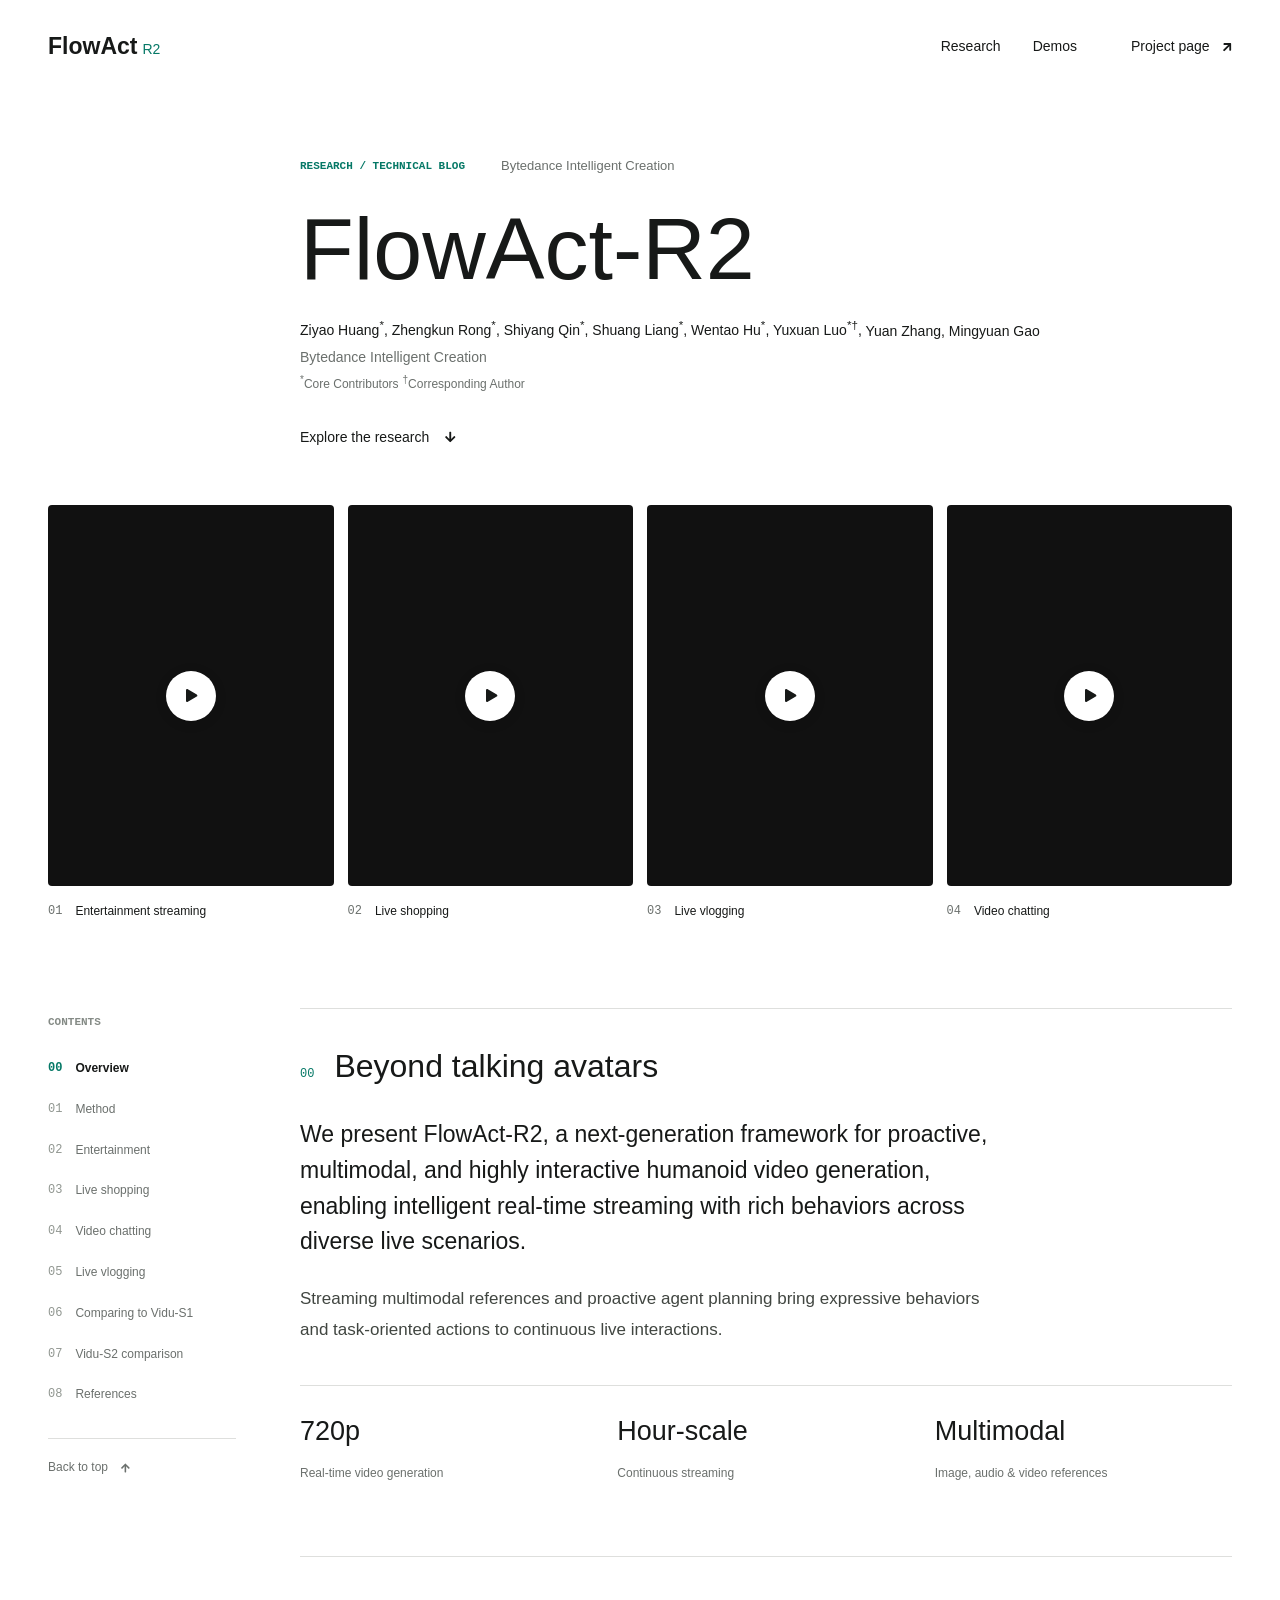
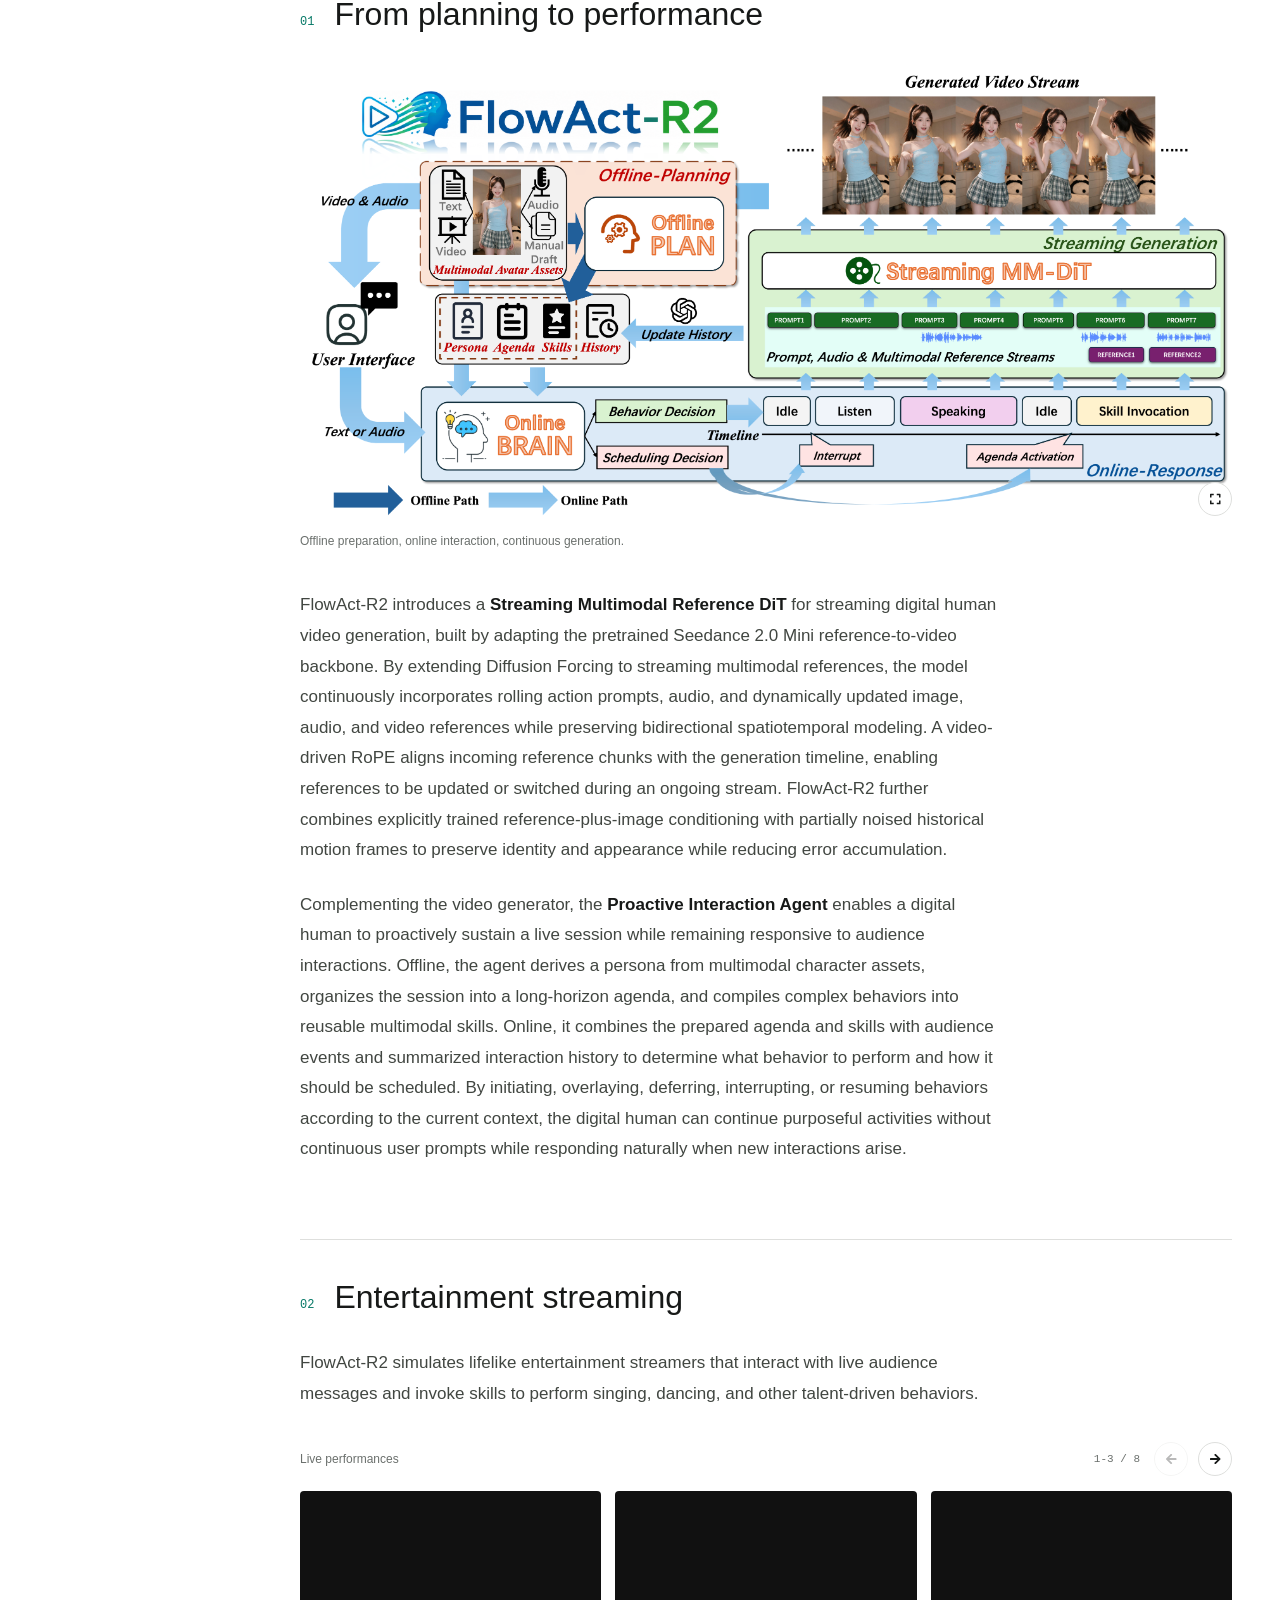
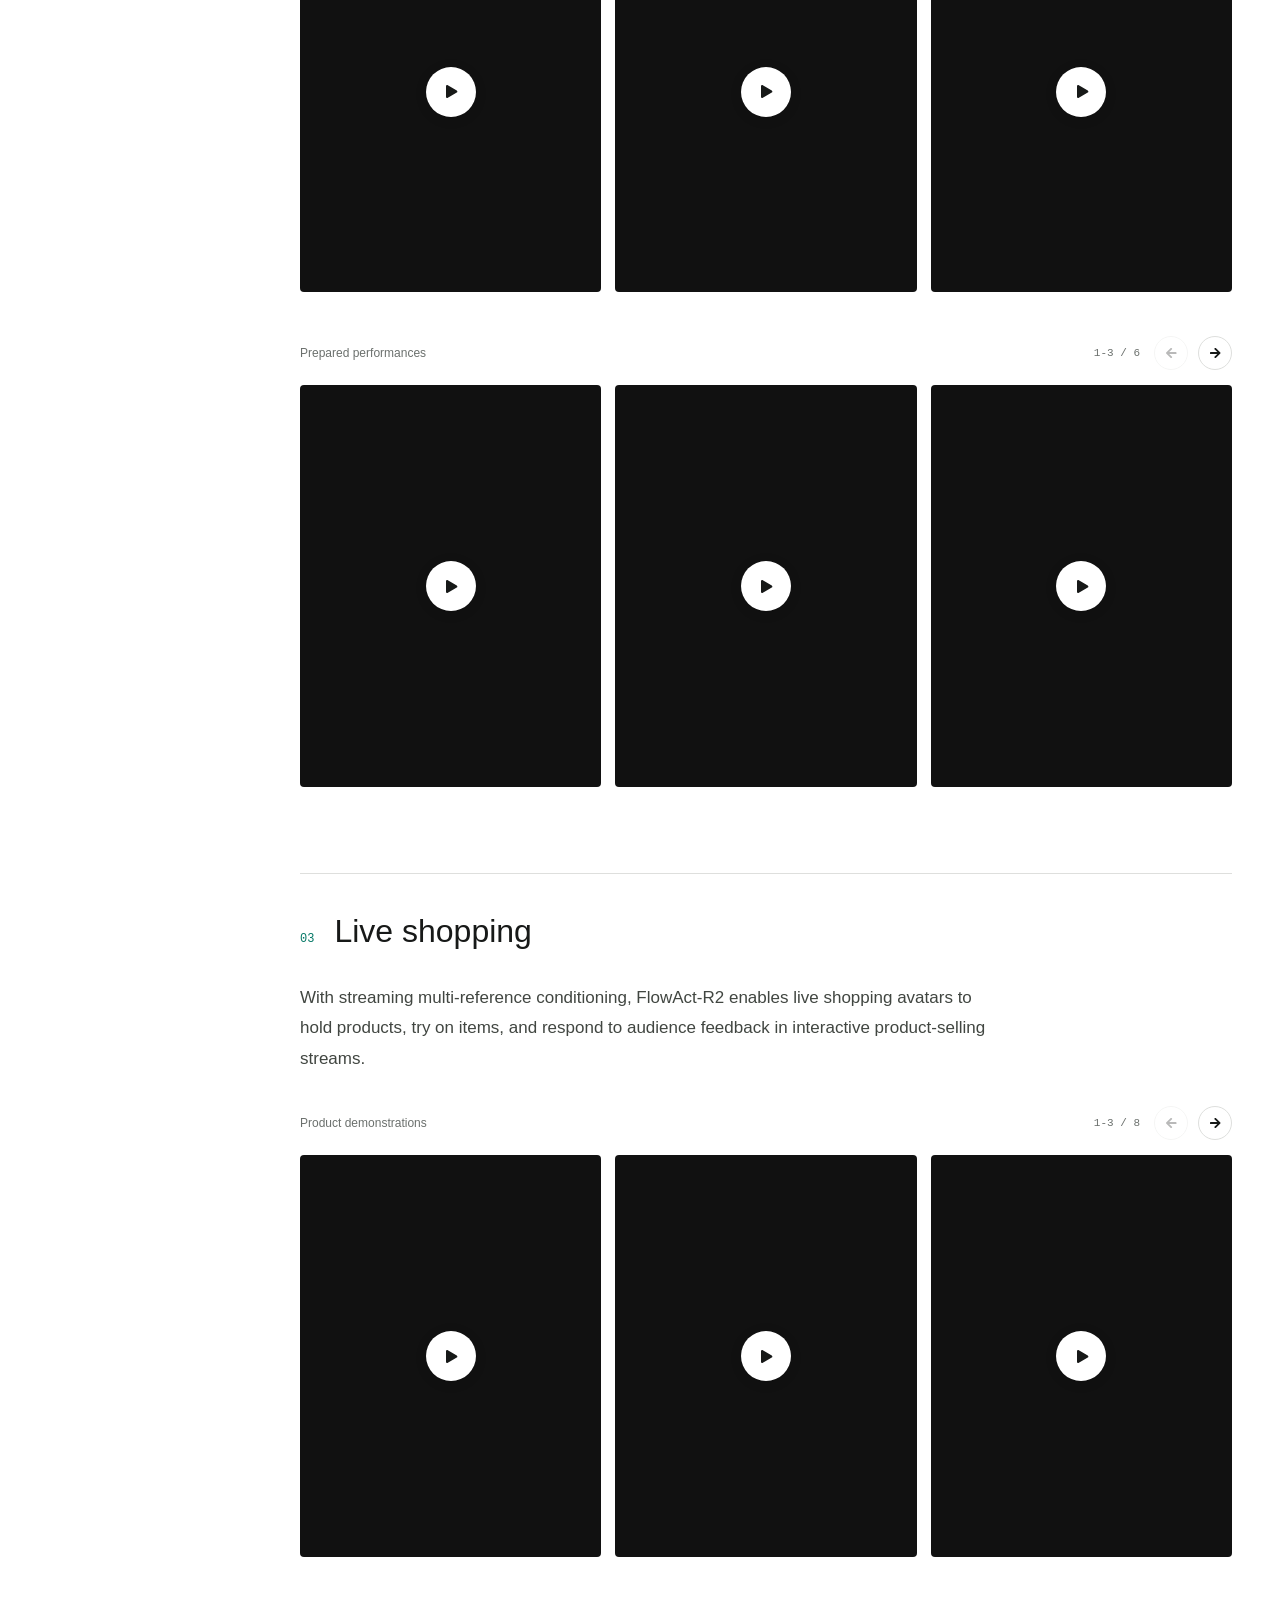
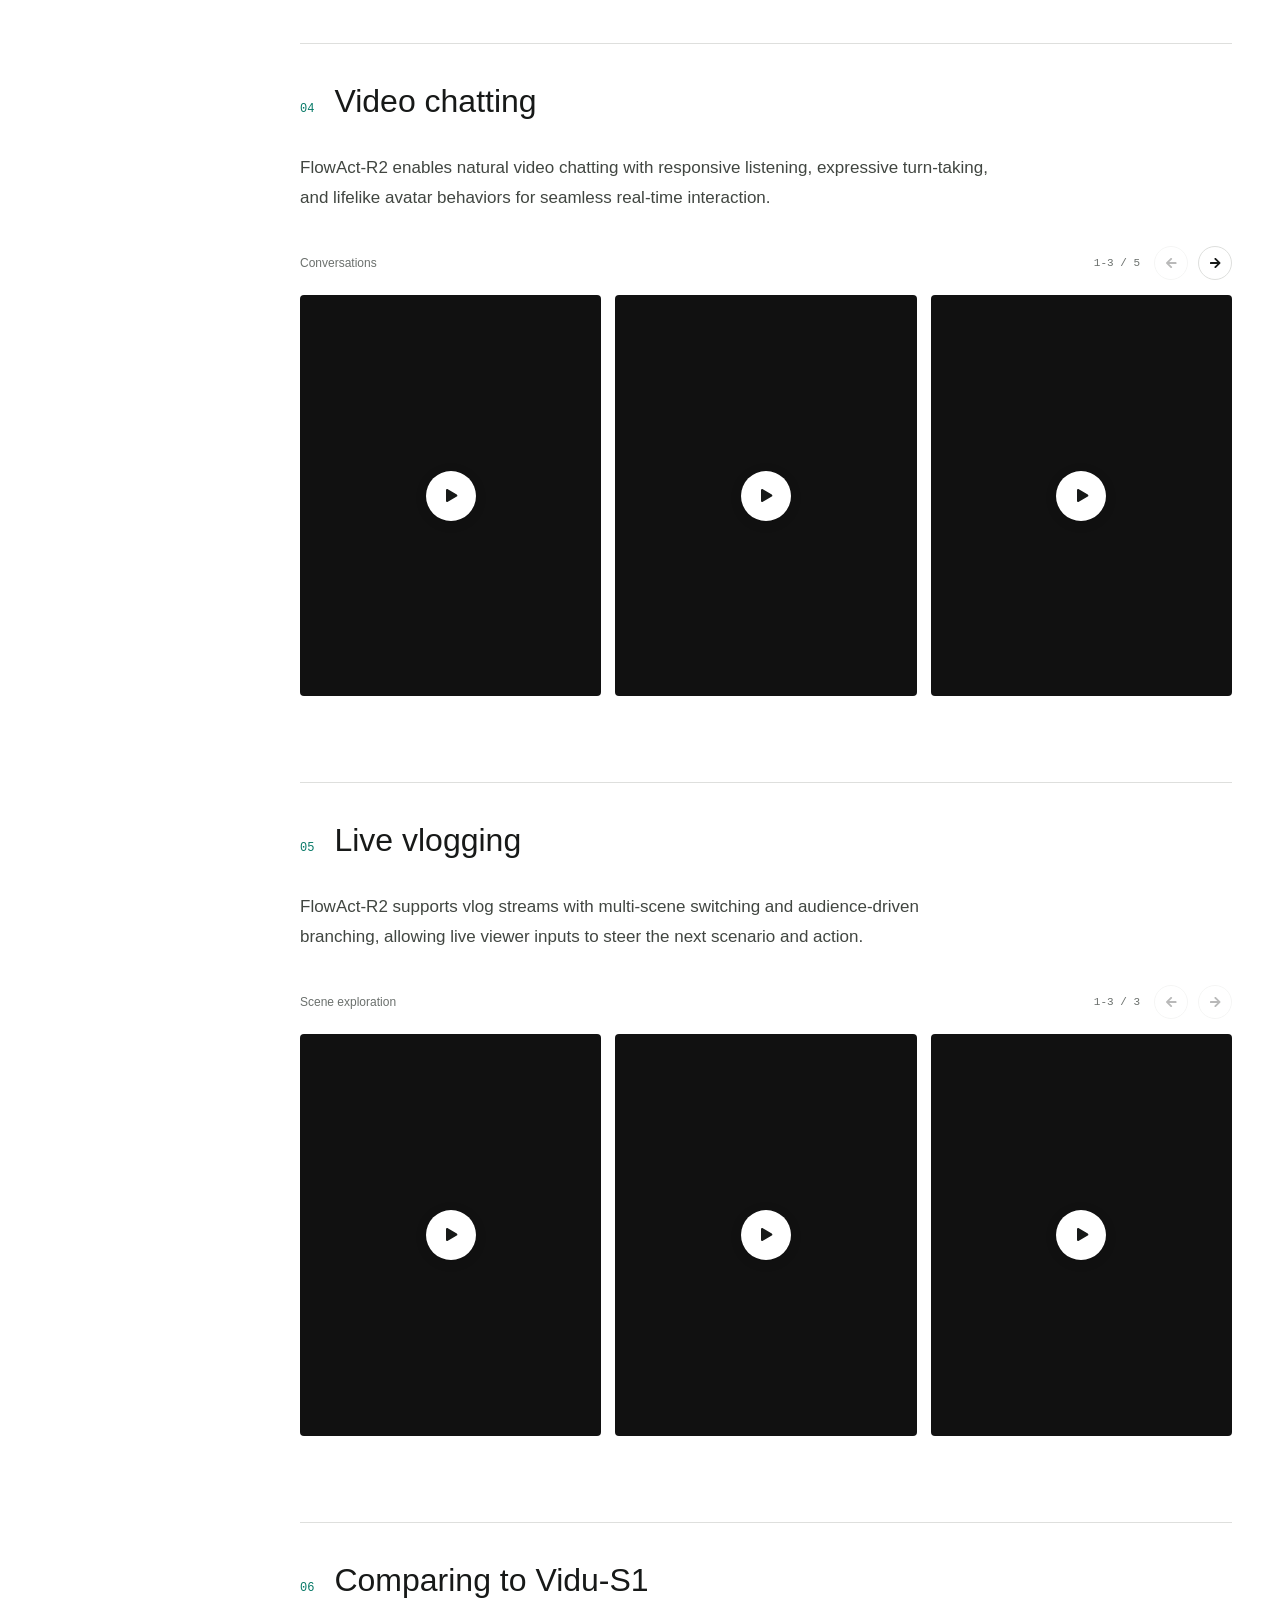
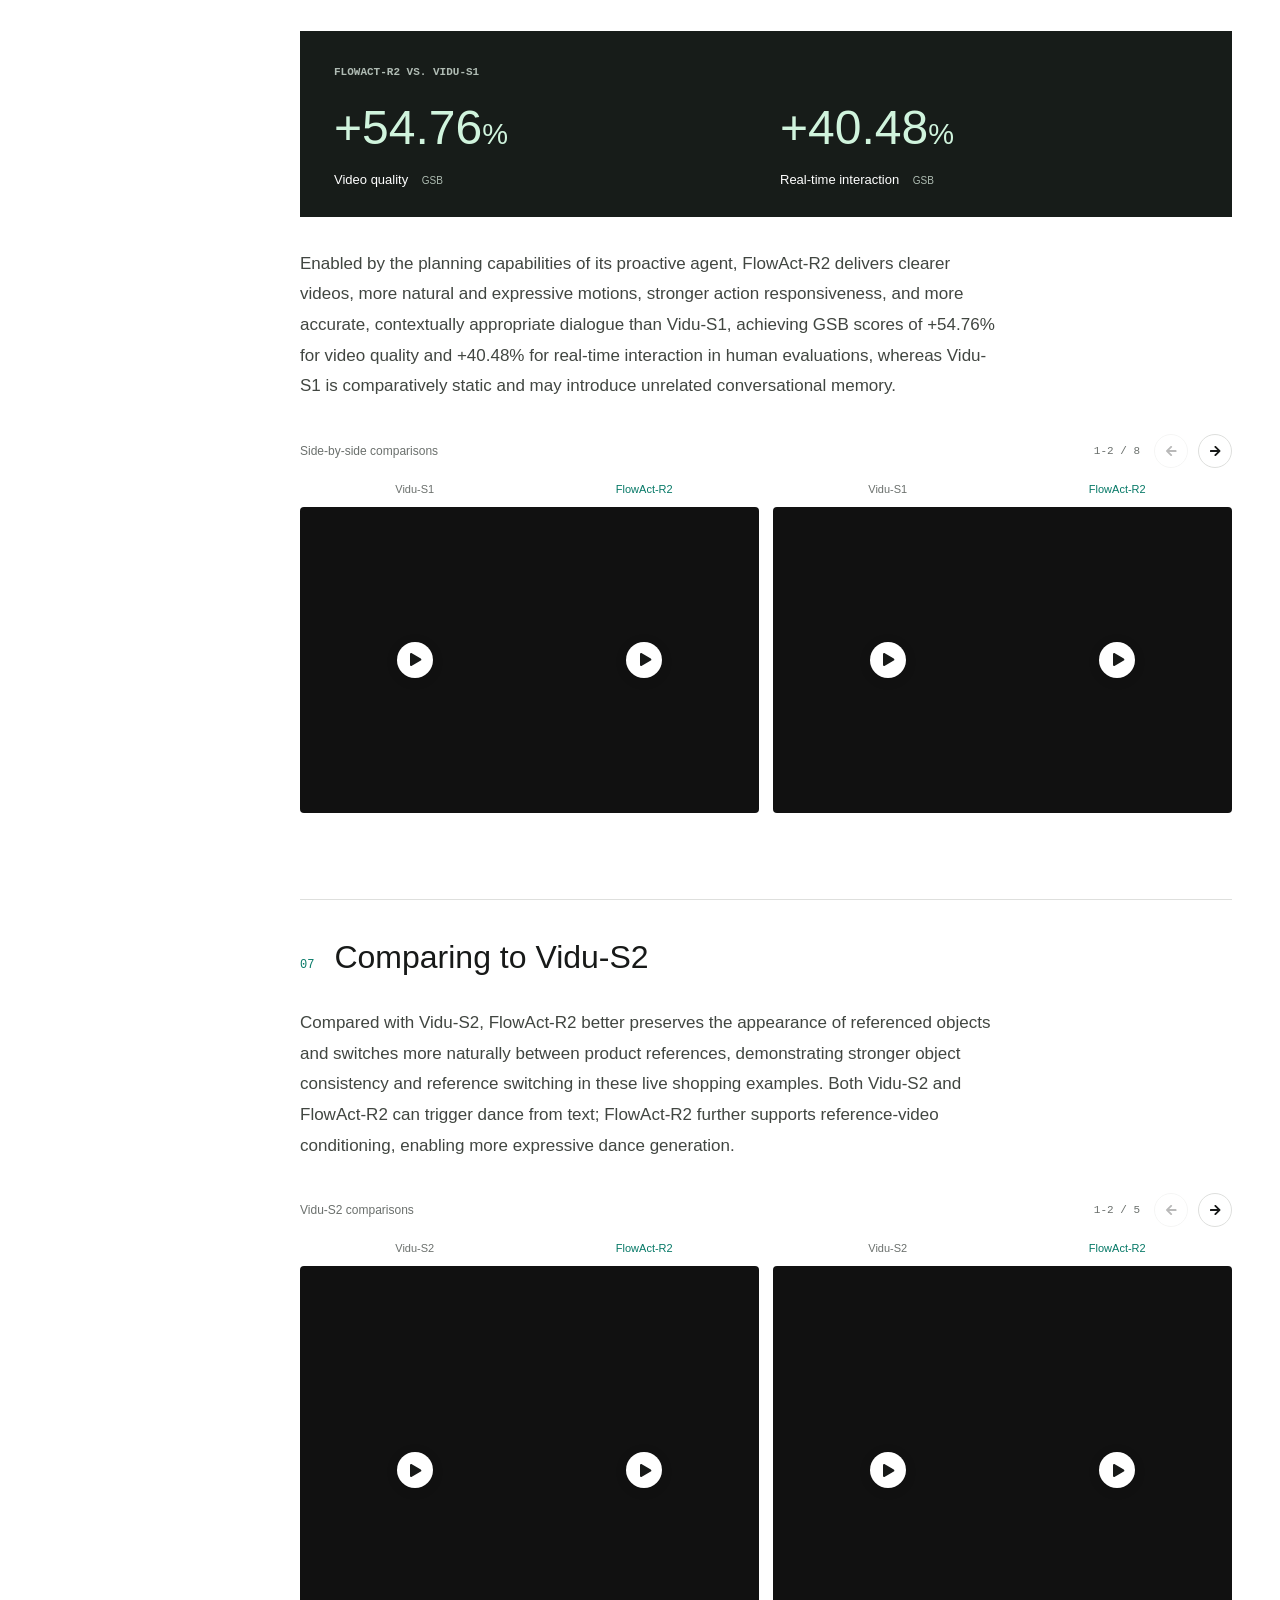
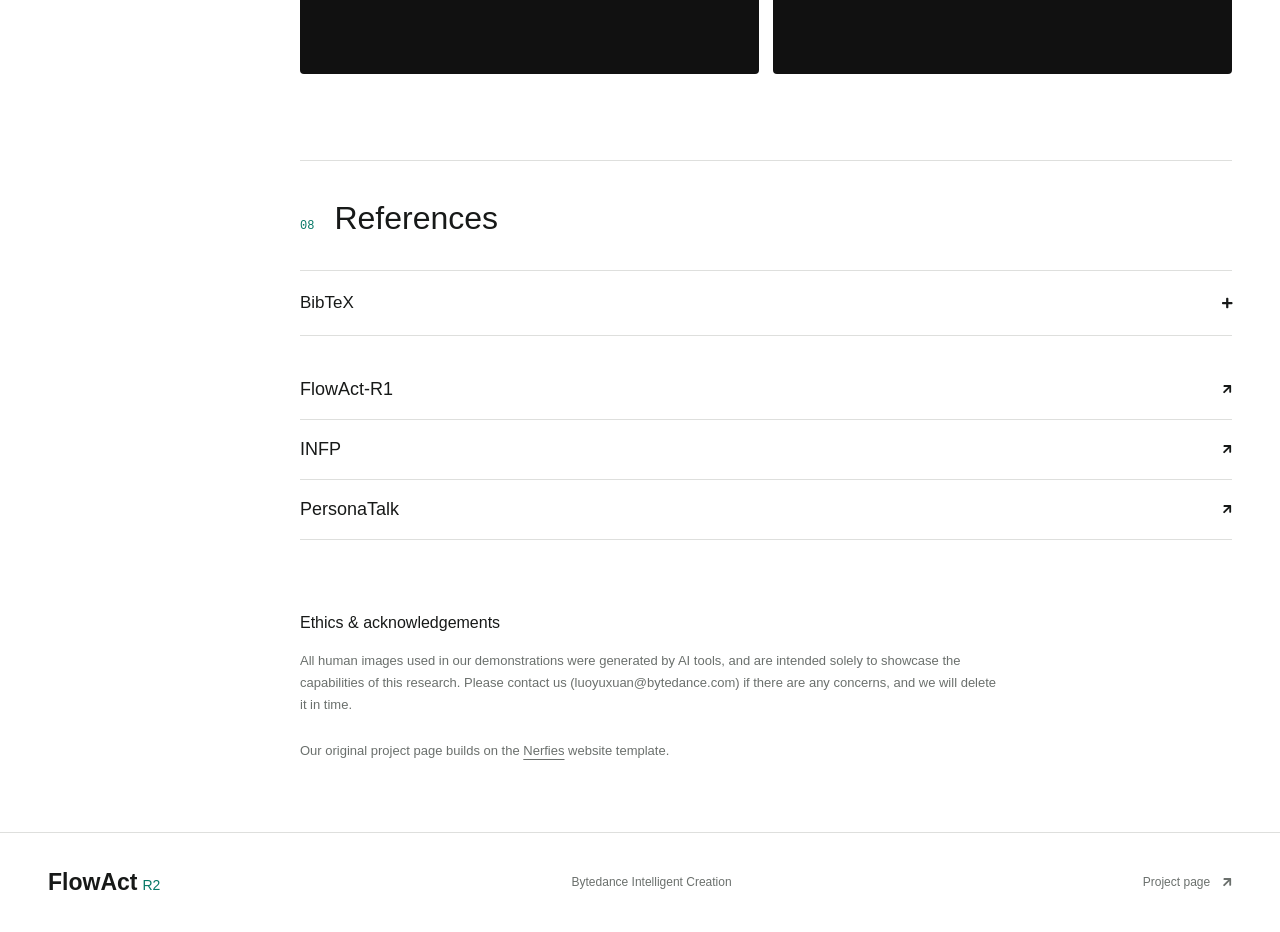
<file: index_blog.html>
<!DOCTYPE html>

<html lang="en"><head>
<meta charset="utf-8"/><meta content="width=device-width, initial-scale=1" name="viewport"/>
<meta content="FlowAct-R2: Beyond Talking Avatar via Streaming Multimodal References and Proactive Agent Planning." name="description"/>
<meta content="#ffffff" name="theme-color"/><title>FlowAct-R2 | Research</title>
<link href="./static/css/blog.css?v=20260916_vidu_s2" rel="stylesheet"/>
<script defer="" src="./static/js/fontawesome.all.min.js"></script>
<script defer="" src="./static/js/blog.js?v=20260916_vidu_s2"></script>
</head><body>
<a class="skip-link" href="#overview">Skip to article</a>
<header class="site-header" id="top">
<a class="wordmark" href="#top">FlowAct<span class="wordmark-version">R2</span></a>
<nav aria-label="Site navigation"><a href="#method">Research</a><a href="#entertainment">Demos</a>
<a class="project-link" href="./index.html">Project page <i aria-hidden="true" class="fas fa-arrow-up"></i></a></nav>
</header><main>
<header class="article-header">
<div class="article-meta"><span class="eyebrow">Research / Technical blog</span><span>Bytedance Intelligent Creation</span></div>
<h1>FlowAct-R2</h1>
<div class="article-author-byline"><div class="is-size-5 publication-authors">
<span class="author-block">
Ziyao Huang<sup>*</sup>,
            </span>
<span class="author-block">
Zhengkun Rong<sup>*</sup>,
            </span>
<span class="author-block">
Shiyang Qin<sup>*</sup>,
            </span>
<span class="author-block">
Shuang Liang<sup>*</sup>,
            </span>
<span class="author-block">
Wentao Hu<sup>*</sup>,
            </span>
<span class="author-block">
Yuxuan Luo<sup>*†</sup>,
            </span>
<span class="author-block">
Yuan Zhang,
            </span>
<span class="author-block">
Mingyuan Gao
</span>
</div><div class="is-size-5 publication-authors">
<span class="author-block">Bytedance Intelligent Creation</span>
</div><div class="is-size-5 publication-authors">
<span class="eql-cntrb"><small><sup>*</sup>Core Contributors</small></span>
<span class="eql-cntrb"><small><sup>†</sup>Corresponding Author</small></span>
</div></div>
<a class="text-link" href="#method">Explore the research <i aria-hidden="true" class="fas fa-arrow-down"></i></a>
</header>
<div aria-label="Featured demonstrations" class="featured-media"><figure><div class="video-shell">
<video aria-label="Entertainment streaming" controls="" loop="" playsinline="" poster="https://avatar-agent.tos-cn-beijing.volces.com/flowact-r2-project-clean-20260920/static/videos/entertainment_final_danmaku_only/nono_20260624_185701_647_withrefaudio_faststart.jpg?v=20260907" preload="none"><source data-src="https://avatar-agent.tos-cn-beijing.volces.com/flowact-r2-project-clean-20260920/static/videos/entertainment_final_danmaku_only/dance_copyright_clean_20260914/teaser/nono_with_aigc_refs.mp4" type="video/mp4"/></video>
<button aria-label="Play Entertainment streaming" class="video-play" title="Play Entertainment streaming" type="button"><i aria-hidden="true" class="fas fa-play"></i></button>
<span class="video-error" hidden="" role="status"></span>
</div><figcaption><span>01</span>Entertainment streaming</figcaption></figure><figure><div class="video-shell">
<video aria-label="Live shopping" controls="" loop="" playsinline="" poster="https://avatar-agent.tos-cn-beijing.volces.com/flowact-r2-project-clean-20260920/static/videos/shop/multigood_0902/case_004_005_006_crop1_comp_danmaku_first_frame.jpg?v=20260907_first" preload="none"><source data-src="https://avatar-agent.tos-cn-beijing.volces.com/flowact-r2-project-clean-20260920/static/videos/teaser/teaser_with_refs_20260907/case_004_005_006_crop1_comp_danmaku_withrefs.mp4" type="video/mp4"/></video>
<button aria-label="Play Live shopping" class="video-play" title="Play Live shopping" type="button"><i aria-hidden="true" class="fas fa-play"></i></button>
<span class="video-error" hidden="" role="status"></span>
</div><figcaption><span>02</span>Live shopping</figcaption></figure><figure><div class="video-shell">
<video aria-label="Live vlogging" controls="" loop="" playsinline="" poster="https://avatar-agent.tos-cn-beijing.volces.com/flowact-r2-project-clean-20260920/static/videos/IG/r2_audience_danmaku_compressed_crf28/vlog_shichahai_v5_online_20260812_011014.jpg?v=20260907" preload="none"><source data-src="https://avatar-agent.tos-cn-beijing.volces.com/flowact-r2-project-clean-20260920/static/videos/teaser/teaser_with_refs_20260907/vlog_shichahai_v5_online_20260812_011014_withrefs.mp4" type="video/mp4"/></video>
<button aria-label="Play Live vlogging" class="video-play" title="Play Live vlogging" type="button"><i aria-hidden="true" class="fas fa-play"></i></button>
<span class="video-error" hidden="" role="status"></span>
</div><figcaption><span>03</span>Live vlogging</figcaption></figure><figure><div class="video-shell">
<video aria-label="Video chatting" controls="" loop="" playsinline="" poster="https://avatar-agent.tos-cn-beijing.volces.com/flowact-r2-project-clean-20260920/static/videos/videochat/P0_talk_1_s2s_roleplay_20260820_v26_more_human_empathy_sophie_bgm010_20260826_cut13p5_22_bgm006_20260928_no_bgm_audience_v2_first_frame.jpg?v=20260929_audience_v2" preload="none"><source data-src="https://avatar-agent.tos-cn-beijing.volces.com/flowact-r2-project-clean-20260920/static/videos/videochat/P0_talk_1_s2s_roleplay_20260820_v26_more_human_empathy_sophie_bgm010_20260826_cut13p5_22_bgm006_20260928_no_bgm_audience_v2_faststart.mp4" type="video/mp4"/></video>
<button aria-label="Play Video chatting" class="video-play" title="Play Video chatting" type="button"><i aria-hidden="true" class="fas fa-play"></i></button>
<span class="video-error" hidden="" role="status"></span>
</div><figcaption><span>04</span>Video chatting</figcaption></figure></div>
<div class="article-layout">
<aside class="contents"><nav aria-label="Article contents"><span class="eyebrow">Contents</span><a href="#overview"><span>00</span>Overview</a><a href="#method"><span>01</span>Method</a><a href="#entertainment"><span>02</span>Entertainment</a><a href="#shopping"><span>03</span>Live shopping</a><a href="#chatting"><span>04</span>Video chatting</a><a href="#vlogging"><span>05</span>Live vlogging</a><a href="#evaluation"><span>06</span>Comparing to Vidu-S1</a><a href="#evaluation-s2"><span>07</span>Vidu-S2 comparison</a><a href="#references"><span>08</span>References</a>
<a class="back-top" href="#top">Back to top <i aria-hidden="true" class="fas fa-arrow-up"></i></a></nav></aside>
<article><section aria-labelledby="overview-heading" class="article-section" id="overview">
<div class="section-heading"><span class="section-number">00</span><h2 id="overview-heading">Beyond talking avatars</h2></div>
<div class="prose"><p class="lead">We present FlowAct-R2, a next-generation framework for proactive, multimodal, and highly interactive humanoid video generation, enabling intelligent real-time streaming with rich behaviors across diverse live scenarios.</p>
<p>Streaming multimodal references and proactive agent planning bring expressive behaviors and task-oriented actions to continuous live interactions.</p></div>
<div class="capabilities">
<div><span class="capability-value">720p</span><span>Real-time video generation</span></div>
<div><span class="capability-value">Hour-scale</span><span>Continuous streaming</span></div>
<div><span class="capability-value">Multimodal</span><span>Image, audio &amp; video references</span></div>
</div></section><section aria-labelledby="method-heading" class="article-section" id="method">
<div class="section-heading"><span class="section-number">01</span><h2 id="method-heading">From planning to performance</h2></div>
<figure class="method-figure">
<a href="./static/images/method_v10.png" rel="noopener" target="_blank" title="Open method diagram at full resolution">
<img alt="FlowAct-R2 architecture: offline planning, online agent scheduling, and streaming multimodal-reference video generation." height="2850" loading="lazy" src="./static/images/method_v10.png?v=20260916_vidu_s2" width="5885"/>
<span class="diagram-expand"><i aria-hidden="true" class="fas fa-expand"></i><span class="sr-only">Open full diagram</span></span>
</a><figcaption>Offline preparation, online interaction, continuous generation.</figcaption>
</figure><div class="prose"><p>
            FlowAct-R2 introduces a <strong>Streaming Multimodal Reference DiT</strong> for streaming digital human video generation, built by adapting the pretrained Seedance 2.0 Mini reference-to-video backbone. By extending Diffusion Forcing to streaming multimodal references, the model continuously incorporates rolling action prompts, audio, and dynamically updated image, audio, and video references while preserving bidirectional spatiotemporal modeling. A video-driven RoPE aligns incoming reference chunks with the generation timeline, enabling references to be updated or switched during an ongoing stream. FlowAct-R2 further combines explicitly trained reference-plus-image conditioning with partially noised historical motion frames to preserve identity and appearance while reducing error accumulation. 
          </p><p>
            Complementing the video generator, the <strong>Proactive Interaction Agent</strong> enables a digital human to proactively sustain a live session while remaining responsive to audience interactions. Offline, the agent derives a persona from multimodal character assets, organizes the session into a long-horizon agenda, and compiles complex behaviors into reusable multimodal skills. Online, it combines the prepared agenda and skills with audience events and summarized interaction history to determine what behavior to perform and how it should be scheduled. By initiating, overlaying, deferring, interrupting, or resuming behaviors according to the current context, the digital human can continue purposeful activities without continuous user prompts while responding naturally when new interactions arise.
          </p></div></section><section aria-labelledby="entertainment-heading" class="article-section" id="entertainment">
<div class="section-heading"><span class="section-number">02</span><h2 id="entertainment-heading">Entertainment streaming</h2></div>
<div class="prose"><p>
        FlowAct-R2 simulates lifelike entertainment streamers that interact with live audience messages and invoke skills to perform singing, dancing, and other talent-driven behaviors.
      </p></div><div class="gallery" data-gallery="">
<div class="gallery-toolbar"><span>Live performances</span>
<div class="gallery-actions"><span aria-live="polite" class="gallery-counter"></span>
<button aria-label="Previous Live performances" class="icon-button" data-direction="-1" title="Previous videos" type="button"><i aria-hidden="true" class="fas fa-arrow-left"></i></button>
<button aria-label="Next Live performances" class="icon-button" data-direction="1" title="Next videos" type="button"><i aria-hidden="true" class="fas fa-arrow-right"></i></button>
</div>
</div>
<div aria-label="Live performances videos" class="gallery-track" id="blog-entertainment-carousel" tabindex="0"><div class="gallery-item"><div class="video-shell">
<video aria-label="Live performances 1" controls="" data-poster="https://avatar-agent.tos-cn-beijing.volces.com/flowact-r2-project-clean-20260920/static/videos/entertainment_final_danmaku_only/sing1_faststart.jpg?v=20260916_vidu_s2" loop="" playsinline="" preload="none"><source data-src="https://avatar-agent.tos-cn-beijing.volces.com/flowact-r2-project-clean-20260920/static/videos/entertainment_final_danmaku_only/sing1_faststart.mp4" type="video/mp4"/></video>
<button aria-label="Play Live performances 1" class="video-play" title="Play Live performances 1" type="button"><i aria-hidden="true" class="fas fa-play"></i></button>
<span class="video-error" hidden="" role="status"></span>
</div></div><div class="gallery-item"><div class="video-shell">
<video aria-label="Live performances 2" controls="" data-poster="https://avatar-agent.tos-cn-beijing.volces.com/flowact-r2-project-clean-20260920/static/videos/entertainment_final_danmaku_only/dance2_faststart.jpg?v=20260914" loop="" playsinline="" preload="none"><source data-src="https://avatar-agent.tos-cn-beijing.volces.com/flowact-r2-project-clean-20260920/static/videos/entertainment_final_danmaku_only/dance_copyright_clean_20260914/videos/01_dance2.mp4" type="video/mp4"/></video>
<button aria-label="Play Live performances 2" class="video-play" title="Play Live performances 2" type="button"><i aria-hidden="true" class="fas fa-play"></i></button>
<span class="video-error" hidden="" role="status"></span>
</div></div><div class="gallery-item"><div class="video-shell">
<video aria-label="Live performances 3" controls="" data-poster="https://avatar-agent.tos-cn-beijing.volces.com/flowact-r2-project-clean-20260920/static/videos/entertainment_final_danmaku_only/qiaopixiaoyima_faststart.jpg?v=20260914" loop="" playsinline="" preload="none"><source data-src="https://avatar-agent.tos-cn-beijing.volces.com/flowact-r2-project-clean-20260920/static/videos/entertainment_final_danmaku_only/dance_copyright_clean_20260914/videos/03_qiaopixiaoyima.mp4" type="video/mp4"/></video>
<button aria-label="Play Live performances 3" class="video-play" title="Play Live performances 3" type="button"><i aria-hidden="true" class="fas fa-play"></i></button>
<span class="video-error" hidden="" role="status"></span>
</div></div><div class="gallery-item"><div class="video-shell">
<video aria-label="Live performances 4" controls="" data-poster="https://avatar-agent.tos-cn-beijing.volces.com/flowact-r2-project-clean-20260920/static/videos/entertainment_final_danmaku_only/zhangheyi_faststart.jpg?v=20260914" loop="" playsinline="" preload="none"><source data-src="https://avatar-agent.tos-cn-beijing.volces.com/flowact-r2-project-clean-20260920/static/videos/entertainment_final_danmaku_only/dance_copyright_clean_20260914/videos/05_zhangheyi.mp4" type="video/mp4"/></video>
<button aria-label="Play Live performances 4" class="video-play" title="Play Live performances 4" type="button"><i aria-hidden="true" class="fas fa-play"></i></button>
<span class="video-error" hidden="" role="status"></span>
</div></div><div class="gallery-item"><div class="video-shell">
<video aria-label="Live performances 5" controls="" data-poster="https://avatar-agent.tos-cn-beijing.volces.com/flowact-r2-project-clean-20260920/static/videos/entertainment_final_danmaku_only/yizhiyu_faststart.jpg?v=20260914" loop="" playsinline="" preload="none"><source data-src="https://avatar-agent.tos-cn-beijing.volces.com/flowact-r2-project-clean-20260920/static/videos/entertainment_final_danmaku_only/dance_copyright_clean_20260914/videos/04_yizhiyu.mp4" type="video/mp4"/></video>
<button aria-label="Play Live performances 5" class="video-play" title="Play Live performances 5" type="button"><i aria-hidden="true" class="fas fa-play"></i></button>
<span class="video-error" hidden="" role="status"></span>
</div></div><div class="gallery-item"><div class="video-shell">
<video aria-label="Live performances 6" controls="" data-poster="https://avatar-agent.tos-cn-beijing.volces.com/flowact-r2-project-clean-20260920/static/videos/entertainment_final_danmaku_only/chat2_sing1_faststart.jpg?v=20260916_vidu_s2" loop="" playsinline="" preload="none"><source data-src="https://avatar-agent.tos-cn-beijing.volces.com/flowact-r2-project-clean-20260920/static/videos/entertainment_final_danmaku_only/chat2_sing1_faststart.mp4" type="video/mp4"/></video>
<button aria-label="Play Live performances 6" class="video-play" title="Play Live performances 6" type="button"><i aria-hidden="true" class="fas fa-play"></i></button>
<span class="video-error" hidden="" role="status"></span>
</div></div><div class="gallery-item"><div class="video-shell">
<video aria-label="Live performances 7" controls="" data-poster="https://avatar-agent.tos-cn-beijing.volces.com/flowact-r2-project-clean-20260920/static/videos/entertainment_final_danmaku_only/instrument1_faststart.jpg?v=20260916_vidu_s2" loop="" playsinline="" preload="none"><source data-src="https://avatar-agent.tos-cn-beijing.volces.com/flowact-r2-project-clean-20260920/static/videos/entertainment_final_danmaku_only/instrument1_faststart.mp4" type="video/mp4"/></video>
<button aria-label="Play Live performances 7" class="video-play" title="Play Live performances 7" type="button"><i aria-hidden="true" class="fas fa-play"></i></button>
<span class="video-error" hidden="" role="status"></span>
</div></div><div class="gallery-item"><div class="video-shell">
<video aria-label="Live performances 8" controls="" data-poster="https://avatar-agent.tos-cn-beijing.volces.com/flowact-r2-project-clean-20260920/static/videos/entertainment_final_danmaku_only/chat4_faststart.jpg?v=20260916_vidu_s2" loop="" playsinline="" preload="none"><source data-src="https://avatar-agent.tos-cn-beijing.volces.com/flowact-r2-project-clean-20260920/static/videos/entertainment_final_danmaku_only/chat4_faststart.mp4" type="video/mp4"/></video>
<button aria-label="Play Live performances 8" class="video-play" title="Play Live performances 8" type="button"><i aria-hidden="true" class="fas fa-play"></i></button>
<span class="video-error" hidden="" role="status"></span>
</div></div></div>
</div><div class="gallery" data-gallery="">
<div class="gallery-toolbar"><span>Prepared performances</span>
<div class="gallery-actions"><span aria-live="polite" class="gallery-counter"></span>
<button aria-label="Previous Prepared performances" class="icon-button" data-direction="-1" title="Previous videos" type="button"><i aria-hidden="true" class="fas fa-arrow-left"></i></button>
<button aria-label="Next Prepared performances" class="icon-button" data-direction="1" title="Next videos" type="button"><i aria-hidden="true" class="fas fa-arrow-right"></i></button>
</div>
</div>
<div aria-label="Prepared performances videos" class="gallery-track" id="blog-offline-carousel" tabindex="0"><div class="gallery-item"><div class="video-shell">
<video aria-label="Prepared performances 1" controls="" data-poster="https://avatar-agent.tos-cn-beijing.volces.com/flowact-r2-project-clean-20260920/static/videos/offline_videos_comressed/1.jpg?v=20260916_vidu_s2" loop="" playsinline="" preload="none"><source data-src="https://avatar-agent.tos-cn-beijing.volces.com/flowact-r2-project-clean-20260920/static/videos/offline_videos_comressed/1.mp4" type="video/mp4"/></video>
<button aria-label="Play Prepared performances 1" class="video-play" title="Play Prepared performances 1" type="button"><i aria-hidden="true" class="fas fa-play"></i></button>
<span class="video-error" hidden="" role="status"></span>
</div></div><div class="gallery-item"><div class="video-shell">
<video aria-label="Prepared performances 2" controls="" data-poster="https://avatar-agent.tos-cn-beijing.volces.com/flowact-r2-project-clean-20260920/static/videos/offline_videos_comressed/4.jpg?v=20260916_vidu_s2" loop="" playsinline="" preload="none"><source data-src="https://avatar-agent.tos-cn-beijing.volces.com/flowact-r2-project-clean-20260920/static/videos/offline_videos_comressed/4.mp4" type="video/mp4"/></video>
<button aria-label="Play Prepared performances 2" class="video-play" title="Play Prepared performances 2" type="button"><i aria-hidden="true" class="fas fa-play"></i></button>
<span class="video-error" hidden="" role="status"></span>
</div></div><div class="gallery-item"><div class="video-shell">
<video aria-label="Prepared performances 3" controls="" data-poster="https://avatar-agent.tos-cn-beijing.volces.com/flowact-r2-project-clean-20260920/static/videos/offline_videos_comressed/5.jpg?v=20260916_vidu_s2" loop="" playsinline="" preload="none"><source data-src="https://avatar-agent.tos-cn-beijing.volces.com/flowact-r2-project-clean-20260920/static/videos/offline_videos_comressed/5.mp4" type="video/mp4"/></video>
<button aria-label="Play Prepared performances 3" class="video-play" title="Play Prepared performances 3" type="button"><i aria-hidden="true" class="fas fa-play"></i></button>
<span class="video-error" hidden="" role="status"></span>
</div></div><div class="gallery-item"><div class="video-shell">
<video aria-label="Prepared performances 4" controls="" data-poster="https://avatar-agent.tos-cn-beijing.volces.com/flowact-r2-project-clean-20260920/static/videos/offline_videos_comressed/9.jpg?v=20260916_vidu_s2" loop="" playsinline="" preload="none"><source data-src="https://avatar-agent.tos-cn-beijing.volces.com/flowact-r2-project-clean-20260920/static/videos/offline_videos_comressed/9.mp4" type="video/mp4"/></video>
<button aria-label="Play Prepared performances 4" class="video-play" title="Play Prepared performances 4" type="button"><i aria-hidden="true" class="fas fa-play"></i></button>
<span class="video-error" hidden="" role="status"></span>
</div></div><div class="gallery-item"><div class="video-shell">
<video aria-label="Prepared performances 5" controls="" data-poster="https://avatar-agent.tos-cn-beijing.volces.com/flowact-r2-project-clean-20260920/static/videos/offline_videos_comressed/15.jpg?v=20260906" loop="" playsinline="" preload="none"><source data-src="https://avatar-agent.tos-cn-beijing.volces.com/flowact-r2-project-clean-20260920/static/videos/offline_videos_comressed/15.mp4" type="video/mp4"/></video>
<button aria-label="Play Prepared performances 5" class="video-play" title="Play Prepared performances 5" type="button"><i aria-hidden="true" class="fas fa-play"></i></button>
<span class="video-error" hidden="" role="status"></span>
</div></div><div class="gallery-item"><div class="video-shell">
<video aria-label="Prepared performances 6" controls="" data-poster="https://avatar-agent.tos-cn-beijing.volces.com/flowact-r2-project-clean-20260920/static/videos/offline_videos_comressed/24.jpg?v=20260906" loop="" playsinline="" preload="none"><source data-src="https://avatar-agent.tos-cn-beijing.volces.com/flowact-r2-project-clean-20260920/static/videos/offline_videos_comressed/24.mp4" type="video/mp4"/></video>
<button aria-label="Play Prepared performances 6" class="video-play" title="Play Prepared performances 6" type="button"><i aria-hidden="true" class="fas fa-play"></i></button>
<span class="video-error" hidden="" role="status"></span>
</div></div></div>
</div></section><section aria-labelledby="shopping-heading" class="article-section" id="shopping">
<div class="section-heading"><span class="section-number">03</span><h2 id="shopping-heading">Live shopping</h2></div>
<div class="prose"><p>
        With streaming multi-reference conditioning, FlowAct-R2 enables live shopping avatars to hold products, try on items, and respond to audience feedback in interactive product-selling streams.
      </p></div><div class="gallery" data-gallery="">
<div class="gallery-toolbar"><span>Product demonstrations</span>
<div class="gallery-actions"><span aria-live="polite" class="gallery-counter"></span>
<button aria-label="Previous Product demonstrations" class="icon-button" data-direction="-1" title="Previous videos" type="button"><i aria-hidden="true" class="fas fa-arrow-left"></i></button>
<button aria-label="Next Product demonstrations" class="icon-button" data-direction="1" title="Next videos" type="button"><i aria-hidden="true" class="fas fa-arrow-right"></i></button>
</div>
</div>
<div aria-label="Product demonstrations videos" class="gallery-track" id="blog-shopping-carousel" tabindex="0"><div class="gallery-item"><div class="video-shell">
<video aria-label="Product demonstrations 1" controls="" data-poster="https://avatar-agent.tos-cn-beijing.volces.com/flowact-r2-project-clean-20260920/static/videos/shop/multigood_0902/case_001_002_003.jpg?v=20260916_vidu_s2" loop="" playsinline="" preload="none"><source data-src="https://avatar-agent.tos-cn-beijing.volces.com/flowact-r2-project-clean-20260920/static/videos/shop/multigood_0902/case_001_002_003.mp4" type="video/mp4"/></video>
<button aria-label="Play Product demonstrations 1" class="video-play" title="Play Product demonstrations 1" type="button"><i aria-hidden="true" class="fas fa-play"></i></button>
<span class="video-error" hidden="" role="status"></span>
</div></div><div class="gallery-item"><div class="video-shell">
<video aria-label="Product demonstrations 2" controls="" data-poster="https://avatar-agent.tos-cn-beijing.volces.com/flowact-r2-project-clean-20260920/static/videos/shop/generation_maihuo_0902_danmaku_compressed/case_085.jpg?v=20260916_vidu_s2" loop="" playsinline="" preload="none"><source data-src="https://avatar-agent.tos-cn-beijing.volces.com/flowact-r2-project-clean-20260920/static/videos/shop/generation_maihuo_0902_danmaku_compressed/case_085.mp4" type="video/mp4"/></video>
<button aria-label="Play Product demonstrations 2" class="video-play" title="Play Product demonstrations 2" type="button"><i aria-hidden="true" class="fas fa-play"></i></button>
<span class="video-error" hidden="" role="status"></span>
</div></div><div class="gallery-item"><div class="video-shell">
<video aria-label="Product demonstrations 3" controls="" data-poster="https://avatar-agent.tos-cn-beijing.volces.com/flowact-r2-project-clean-20260920/static/videos/shop/case_061.jpg?v=20260916_vidu_s2" loop="" playsinline="" preload="none"><source data-src="https://avatar-agent.tos-cn-beijing.volces.com/flowact-r2-project-clean-20260920/static/videos/shop/case_061.mp4" type="video/mp4"/></video>
<button aria-label="Play Product demonstrations 3" class="video-play" title="Play Product demonstrations 3" type="button"><i aria-hidden="true" class="fas fa-play"></i></button>
<span class="video-error" hidden="" role="status"></span>
</div></div><div class="gallery-item"><div class="video-shell">
<video aria-label="Product demonstrations 4" controls="" data-poster="https://avatar-agent.tos-cn-beijing.volces.com/flowact-r2-project-clean-20260920/static/videos/shop/case_104.jpg?v=20260916_vidu_s2" loop="" playsinline="" preload="none"><source data-src="https://avatar-agent.tos-cn-beijing.volces.com/flowact-r2-project-clean-20260920/static/videos/shop/case_104.mp4" type="video/mp4"/></video>
<button aria-label="Play Product demonstrations 4" class="video-play" title="Play Product demonstrations 4" type="button"><i aria-hidden="true" class="fas fa-play"></i></button>
<span class="video-error" hidden="" role="status"></span>
</div></div><div class="gallery-item"><div class="video-shell">
<video aria-label="Product demonstrations 5" controls="" data-poster="https://avatar-agent.tos-cn-beijing.volces.com/flowact-r2-project-clean-20260920/static/videos/shop/generation_maihuo_0902_danmaku_compressed/case_004.jpg?v=20260916_vidu_s2" loop="" playsinline="" preload="none"><source data-src="https://avatar-agent.tos-cn-beijing.volces.com/flowact-r2-project-clean-20260920/static/videos/shop/generation_maihuo_0902_danmaku_compressed/case_004.mp4" type="video/mp4"/></video>
<button aria-label="Play Product demonstrations 5" class="video-play" title="Play Product demonstrations 5" type="button"><i aria-hidden="true" class="fas fa-play"></i></button>
<span class="video-error" hidden="" role="status"></span>
</div></div><div class="gallery-item"><div class="video-shell">
<video aria-label="Product demonstrations 6" controls="" data-poster="https://avatar-agent.tos-cn-beijing.volces.com/flowact-r2-project-clean-20260920/static/videos/shop/case_108.jpg?v=20260916_vidu_s2" loop="" playsinline="" preload="none"><source data-src="https://avatar-agent.tos-cn-beijing.volces.com/flowact-r2-project-clean-20260920/static/videos/shop/case_108.mp4" type="video/mp4"/></video>
<button aria-label="Play Product demonstrations 6" class="video-play" title="Play Product demonstrations 6" type="button"><i aria-hidden="true" class="fas fa-play"></i></button>
<span class="video-error" hidden="" role="status"></span>
</div></div><div class="gallery-item"><div class="video-shell">
<video aria-label="Product demonstrations 7" controls="" data-poster="https://avatar-agent.tos-cn-beijing.volces.com/flowact-r2-project-clean-20260920/static/videos/shop/generation_maihuo_0902_danmaku_compressed/case_024_first_frame.jpg?v=20260921_first" loop="" playsinline="" preload="none"><source data-src="https://avatar-agent.tos-cn-beijing.volces.com/flowact-r2-project-clean-20260920/static/videos/shop/generation_maihuo_0902_danmaku_compressed/case_024.mp4" type="video/mp4"/></video>
<button aria-label="Play Product demonstrations 7" class="video-play" title="Play Product demonstrations 7" type="button"><i aria-hidden="true" class="fas fa-play"></i></button>
<span class="video-error" hidden="" role="status"></span>
</div></div><div class="gallery-item"><div class="video-shell">
<video aria-label="Product demonstrations 8" controls="" data-poster="https://avatar-agent.tos-cn-beijing.volces.com/flowact-r2-project-clean-20260920/static/videos/shop/case_034.jpg?v=20260916_vidu_s2" loop="" playsinline="" preload="none"><source data-src="https://avatar-agent.tos-cn-beijing.volces.com/flowact-r2-project-clean-20260920/static/videos/shop/case_034.mp4" type="video/mp4"/></video>
<button aria-label="Play Product demonstrations 8" class="video-play" title="Play Product demonstrations 8" type="button"><i aria-hidden="true" class="fas fa-play"></i></button>
<span class="video-error" hidden="" role="status"></span>
</div></div></div>
</div></section><section aria-labelledby="chatting-heading" class="article-section" id="chatting">
<div class="section-heading"><span class="section-number">04</span><h2 id="chatting-heading">Video chatting</h2></div>
<div class="prose"><p>
          FlowAct-R2 enables natural video chatting with responsive listening, expressive turn-taking, and lifelike avatar behaviors for seamless real-time interaction.
        </p></div><div class="gallery" data-gallery="">
<div class="gallery-toolbar"><span>Conversations</span>
<div class="gallery-actions"><span aria-live="polite" class="gallery-counter"></span>
<button aria-label="Previous Conversations" class="icon-button" data-direction="-1" title="Previous videos" type="button"><i aria-hidden="true" class="fas fa-arrow-left"></i></button>
<button aria-label="Next Conversations" class="icon-button" data-direction="1" title="Next videos" type="button"><i aria-hidden="true" class="fas fa-arrow-right"></i></button>
</div>
</div>
<div aria-label="Conversations videos" class="gallery-track" id="blog-video-chatting-carousel" tabindex="0"><div class="gallery-item"><div class="video-shell">
<video aria-label="Conversations 1" controls="" data-poster="https://avatar-agent.tos-cn-beijing.volces.com/flowact-r2-project-clean-20260920/static/videos/videochat/0903_compressed_crf28/GIR-02_crop.jpg?v=20260916_vidu_s2" loop="" playsinline="" preload="none"><source data-src="https://avatar-agent.tos-cn-beijing.volces.com/flowact-r2-project-clean-20260920/static/videos/videochat/0903_compressed_crf28/GIR-02_crop.mp4" type="video/mp4"/></video>
<button aria-label="Play Conversations 1" class="video-play" title="Play Conversations 1" type="button"><i aria-hidden="true" class="fas fa-play"></i></button>
<span class="video-error" hidden="" role="status"></span>
</div></div><div class="gallery-item"><div class="video-shell">
<video aria-label="Conversations 2" controls="" data-poster="https://avatar-agent.tos-cn-beijing.volces.com/flowact-r2-project-clean-20260920/static/videos/videochat/0903_compressed_crf28/chat50_PET-03_20260901_personavoice_v2.jpg?v=20260916_vidu_s2" loop="" playsinline="" preload="none"><source data-src="https://avatar-agent.tos-cn-beijing.volces.com/flowact-r2-project-clean-20260920/static/videos/videochat/0903_compressed_crf28/chat50_PET-03_20260901_personavoice_v2.mp4" type="video/mp4"/></video>
<button aria-label="Play Conversations 2" class="video-play" title="Play Conversations 2" type="button"><i aria-hidden="true" class="fas fa-play"></i></button>
<span class="video-error" hidden="" role="status"></span>
</div></div><div class="gallery-item"><div class="video-shell">
<video aria-label="Conversations 3" controls="" data-poster="https://avatar-agent.tos-cn-beijing.volces.com/flowact-r2-project-clean-20260920/static/videos/videochat/20260831/chat50_EMP-03_20260814_chat50fix_audience_faststart.jpg?v=20260916_vidu_s2" loop="" playsinline="" preload="none"><source data-src="https://avatar-agent.tos-cn-beijing.volces.com/flowact-r2-project-clean-20260920/static/videos/videochat/20260831/chat50_EMP-03_20260814_chat50fix_audience_faststart.mp4" type="video/mp4"/></video>
<button aria-label="Play Conversations 3" class="video-play" title="Play Conversations 3" type="button"><i aria-hidden="true" class="fas fa-play"></i></button>
<span class="video-error" hidden="" role="status"></span>
</div></div><div class="gallery-item"><div class="video-shell">
<video aria-label="Conversations 4" controls="" data-poster="https://avatar-agent.tos-cn-beijing.volces.com/flowact-r2-project-clean-20260920/static/videos/videochat/0903_compressed_crf28/chat50_TRN-04_20260901_personavoice_v2.jpg?v=20260916_vidu_s2" loop="" playsinline="" preload="none"><source data-src="https://avatar-agent.tos-cn-beijing.volces.com/flowact-r2-project-clean-20260920/static/videos/videochat/0903_compressed_crf28/chat50_TRN-04_20260901_personavoice_v2.mp4" type="video/mp4"/></video>
<button aria-label="Play Conversations 4" class="video-play" title="Play Conversations 4" type="button"><i aria-hidden="true" class="fas fa-play"></i></button>
<span class="video-error" hidden="" role="status"></span>
</div></div><div class="gallery-item"><div class="video-shell">
<video aria-label="Conversations 5" controls="" data-poster="https://avatar-agent.tos-cn-beijing.volces.com/flowact-r2-project-clean-20260920/static/videos/videochat/0903/EMP-02_crop_compressed_faststart.jpg?v=20260916_vidu_s2" loop="" playsinline="" preload="none"><source data-src="https://avatar-agent.tos-cn-beijing.volces.com/flowact-r2-project-clean-20260920/static/videos/videochat/0903/EMP-02_crop_compressed_faststart.mp4" type="video/mp4"/></video>
<button aria-label="Play Conversations 5" class="video-play" title="Play Conversations 5" type="button"><i aria-hidden="true" class="fas fa-play"></i></button>
<span class="video-error" hidden="" role="status"></span>
</div></div></div>
</div></section><section aria-labelledby="vlogging-heading" class="article-section" id="vlogging">
<div class="section-heading"><span class="section-number">05</span><h2 id="vlogging-heading">Live vlogging</h2></div>
<div class="prose"><p>
          FlowAct-R2 supports vlog streams with multi-scene switching and audience-driven branching, allowing live viewer inputs to steer the next scenario and action.
        </p></div><div class="gallery" data-gallery="">
<div class="gallery-toolbar"><span>Scene exploration</span>
<div class="gallery-actions"><span aria-live="polite" class="gallery-counter"></span>
<button aria-label="Previous Scene exploration" class="icon-button" data-direction="-1" title="Previous videos" type="button"><i aria-hidden="true" class="fas fa-arrow-left"></i></button>
<button aria-label="Next Scene exploration" class="icon-button" data-direction="1" title="Next videos" type="button"><i aria-hidden="true" class="fas fa-arrow-right"></i></button>
</div>
</div>
<div aria-label="Scene exploration videos" class="gallery-track" id="blog-gaming-carousel" tabindex="0"><div class="gallery-item"><div class="video-shell">
<video aria-label="Scene exploration 1" controls="" data-poster="https://avatar-agent.tos-cn-beijing.volces.com/flowact-r2-project-clean-20260920/static/videos/IG/20260911_danmaku/GAME-GAL-XIANSHI-scenehold-v3b_20260904_manualfix_v1_bgm018_speechfit_scene3gpt2v3_useredit1_danmaku.jpg?v=20260916_vidu_s2" loop="" playsinline="" preload="none"><source data-src="https://avatar-agent.tos-cn-beijing.volces.com/flowact-r2-project-clean-20260920/static/videos/IG/20260911_danmaku/GAME-GAL-XIANSHI-scenehold-v3b_20260904_manualfix_v1_bgm018_speechfit_scene3gpt2v3_useredit1_danmaku.mp4" type="video/mp4"/></video>
<button aria-label="Play Scene exploration 1" class="video-play" title="Play Scene exploration 1" type="button"><i aria-hidden="true" class="fas fa-play"></i></button>
<span class="video-error" hidden="" role="status"></span>
</div></div><div class="gallery-item"><div class="video-shell">
<video aria-label="Scene exploration 2" controls="" data-poster="https://avatar-agent.tos-cn-beijing.volces.com/flowact-r2-project-clean-20260920/static/videos/videochat/0903_compressed_crf28/TRV-03_crop.jpg?v=20260916_vidu_s2" loop="" playsinline="" preload="none"><source data-src="https://avatar-agent.tos-cn-beijing.volces.com/flowact-r2-project-clean-20260920/static/videos/videochat/0903_compressed_crf28/TRV-03_crop.mp4" type="video/mp4"/></video>
<button aria-label="Play Scene exploration 2" class="video-play" title="Play Scene exploration 2" type="button"><i aria-hidden="true" class="fas fa-play"></i></button>
<span class="video-error" hidden="" role="status"></span>
</div></div><div class="gallery-item"><div class="video-shell">
<video aria-label="Scene exploration 3" controls="" data-poster="https://avatar-agent.tos-cn-beijing.volces.com/flowact-r2-project-clean-20260920/static/videos/IG/20260911_danmaku/EDU-HIS-v1-fxwalk-interactive-v4b-scenehold_20260904_manualfix_v1_bgm018_speechfit_useredit1_danmaku.jpg?v=20260916_vidu_s2" loop="" playsinline="" preload="none"><source data-src="https://avatar-agent.tos-cn-beijing.volces.com/flowact-r2-project-clean-20260920/static/videos/IG/20260911_danmaku/EDU-HIS-v1-fxwalk-interactive-v4b-scenehold_20260904_manualfix_v1_bgm018_speechfit_useredit1_danmaku.mp4" type="video/mp4"/></video>
<button aria-label="Play Scene exploration 3" class="video-play" title="Play Scene exploration 3" type="button"><i aria-hidden="true" class="fas fa-play"></i></button>
<span class="video-error" hidden="" role="status"></span>
</div></div></div>
</div></section><section aria-labelledby="evaluation-heading" class="article-section" id="evaluation">
<div class="section-heading"><span class="section-number">06</span><h2 id="evaluation-heading">Comparing to Vidu-S1</h2></div>
<div class="evaluation-summary"><span class="eyebrow">FlowAct-R2 vs. Vidu-S1</span>
<div class="evaluation-scores">
<div><span class="score">+54.76<span>%</span></span><span>Video quality <span class="score-unit">GSB</span></span></div>
<div><span class="score">+40.48<span>%</span></span><span>Real-time interaction <span class="score-unit">GSB</span></span></div>
</div></div><div class="prose"><p>
        Enabled by the planning capabilities of its proactive agent, FlowAct-R2 delivers clearer videos, more natural and expressive motions, stronger action responsiveness, and more accurate, contextually appropriate dialogue than Vidu-S1, achieving GSB scores of +54.76% for video quality and +40.48% for real-time interaction in human evaluations, whereas Vidu-S1 is comparatively static and may introduce unrelated conversational memory.
      </p></div>
<div class="gallery comparison-gallery" data-gallery="">
<div class="gallery-toolbar"><span>Side-by-side comparisons</span>
<div class="gallery-actions"><span aria-live="polite" class="gallery-counter"></span>
<button aria-label="Previous Side-by-side comparisons" class="icon-button" data-direction="-1" title="Previous videos" type="button"><i aria-hidden="true" class="fas fa-arrow-left"></i></button>
<button aria-label="Next Side-by-side comparisons" class="icon-button" data-direction="1" title="Next videos" type="button"><i aria-hidden="true" class="fas fa-arrow-right"></i></button>
</div>
</div>
<div aria-label="Side-by-side comparisons videos" class="gallery-track" id="blog-sota-video-carousel" tabindex="0"><div class="gallery-item comparison-pair"><div class="comparison-method"><span class="method-label">Vidu-S1</span><div class="video-shell">
<video aria-label="Vidu-S1" controls="" data-poster="https://avatar-agent.tos-cn-beijing.volces.com/flowact-r2-project-clean-20260920/static/videos/videochat/comp/marked_showcase_20260904/vidu/01_TRN-04_Q6_vidu.jpg?v=20260916_vidu_s2" loop="" playsinline="" preload="none"><source data-src="https://avatar-agent.tos-cn-beijing.volces.com/flowact-r2-project-clean-20260920/static/videos/videochat/comp/marked_showcase_20260904/vidu/01_TRN-04_Q6_vidu.mp4" type="video/mp4"/></video>
<button aria-label="Play Vidu-S1" class="video-play" title="Play Vidu-S1" type="button"><i aria-hidden="true" class="fas fa-play"></i></button>
<span class="video-error" hidden="" role="status"></span>
</div></div><div class="comparison-method"><span class="method-label">FlowAct-R2</span><div class="video-shell">
<video aria-label="FlowAct-R2" controls="" data-poster="https://avatar-agent.tos-cn-beijing.volces.com/flowact-r2-project-clean-20260920/static/videos/videochat/comp/marked_showcase_20260904/ours/01_TRN-04_Q6_ours.jpg?v=20260916_vidu_s2" loop="" playsinline="" preload="none"><source data-src="https://avatar-agent.tos-cn-beijing.volces.com/flowact-r2-project-clean-20260920/static/videos/videochat/comp/marked_showcase_20260904/ours/01_TRN-04_Q6_ours.mp4" type="video/mp4"/></video>
<button aria-label="Play FlowAct-R2" class="video-play" title="Play FlowAct-R2" type="button"><i aria-hidden="true" class="fas fa-play"></i></button>
<span class="video-error" hidden="" role="status"></span>
</div></div></div><div class="gallery-item comparison-pair"><div class="comparison-method"><span class="method-label">Vidu-S1</span><div class="video-shell">
<video aria-label="Vidu-S1" controls="" data-poster="https://avatar-agent.tos-cn-beijing.volces.com/flowact-r2-project-clean-20260920/static/videos/videochat/comp/marked_showcase_20260904/vidu/02_TRV-03_Q1-Q3_vidu.jpg?v=20260916_vidu_s2" loop="" playsinline="" preload="none"><source data-src="https://avatar-agent.tos-cn-beijing.volces.com/flowact-r2-project-clean-20260920/static/videos/videochat/comp/marked_showcase_20260904/vidu/02_TRV-03_Q1-Q3_vidu.mp4" type="video/mp4"/></video>
<button aria-label="Play Vidu-S1" class="video-play" title="Play Vidu-S1" type="button"><i aria-hidden="true" class="fas fa-play"></i></button>
<span class="video-error" hidden="" role="status"></span>
</div></div><div class="comparison-method"><span class="method-label">FlowAct-R2</span><div class="video-shell">
<video aria-label="FlowAct-R2" controls="" data-poster="https://avatar-agent.tos-cn-beijing.volces.com/flowact-r2-project-clean-20260920/static/videos/videochat/comp/marked_showcase_20260904/ours/02_TRV-03_Q1-Q3_ours.jpg?v=20260916_vidu_s2" loop="" playsinline="" preload="none"><source data-src="https://avatar-agent.tos-cn-beijing.volces.com/flowact-r2-project-clean-20260920/static/videos/videochat/comp/marked_showcase_20260904/ours/02_TRV-03_Q1-Q3_ours.mp4" type="video/mp4"/></video>
<button aria-label="Play FlowAct-R2" class="video-play" title="Play FlowAct-R2" type="button"><i aria-hidden="true" class="fas fa-play"></i></button>
<span class="video-error" hidden="" role="status"></span>
</div></div></div><div class="gallery-item comparison-pair"><div class="comparison-method"><span class="method-label">Vidu-S1</span><div class="video-shell">
<video aria-label="Vidu-S1" controls="" data-poster="https://avatar-agent.tos-cn-beijing.volces.com/flowact-r2-project-clean-20260920/static/videos/videochat/comp/marked_showcase_20260904/vidu/03_PET-03_Q3-Q4_vidu.jpg?v=20260916_vidu_s2" loop="" playsinline="" preload="none"><source data-src="https://avatar-agent.tos-cn-beijing.volces.com/flowact-r2-project-clean-20260920/static/videos/videochat/comp/marked_showcase_20260904/vidu/03_PET-03_Q3-Q4_vidu.mp4" type="video/mp4"/></video>
<button aria-label="Play Vidu-S1" class="video-play" title="Play Vidu-S1" type="button"><i aria-hidden="true" class="fas fa-play"></i></button>
<span class="video-error" hidden="" role="status"></span>
</div></div><div class="comparison-method"><span class="method-label">FlowAct-R2</span><div class="video-shell">
<video aria-label="FlowAct-R2" controls="" data-poster="https://avatar-agent.tos-cn-beijing.volces.com/flowact-r2-project-clean-20260920/static/videos/videochat/comp/marked_showcase_20260904/ours/03_PET-03_Q3-Q4_ours.jpg?v=20260916_vidu_s2" loop="" playsinline="" preload="none"><source data-src="https://avatar-agent.tos-cn-beijing.volces.com/flowact-r2-project-clean-20260920/static/videos/videochat/comp/marked_showcase_20260904/ours/03_PET-03_Q3-Q4_ours.mp4" type="video/mp4"/></video>
<button aria-label="Play FlowAct-R2" class="video-play" title="Play FlowAct-R2" type="button"><i aria-hidden="true" class="fas fa-play"></i></button>
<span class="video-error" hidden="" role="status"></span>
</div></div></div><div class="gallery-item comparison-pair"><div class="comparison-method"><span class="method-label">Vidu-S1</span><div class="video-shell">
<video aria-label="Vidu-S1" controls="" data-poster="https://avatar-agent.tos-cn-beijing.volces.com/flowact-r2-project-clean-20260920/static/videos/videochat/comp/marked_showcase_20260904/vidu/04_MKT-04_Q5_vidu.jpg?v=20260916_vidu_s2" loop="" playsinline="" preload="none"><source data-src="https://avatar-agent.tos-cn-beijing.volces.com/flowact-r2-project-clean-20260920/static/videos/videochat/comp/marked_showcase_20260904/vidu/04_MKT-04_Q5_vidu.mp4" type="video/mp4"/></video>
<button aria-label="Play Vidu-S1" class="video-play" title="Play Vidu-S1" type="button"><i aria-hidden="true" class="fas fa-play"></i></button>
<span class="video-error" hidden="" role="status"></span>
</div></div><div class="comparison-method"><span class="method-label">FlowAct-R2</span><div class="video-shell">
<video aria-label="FlowAct-R2" controls="" data-poster="https://avatar-agent.tos-cn-beijing.volces.com/flowact-r2-project-clean-20260920/static/videos/videochat/comp/marked_showcase_20260904/ours/04_MKT-04_Q5_ours.jpg?v=20260916_vidu_s2" loop="" playsinline="" preload="none"><source data-src="https://avatar-agent.tos-cn-beijing.volces.com/flowact-r2-project-clean-20260920/static/videos/videochat/comp/marked_showcase_20260904/ours/04_MKT-04_Q5_ours.mp4" type="video/mp4"/></video>
<button aria-label="Play FlowAct-R2" class="video-play" title="Play FlowAct-R2" type="button"><i aria-hidden="true" class="fas fa-play"></i></button>
<span class="video-error" hidden="" role="status"></span>
</div></div></div><div class="gallery-item comparison-pair"><div class="comparison-method"><span class="method-label">Vidu-S1</span><div class="video-shell">
<video aria-label="Vidu-S1" controls="" data-poster="https://avatar-agent.tos-cn-beijing.volces.com/flowact-r2-project-clean-20260920/static/videos/videochat/comp/marked_showcase_20260904/vidu/05_MKT-04_Q7_vidu.jpg?v=20260916_vidu_s2" loop="" playsinline="" preload="none"><source data-src="https://avatar-agent.tos-cn-beijing.volces.com/flowact-r2-project-clean-20260920/static/videos/videochat/comp/marked_showcase_20260904/vidu/05_MKT-04_Q7_vidu.mp4" type="video/mp4"/></video>
<button aria-label="Play Vidu-S1" class="video-play" title="Play Vidu-S1" type="button"><i aria-hidden="true" class="fas fa-play"></i></button>
<span class="video-error" hidden="" role="status"></span>
</div></div><div class="comparison-method"><span class="method-label">FlowAct-R2</span><div class="video-shell">
<video aria-label="FlowAct-R2" controls="" data-poster="https://avatar-agent.tos-cn-beijing.volces.com/flowact-r2-project-clean-20260920/static/videos/videochat/comp/marked_showcase_20260904/ours/05_MKT-04_Q7_ours.jpg?v=20260916_vidu_s2" loop="" playsinline="" preload="none"><source data-src="https://avatar-agent.tos-cn-beijing.volces.com/flowact-r2-project-clean-20260920/static/videos/videochat/comp/marked_showcase_20260904/ours/05_MKT-04_Q7_ours.mp4" type="video/mp4"/></video>
<button aria-label="Play FlowAct-R2" class="video-play" title="Play FlowAct-R2" type="button"><i aria-hidden="true" class="fas fa-play"></i></button>
<span class="video-error" hidden="" role="status"></span>
</div></div></div><div class="gallery-item comparison-pair"><div class="comparison-method"><span class="method-label">Vidu-S1</span><div class="video-shell">
<video aria-label="Vidu-S1" controls="" data-poster="https://avatar-agent.tos-cn-beijing.volces.com/flowact-r2-project-clean-20260920/static/videos/videochat/comp/marked_showcase_20260904/vidu/06_MKT-05_Q1_vidu.jpg?v=20260916_vidu_s2" loop="" playsinline="" preload="none"><source data-src="https://avatar-agent.tos-cn-beijing.volces.com/flowact-r2-project-clean-20260920/static/videos/videochat/comp/marked_showcase_20260904/vidu/06_MKT-05_Q1_vidu.mp4" type="video/mp4"/></video>
<button aria-label="Play Vidu-S1" class="video-play" title="Play Vidu-S1" type="button"><i aria-hidden="true" class="fas fa-play"></i></button>
<span class="video-error" hidden="" role="status"></span>
</div></div><div class="comparison-method"><span class="method-label">FlowAct-R2</span><div class="video-shell">
<video aria-label="FlowAct-R2" controls="" data-poster="https://avatar-agent.tos-cn-beijing.volces.com/flowact-r2-project-clean-20260920/static/videos/videochat/comp/marked_showcase_20260904/ours/06_MKT-05_Q1_ours.jpg?v=20260916_vidu_s2" loop="" playsinline="" preload="none"><source data-src="https://avatar-agent.tos-cn-beijing.volces.com/flowact-r2-project-clean-20260920/static/videos/videochat/comp/marked_showcase_20260904/ours/06_MKT-05_Q1_ours.mp4" type="video/mp4"/></video>
<button aria-label="Play FlowAct-R2" class="video-play" title="Play FlowAct-R2" type="button"><i aria-hidden="true" class="fas fa-play"></i></button>
<span class="video-error" hidden="" role="status"></span>
</div></div></div><div class="gallery-item comparison-pair"><div class="comparison-method"><span class="method-label">Vidu-S1</span><div class="video-shell">
<video aria-label="Vidu-S1" controls="" data-poster="https://avatar-agent.tos-cn-beijing.volces.com/flowact-r2-project-clean-20260920/static/videos/videochat/comp/marked_showcase_20260904/vidu/07_CSV-01_Q4_vidu.jpg?v=20260916_vidu_s2" loop="" playsinline="" preload="none"><source data-src="https://avatar-agent.tos-cn-beijing.volces.com/flowact-r2-project-clean-20260920/static/videos/videochat/comp/marked_showcase_20260904/vidu/07_CSV-01_Q4_vidu.mp4" type="video/mp4"/></video>
<button aria-label="Play Vidu-S1" class="video-play" title="Play Vidu-S1" type="button"><i aria-hidden="true" class="fas fa-play"></i></button>
<span class="video-error" hidden="" role="status"></span>
</div></div><div class="comparison-method"><span class="method-label">FlowAct-R2</span><div class="video-shell">
<video aria-label="FlowAct-R2" controls="" data-poster="https://avatar-agent.tos-cn-beijing.volces.com/flowact-r2-project-clean-20260920/static/videos/videochat/comp/marked_showcase_20260904/ours/07_CSV-01_Q4_ours.jpg?v=20260916_vidu_s2" loop="" playsinline="" preload="none"><source data-src="https://avatar-agent.tos-cn-beijing.volces.com/flowact-r2-project-clean-20260920/static/videos/videochat/comp/marked_showcase_20260904/ours/07_CSV-01_Q4_ours.mp4" type="video/mp4"/></video>
<button aria-label="Play FlowAct-R2" class="video-play" title="Play FlowAct-R2" type="button"><i aria-hidden="true" class="fas fa-play"></i></button>
<span class="video-error" hidden="" role="status"></span>
</div></div></div><div class="gallery-item comparison-pair"><div class="comparison-method"><span class="method-label">Vidu-S1</span><div class="video-shell">
<video aria-label="Vidu-S1" controls="" data-poster="https://avatar-agent.tos-cn-beijing.volces.com/flowact-r2-project-clean-20260920/static/videos/videochat/comp/marked_showcase_20260904/vidu/08_CSV-04_Q4-Q5_vidu.jpg?v=20260916_vidu_s2" loop="" playsinline="" preload="none"><source data-src="https://avatar-agent.tos-cn-beijing.volces.com/flowact-r2-project-clean-20260920/static/videos/videochat/comp/marked_showcase_20260904/vidu/08_CSV-04_Q4-Q5_vidu.mp4" type="video/mp4"/></video>
<button aria-label="Play Vidu-S1" class="video-play" title="Play Vidu-S1" type="button"><i aria-hidden="true" class="fas fa-play"></i></button>
<span class="video-error" hidden="" role="status"></span>
</div></div><div class="comparison-method"><span class="method-label">FlowAct-R2</span><div class="video-shell">
<video aria-label="FlowAct-R2" controls="" data-poster="https://avatar-agent.tos-cn-beijing.volces.com/flowact-r2-project-clean-20260920/static/videos/videochat/comp/marked_showcase_20260904/ours/08_CSV-04_Q4-Q5_ours.jpg?v=20260916_vidu_s2" loop="" playsinline="" preload="none"><source data-src="https://avatar-agent.tos-cn-beijing.volces.com/flowact-r2-project-clean-20260920/static/videos/videochat/comp/marked_showcase_20260904/ours/08_CSV-04_Q4-Q5_ours.mp4" type="video/mp4"/></video>
<button aria-label="Play FlowAct-R2" class="video-play" title="Play FlowAct-R2" type="button"><i aria-hidden="true" class="fas fa-play"></i></button>
<span class="video-error" hidden="" role="status"></span>
</div></div></div></div>
</div></section><section aria-labelledby="evaluation-s2-heading" class="article-section" id="evaluation-s2">
<div class="section-heading"><span class="section-number">07</span><h2 id="evaluation-s2-heading">Comparing to Vidu-S2</h2></div>
<div class="prose"><p>
        Compared with Vidu-S2, FlowAct-R2 better preserves the appearance of referenced objects and switches more naturally between product references, demonstrating stronger object consistency and reference switching in these live shopping examples. Both Vidu-S2 and FlowAct-R2 can trigger dance from text; FlowAct-R2 further supports reference-video conditioning, enabling more expressive dance generation.
      </p></div><div class="gallery comparison-gallery comparison-portrait" data-gallery="">
<div class="gallery-toolbar"><span>Vidu-S2 comparisons</span>
<div class="gallery-actions"><span aria-live="polite" class="gallery-counter"></span>
<button aria-label="Previous Vidu-S2 comparisons" class="icon-button" data-direction="-1" title="Previous videos" type="button"><i aria-hidden="true" class="fas fa-arrow-left"></i></button>
<button aria-label="Next Vidu-S2 comparisons" class="icon-button" data-direction="1" title="Next videos" type="button"><i aria-hidden="true" class="fas fa-arrow-right"></i></button>
</div>
</div>
<div aria-label="Vidu-S2 comparisons videos" class="gallery-track" id="blog-vidu-s2-video-carousel" tabindex="0"><div class="gallery-item comparison-pair"><div class="comparison-method"><span class="method-label">Vidu-S2</span><div class="video-shell">
<video aria-label="Vidu-S2" controls="" data-poster="https://avatar-agent.tos-cn-beijing.volces.com/flowact-r2-project-clean-20260920/static/videos/vidu-s2-comp/image_reference_eval_cases_20260915_with_product_refs/01_case_004_005_006_crop1_comp_danmaku_withrefs/rtc-997660459551166464-1789532435952_with_product_refs.jpg?v=20260916_vidu_s2" loop="" playsinline="" preload="none"><source data-src="https://avatar-agent.tos-cn-beijing.volces.com/flowact-r2-project-clean-20260920/static/videos/vidu-s2-comp/image_reference_eval_cases_20260915_with_product_refs/01_case_004_005_006_crop1_comp_danmaku_withrefs/rtc-997660459551166464-1789532435952_with_product_refs.mp4" type="video/mp4"/></video>
<button aria-label="Play Vidu-S2" class="video-play" title="Play Vidu-S2" type="button"><i aria-hidden="true" class="fas fa-play"></i></button>
<span class="video-error" hidden="" role="status"></span>
</div></div><div class="comparison-method"><span class="method-label">FlowAct-R2</span><div class="video-shell">
<video aria-label="FlowAct-R2" controls="" data-poster="https://avatar-agent.tos-cn-beijing.volces.com/flowact-r2-project-clean-20260920/static/videos/shop/multigood_0902/case_004_005_006_crop1_comp_danmaku_first_frame.jpg?v=20260907_first" loop="" playsinline="" preload="none"><source data-src="https://avatar-agent.tos-cn-beijing.volces.com/flowact-r2-project-clean-20260920/static/videos/teaser/teaser_with_refs_20260907/case_004_005_006_crop1_comp_danmaku_withrefs.mp4" type="video/mp4"/></video>
<button aria-label="Play FlowAct-R2" class="video-play" title="Play FlowAct-R2" type="button"><i aria-hidden="true" class="fas fa-play"></i></button>
<span class="video-error" hidden="" role="status"></span>
</div></div></div><div class="gallery-item comparison-pair"><div class="comparison-method"><span class="method-label">Vidu-S2</span><div class="video-shell">
<video aria-label="Vidu-S2" controls="" data-poster="https://avatar-agent.tos-cn-beijing.volces.com/flowact-r2-project-clean-20260920/static/videos/vidu-s2-comp/image_reference_eval_cases_20260915_with_product_refs/07_case_024/07_case_024_first_image_with_product_ref_first_frame.jpg?v=20260921_first" loop="" playsinline="" preload="none"><source data-src="https://avatar-agent.tos-cn-beijing.volces.com/flowact-r2-project-clean-20260920/static/videos/vidu-s2-comp/image_reference_eval_cases_20260915_with_product_refs/07_case_024/07_case_024_first_image_with_product_ref.mp4" type="video/mp4"/></video>
<button aria-label="Play Vidu-S2" class="video-play" title="Play Vidu-S2" type="button"><i aria-hidden="true" class="fas fa-play"></i></button>
<span class="video-error" hidden="" role="status"></span>
</div></div><div class="comparison-method"><span class="method-label">FlowAct-R2</span><div class="video-shell">
<video aria-label="FlowAct-R2" controls="" data-poster="https://avatar-agent.tos-cn-beijing.volces.com/flowact-r2-project-clean-20260920/static/videos/shop/generation_maihuo_0902_danmaku_compressed/case_024_first_frame.jpg?v=20260921_first" loop="" playsinline="" preload="none"><source data-src="https://avatar-agent.tos-cn-beijing.volces.com/flowact-r2-project-clean-20260920/static/videos/shop/generation_maihuo_0902_danmaku_compressed/case_024.mp4" type="video/mp4"/></video>
<button aria-label="Play FlowAct-R2" class="video-play" title="Play FlowAct-R2" type="button"><i aria-hidden="true" class="fas fa-play"></i></button>
<span class="video-error" hidden="" role="status"></span>
</div></div></div><div class="gallery-item comparison-pair"><div class="comparison-method"><span class="method-label">Vidu-S2</span><div class="video-shell">
<video aria-label="Vidu-S2" controls="" data-poster="https://avatar-agent.tos-cn-beijing.volces.com/flowact-r2-project-clean-20260920/static/videos/vidu-s2-comp/vidu_hd_ack3s_corrected_02_09_first_image_20260916_with_product_refs/02_case_085_first_image_with_product_ref.jpg?v=20260916_vidu_s2" loop="" playsinline="" preload="none"><source data-src="https://avatar-agent.tos-cn-beijing.volces.com/flowact-r2-project-clean-20260920/static/videos/vidu-s2-comp/vidu_hd_ack3s_corrected_02_09_first_image_20260916_with_product_refs/02_case_085_first_image_with_product_ref.mp4" type="video/mp4"/></video>
<button aria-label="Play Vidu-S2" class="video-play" title="Play Vidu-S2" type="button"><i aria-hidden="true" class="fas fa-play"></i></button>
<span class="video-error" hidden="" role="status"></span>
</div></div><div class="comparison-method"><span class="method-label">FlowAct-R2</span><div class="video-shell">
<video aria-label="FlowAct-R2" controls="" data-poster="https://avatar-agent.tos-cn-beijing.volces.com/flowact-r2-project-clean-20260920/static/videos/shop/generation_maihuo_0902_danmaku_compressed/case_085.jpg?v=20260916_vidu_s2" loop="" playsinline="" preload="none"><source data-src="https://avatar-agent.tos-cn-beijing.volces.com/flowact-r2-project-clean-20260920/static/videos/shop/generation_maihuo_0902_danmaku_compressed/case_085.mp4" type="video/mp4"/></video>
<button aria-label="Play FlowAct-R2" class="video-play" title="Play FlowAct-R2" type="button"><i aria-hidden="true" class="fas fa-play"></i></button>
<span class="video-error" hidden="" role="status"></span>
</div></div></div><div class="gallery-item comparison-pair"><div class="comparison-method"><span class="method-label">Vidu-S2</span><div class="video-shell">
<video aria-label="Vidu-S2" controls="" data-poster="https://avatar-agent.tos-cn-beijing.volces.com/flowact-r2-project-clean-20260920/static/videos/vidu-s2-comp/image_reference_eval_cases_20260915_with_product_refs/04_case_108/rtc-997707938619473920-1789543699407_with_product_refs.jpg?v=20260916_vidu_s2" loop="" playsinline="" preload="none"><source data-src="https://avatar-agent.tos-cn-beijing.volces.com/flowact-r2-project-clean-20260920/static/videos/vidu-s2-comp/image_reference_eval_cases_20260915_with_product_refs/04_case_108/rtc-997707938619473920-1789543699407_with_product_refs.mp4" type="video/mp4"/></video>
<button aria-label="Play Vidu-S2" class="video-play" title="Play Vidu-S2" type="button"><i aria-hidden="true" class="fas fa-play"></i></button>
<span class="video-error" hidden="" role="status"></span>
</div></div><div class="comparison-method"><span class="method-label">FlowAct-R2</span><div class="video-shell">
<video aria-label="FlowAct-R2" controls="" data-poster="https://avatar-agent.tos-cn-beijing.volces.com/flowact-r2-project-clean-20260920/static/videos/shop/case_108.jpg?v=20260916_vidu_s2" loop="" playsinline="" preload="none"><source data-src="https://avatar-agent.tos-cn-beijing.volces.com/flowact-r2-project-clean-20260920/static/videos/shop/case_108.mp4" type="video/mp4"/></video>
<button aria-label="Play FlowAct-R2" class="video-play" title="Play FlowAct-R2" type="button"><i aria-hidden="true" class="fas fa-play"></i></button>
<span class="video-error" hidden="" role="status"></span>
</div></div></div><div class="gallery-item comparison-pair"><div class="comparison-method"><span class="method-label">Vidu-S2</span><div class="video-shell">
<video aria-label="Vidu-S2" controls="" data-poster="https://avatar-agent.tos-cn-beijing.volces.com/flowact-r2-project-clean-20260920/static/videos/vidu-s2-comp/dance_action_library_all_cases_no_nono_20260916/P0_dance_2_custom_action_clone_voice_no_bgm_hd.jpg?v=20260916_vidu_s2" loop="" playsinline="" preload="none"><source data-src="https://avatar-agent.tos-cn-beijing.volces.com/flowact-r2-project-clean-20260920/static/videos/vidu-s2-comp/dance_action_library_all_cases_no_nono_20260916/P0_dance_2_custom_action_clone_voice_no_bgm_hd.mp4" type="video/mp4"/></video>
<button aria-label="Play Vidu-S2" class="video-play" title="Play Vidu-S2" type="button"><i aria-hidden="true" class="fas fa-play"></i></button>
<span class="video-error" hidden="" role="status"></span>
</div></div><div class="comparison-method"><span class="method-label">FlowAct-R2</span><div class="video-shell">
<video aria-label="FlowAct-R2" controls="" data-poster="https://avatar-agent.tos-cn-beijing.volces.com/flowact-r2-project-clean-20260920/static/videos/entertainment_final_danmaku_only/dance2_faststart.jpg?v=20260914" loop="" playsinline="" preload="none"><source data-src="https://avatar-agent.tos-cn-beijing.volces.com/flowact-r2-project-clean-20260920/static/videos/entertainment_final_danmaku_only/dance_copyright_clean_20260914/videos/01_dance2.mp4" type="video/mp4"/></video>
<button aria-label="Play FlowAct-R2" class="video-play" title="Play FlowAct-R2" type="button"><i aria-hidden="true" class="fas fa-play"></i></button>
<span class="video-error" hidden="" role="status"></span>
</div></div></div></div>
</div></section><section aria-labelledby="references-heading" class="article-section" id="references">
<div class="section-heading"><span class="section-number">08</span><h2 id="references-heading">References</h2></div>
<details class="citation"><summary>BibTeX <i aria-hidden="true" class="fas fa-plus"></i></summary>
<div class="citation-content"><button aria-label="Copy BibTeX" class="icon-button copy-citation" title="Copy BibTeX" type="button"><i aria-hidden="true" class="fas fa-copy"></i></button>
<pre><code id="citation-code">@online{2026flowact-R2,
  title={FlowAct-R2: Beyond Talking Avatar via Streaming Multimodal References and Proactive Agent Planning},
  author={Ziyao Huang, Zhengkun Rong, Shiyang Qin, Shuang Liang, Wentao Hu, Yuxuan Luo, Yuan Zhang, Mingyuan Gao},
  year={2026},
  url={https://bone-11.github.io/Flowact-R2/},
}      
      
@article{wang2026flowact,
  title={FlowAct-R1: Towards Interactive Humanoid Video Generation},
  author={Wang, Lizhen and Zhu, Yongming and Ge, Zhipeng and Zheng, Youwei and Zhang, Longhao and Hu, Tianshu and Qin, Shiyang and Luo, Mingshuang and Zhang, Jiaxu and Chen, Xin and others},
  journal={arXiv preprint arXiv:2601.10103},
  year={2026}
}

@article{zhu2024infp,
  title={INFP: Audio-driven interactive head generation in dyadic conversations},
  author={Zhu, Yongming and Zhang, Longhao and Rong, Zhengkun and Hu, Tianshu and Liang, Shuang and Ge, Zhipeng},
  journal={arXiv preprint arXiv:2412.04037},
  year={2024}
}</code></pre><span class="copy-status" role="status"></span></div>
</details><div class="related-research">
<a href="https://grisoon.github.io/FlowAct-R1/"><span>FlowAct-R1</span><i aria-hidden="true" class="fas fa-arrow-up"></i></a>
<a href="https://grisoon.github.io/INFP/"><span>INFP</span><i aria-hidden="true" class="fas fa-arrow-up"></i></a>
<a href="https://grisoon.github.io/PersonaTalk/"><span>PersonaTalk</span><i aria-hidden="true" class="fas fa-arrow-up"></i></a>
</div></section>
<section class="ethics prose"><h2>Ethics &amp; acknowledgements</h2><p>All human images used in our demonstrations were generated by AI tools, and are intended solely to showcase the capabilities of this research. Please contact us (luoyuxuan@bytedance.com) if there are any concerns, and we will delete it in time.</p>
<p>Our original project page builds on the <a href="https://nerfies.github.io/">Nerfies</a> website template.</p></section>
</article>
</div>
</main><footer class="site-footer"><a class="wordmark" href="#top">FlowAct<span class="wordmark-version">R2</span></a>
<span>Bytedance Intelligent Creation</span><a href="./index.html">Project page <i aria-hidden="true" class="fas fa-arrow-up"></i></a></footer>
</body></html>
</file>
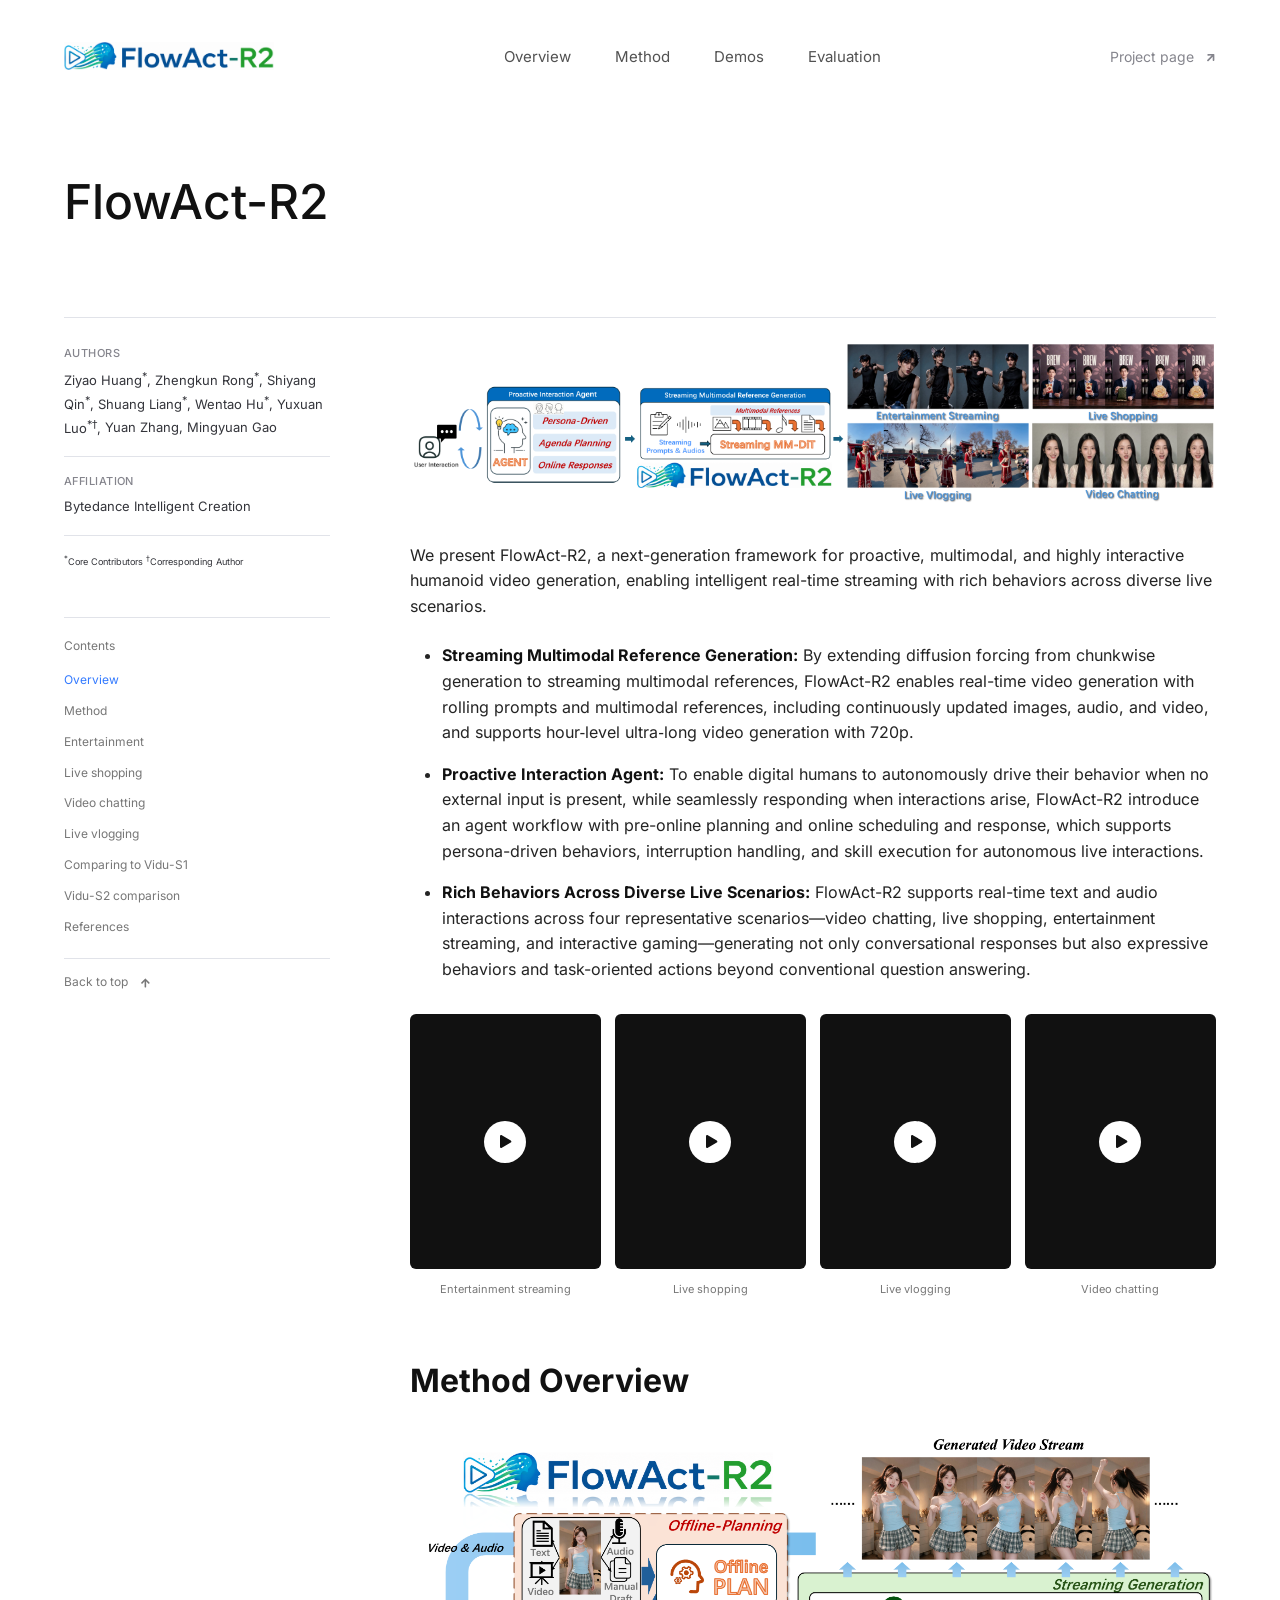
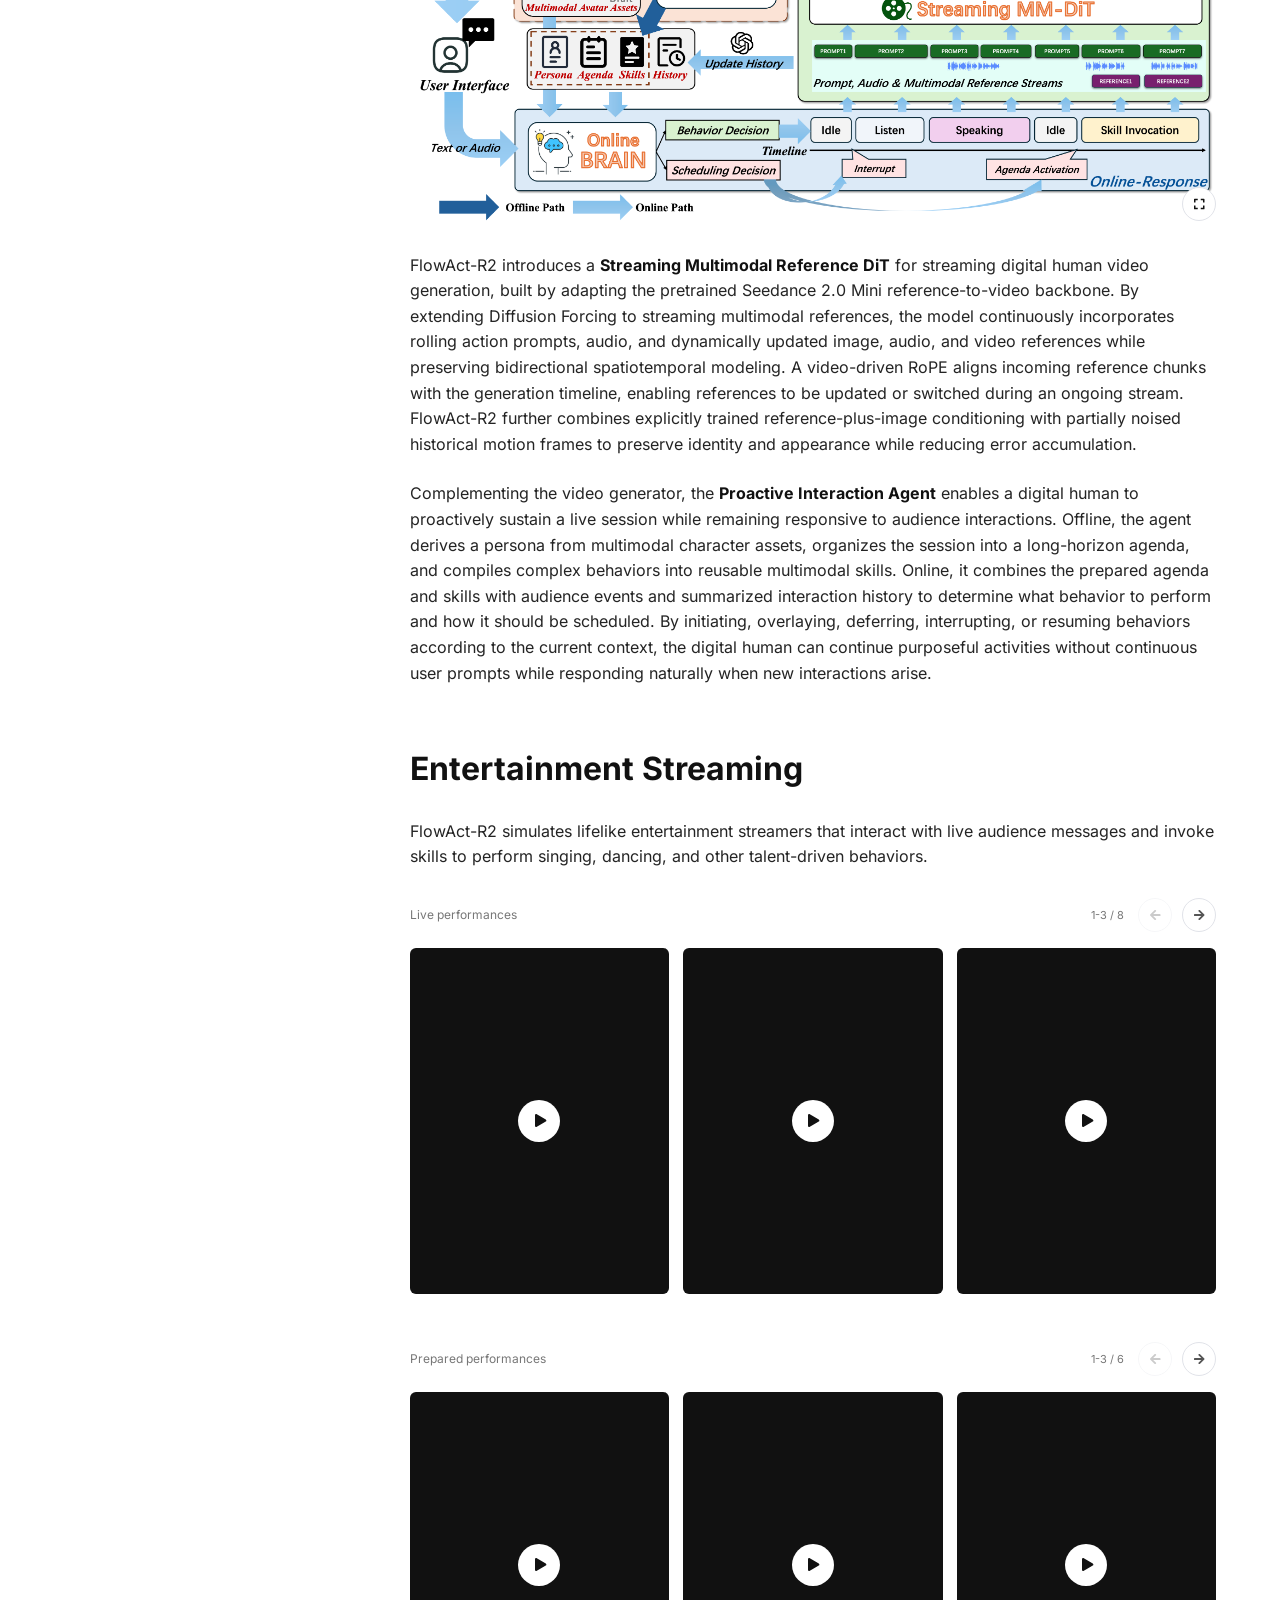
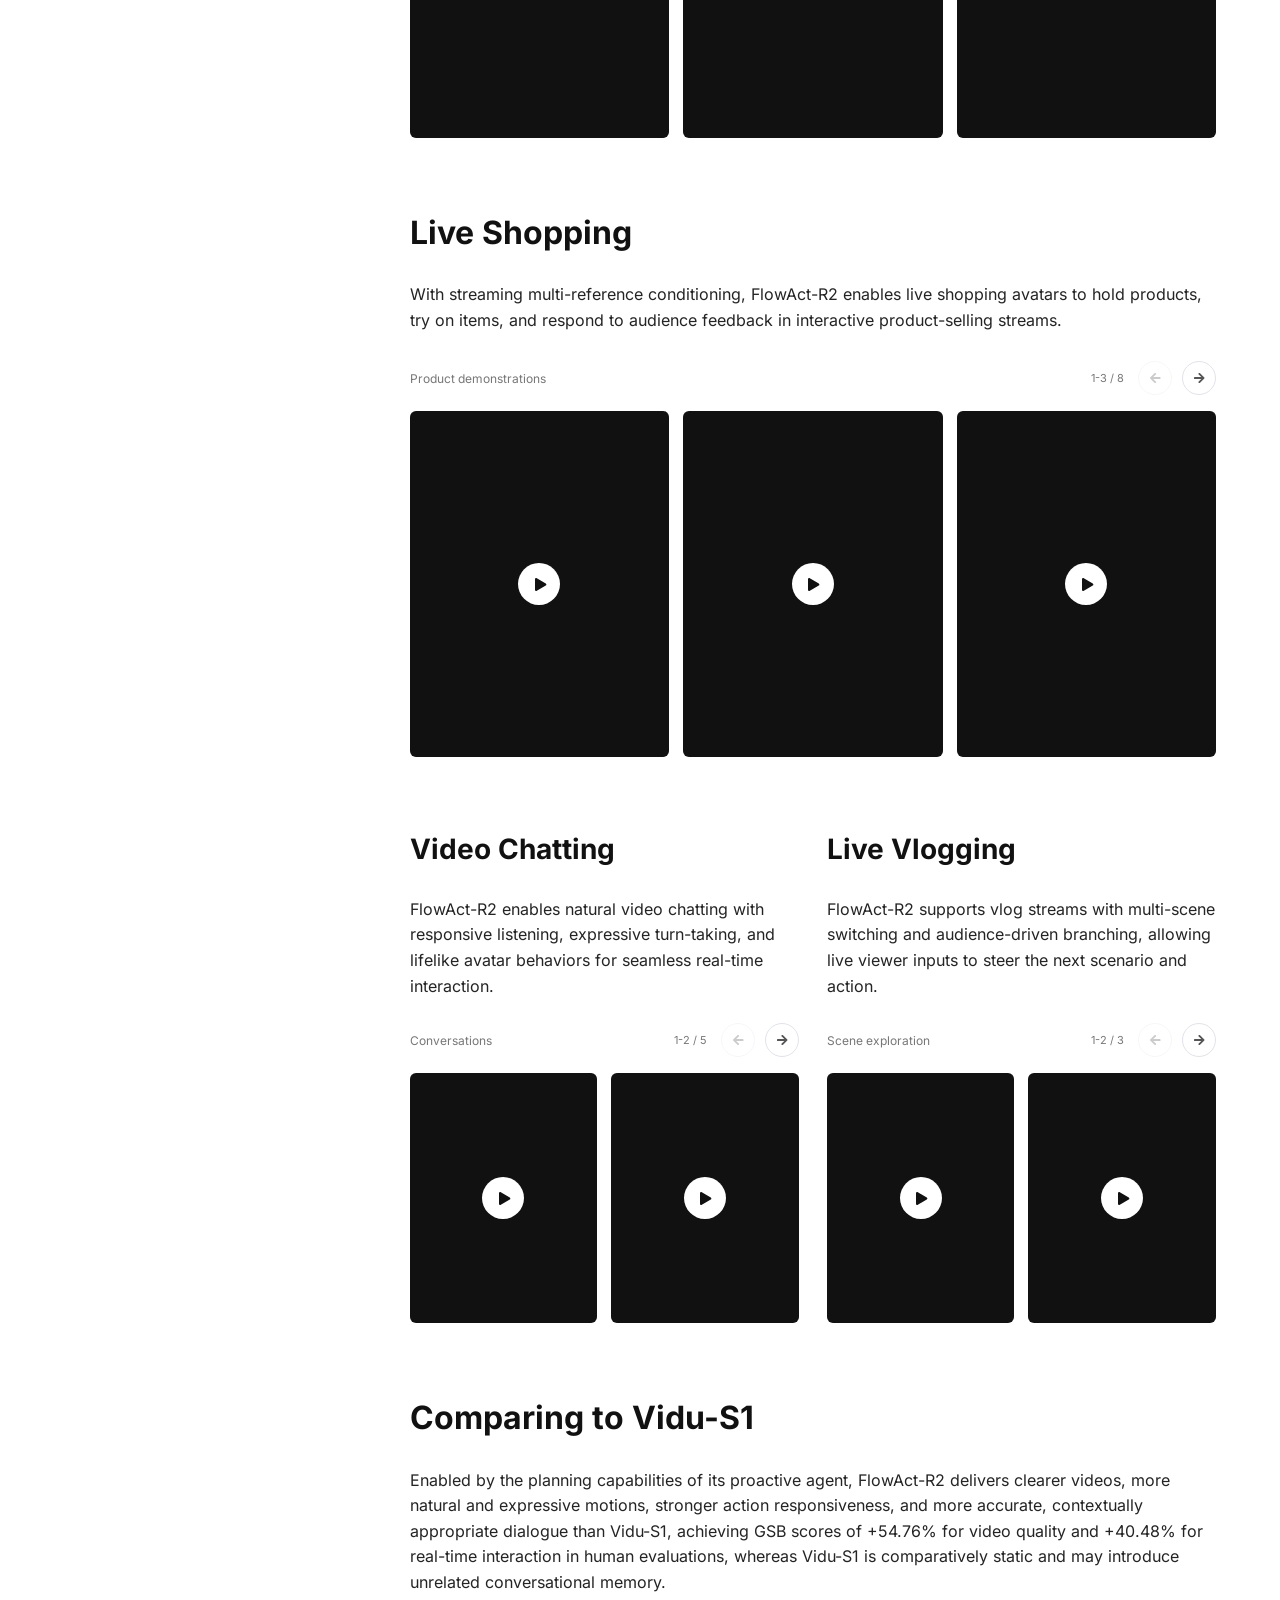
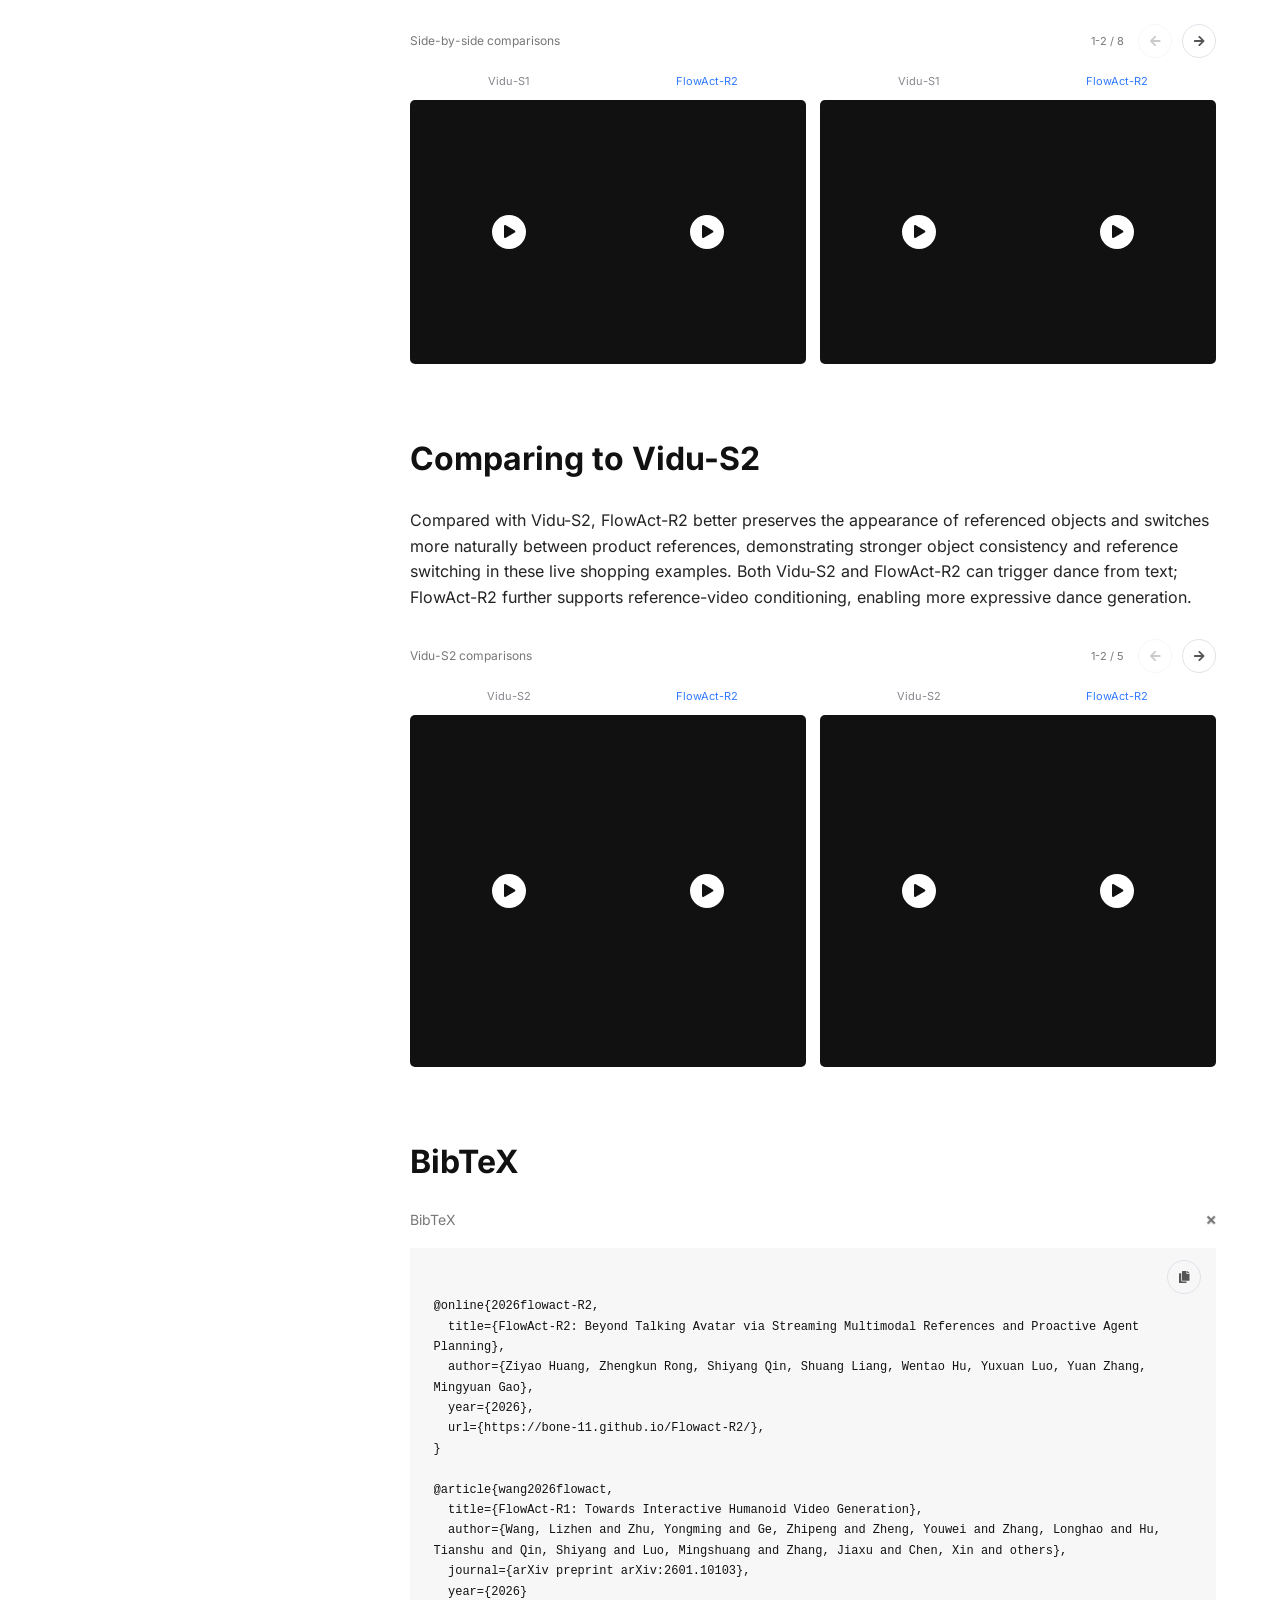
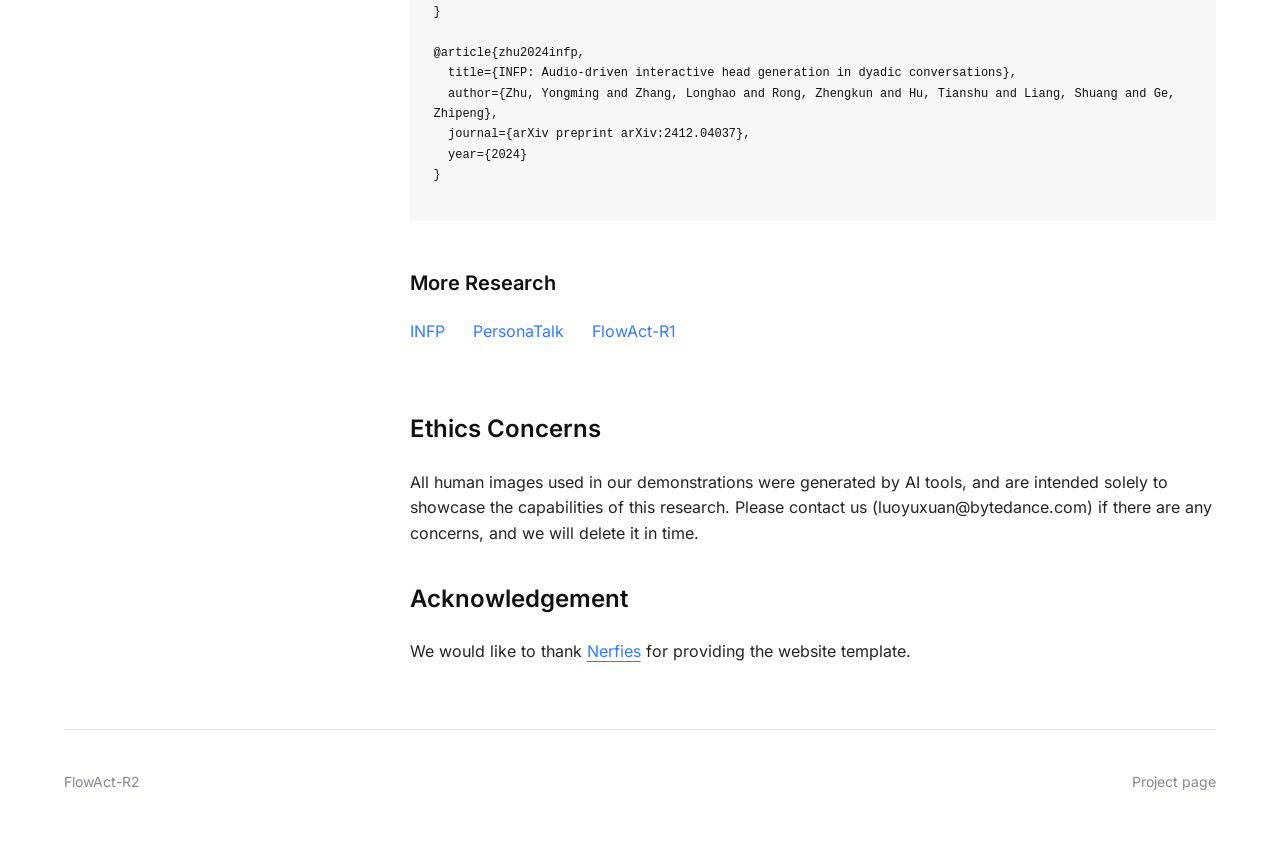
<file: index_bytedance_blog.html>
<!DOCTYPE html>

<html lang="en"><head>
<meta charset="utf-8"/><meta content="width=device-width, initial-scale=1" name="viewport"/>
<meta content="FlowAct-R2 research and demonstrations." name="description"/>
<meta content="#ffffff" name="theme-color"/><title>FlowAct-R2 | Research</title>
<link href="./static/css/blog.css?v=20260916_vidu_s2" rel="stylesheet"/>
<script defer="" src="./static/js/fontawesome.all.min.js"></script>
<script defer="" src="./static/js/blog.js?v=20260916_vidu_s2"></script>
<link href="./static/css/bytedance-blog.css?v=20260909_no_category" rel="stylesheet"/><link href="./static/images/logo-r2.png" rel="icon"/><link as="font" crossorigin="" href="./static/fonts/inter-latin-wght-normal.woff2" rel="preload" type="font/woff2"/></head><body class="bytedance-blog">
<a class="skip-link" href="#overview">Skip to article</a>
<header class="site-header" id="top">
<a aria-label="FlowAct-R2" class="research-brand" href="#top"><img alt="FlowAct-R2 Logo" class="project-logo" src="./static/images/logo-r2.png"/></a>
<nav aria-label="Site navigation">
<a href="#overview">Overview</a><a href="#method">Method</a>
<a href="#entertainment">Demos</a><a href="#evaluation">Evaluation</a>
</nav>
<a class="header-project-link" href="./index.html">Project page <i aria-hidden="true" class="fas fa-arrow-up"></i></a>
</header><main>
<header class="article-header"><h1>FlowAct-R2</h1></header>
<div class="article-layout">
<aside class="contents">
<div class="article-information">
<dl class="article-metadata">
<div class="author-information"><dt>Authors</dt><dd class="article-authors"><div>
<span>
<span>Ziyao Huang</span><sup>*</sup>,
            </span>
<span>
<span>Zhengkun Rong</span><sup>*</sup>,
            </span>
<span>
<span>Shiyang Qin</span><sup>*</sup>,
            </span>
<span>
<span>Shuang Liang</span><sup>*</sup>,
            </span>
<span>
<span>Wentao Hu</span><sup>*</sup>,
            </span>
<span>
<span>Yuxuan Luo</span><sup>*†</sup>,
            </span>
<span>
<span>Yuan Zhang</span>,
            </span>
<span>
<span>Mingyuan Gao</span>
</span>
</div></dd></div>
<div class="affiliation-information"><dt>Affiliation</dt><dd class="article-affiliation"><div>
<span>Bytedance Intelligent Creation</span>
</div></dd></div>
<div class="author-notes"><dd><div>
<span><small><sup>*</sup>Core Contributors</small></span>
<span><small><sup>†</sup>Corresponding Author</small></span>
</div></dd></div>
</dl>
</div>
<nav aria-label="Article contents"><span class="eyebrow">Contents</span><a href="#overview">Overview</a><a href="#method">Method</a><a href="#entertainment">Entertainment</a><a href="#shopping">Live shopping</a><a href="#chatting">Video chatting</a><a href="#vlogging">Live vlogging</a><a href="#evaluation">Comparing to Vidu-S1</a><a href="#evaluation-s2">Vidu-S2 comparison</a><a href="#references">References</a>
<a class="back-top" href="#top">Back to top <i aria-hidden="true" class="fas fa-arrow-up"></i></a></nav></aside>
<article><section aria-label="Overview" class="article-section" id="overview"><figure class="overview-figure"><img alt="FlowAct-R2 Overview" class="overview-image" height="1984" src="./static/images/teaser_v5.png" width="9592"/></figure><div class="prose"><p>
          We present <span>FlowAct-R2</span>, a next-generation framework for proactive, multimodal, and highly interactive humanoid video generation, enabling intelligent real-time streaming with rich behaviors across diverse live scenarios.
        </p><ul class="research-highlights">
<li><strong>Streaming Multimodal Reference Generation:</strong> By extending diffusion forcing from chunkwise generation to streaming multimodal references, FlowAct-R2 enables real-time video generation with rolling prompts and multimodal references, including continuously updated images, audio, and video, and supports hour‑level ultra‑long video generation with 720p. </li>
<li><strong>Proactive Interaction Agent:</strong> 
          To enable digital humans to autonomously drive their behavior when no external input is present, while seamlessly responding when interactions arise, FlowAct-R2 introduce an agent workflow with pre-online planning and online scheduling and response, which supports persona-driven behaviors, interruption handling, and skill execution for autonomous live interactions.</li>
<li><strong>Rich Behaviors Across Diverse Live Scenarios:</strong> FlowAct-R2 supports real-time text and audio interactions across four representative scenarios—video chatting, live shopping, entertainment streaming, and interactive gaming—generating not only conversational responses but also expressive behaviors and task-oriented actions beyond conventional question answering.</li>
</ul></div><div aria-label="Featured demonstrations" class="featured-media"><figure><div class="video-shell"><video aria-label="Entertainment streaming" controls="" loop="" playsinline="" poster="https://avatar-agent.tos-cn-beijing.volces.com/flowact-r2-project-clean-20260920/static/videos/entertainment_final_danmaku_only/nono_20260624_185701_647_withrefaudio_faststart.jpg?v=20260907" preload="none"><source data-src="https://avatar-agent.tos-cn-beijing.volces.com/flowact-r2-project-clean-20260920/static/videos/entertainment_final_danmaku_only/dance_copyright_clean_20260914/teaser/nono_with_aigc_refs.mp4" type="video/mp4"/></video>
<button aria-label="Play Entertainment streaming" class="video-play" title="Play Entertainment streaming" type="button"><i aria-hidden="true" class="fas fa-play"></i></button>
<span class="video-error" hidden="" role="status"></span></div><figcaption>Entertainment streaming</figcaption></figure><figure><div class="video-shell"><video aria-label="Live shopping" controls="" loop="" playsinline="" poster="https://avatar-agent.tos-cn-beijing.volces.com/flowact-r2-project-clean-20260920/static/videos/shop/multigood_0902/case_004_005_006_crop1_comp_danmaku_first_frame.jpg?v=20260907_first" preload="none"><source data-src="https://avatar-agent.tos-cn-beijing.volces.com/flowact-r2-project-clean-20260920/static/videos/teaser/teaser_with_refs_20260907/case_004_005_006_crop1_comp_danmaku_withrefs.mp4" type="video/mp4"/></video>
<button aria-label="Play Live shopping" class="video-play" title="Play Live shopping" type="button"><i aria-hidden="true" class="fas fa-play"></i></button>
<span class="video-error" hidden="" role="status"></span></div><figcaption>Live shopping</figcaption></figure><figure><div class="video-shell"><video aria-label="Live vlogging" controls="" loop="" playsinline="" poster="https://avatar-agent.tos-cn-beijing.volces.com/flowact-r2-project-clean-20260920/static/videos/IG/r2_audience_danmaku_compressed_crf28/vlog_shichahai_v5_online_20260812_011014.jpg?v=20260907" preload="none"><source data-src="https://avatar-agent.tos-cn-beijing.volces.com/flowact-r2-project-clean-20260920/static/videos/teaser/teaser_with_refs_20260907/vlog_shichahai_v5_online_20260812_011014_withrefs.mp4" type="video/mp4"/></video>
<button aria-label="Play Live vlogging" class="video-play" title="Play Live vlogging" type="button"><i aria-hidden="true" class="fas fa-play"></i></button>
<span class="video-error" hidden="" role="status"></span></div><figcaption>Live vlogging</figcaption></figure><figure><div class="video-shell"><video aria-label="Video chatting" controls="" loop="" playsinline="" poster="https://avatar-agent.tos-cn-beijing.volces.com/flowact-r2-project-clean-20260920/static/videos/videochat/P0_talk_1_s2s_roleplay_20260820_v26_more_human_empathy_sophie_bgm010_20260826_cut13p5_22_bgm006_20260928_no_bgm_audience_v2_first_frame.jpg?v=20260929_audience_v2" preload="none"><source data-src="https://avatar-agent.tos-cn-beijing.volces.com/flowact-r2-project-clean-20260920/static/videos/videochat/P0_talk_1_s2s_roleplay_20260820_v26_more_human_empathy_sophie_bgm010_20260826_cut13p5_22_bgm006_20260928_no_bgm_audience_v2_faststart.mp4" type="video/mp4"/></video>
<button aria-label="Play Video chatting" class="video-play" title="Play Video chatting" type="button"><i aria-hidden="true" class="fas fa-play"></i></button>
<span class="video-error" hidden="" role="status"></span></div><figcaption>Video chatting</figcaption></figure></div></section><section aria-labelledby="method-heading" class="article-section" id="method">
<div class="section-heading"><h2 id="method-heading">Method Overview</h2></div>
<figure class="method-figure">
<a href="./static/images/method_v10.png" rel="noopener" target="_blank" title="Open method diagram at full resolution">
<img alt="FlowAct-R2 architecture: offline planning, online agent scheduling, and streaming multimodal-reference video generation." height="2850" loading="lazy" src="./static/images/method_v10.png?v=20260909_no_category" width="5885"/>
<span class="diagram-expand"><i aria-hidden="true" class="fas fa-expand"></i><span class="sr-only">Open full diagram</span></span>
</a>
</figure><div class="prose"><p>
            FlowAct-R2 introduces a <strong>Streaming Multimodal Reference DiT</strong> for streaming digital human video generation, built by adapting the pretrained Seedance 2.0 Mini reference-to-video backbone. By extending Diffusion Forcing to streaming multimodal references, the model continuously incorporates rolling action prompts, audio, and dynamically updated image, audio, and video references while preserving bidirectional spatiotemporal modeling. A video-driven RoPE aligns incoming reference chunks with the generation timeline, enabling references to be updated or switched during an ongoing stream. FlowAct-R2 further combines explicitly trained reference-plus-image conditioning with partially noised historical motion frames to preserve identity and appearance while reducing error accumulation. 
          </p><p>
            Complementing the video generator, the <strong>Proactive Interaction Agent</strong> enables a digital human to proactively sustain a live session while remaining responsive to audience interactions. Offline, the agent derives a persona from multimodal character assets, organizes the session into a long-horizon agenda, and compiles complex behaviors into reusable multimodal skills. Online, it combines the prepared agenda and skills with audience events and summarized interaction history to determine what behavior to perform and how it should be scheduled. By initiating, overlaying, deferring, interrupting, or resuming behaviors according to the current context, the digital human can continue purposeful activities without continuous user prompts while responding naturally when new interactions arise.
          </p></div></section><section aria-labelledby="entertainment-heading" class="article-section" id="entertainment">
<div class="section-heading"><h2 id="entertainment-heading">Entertainment Streaming</h2></div>
<div class="prose"><p>
        FlowAct-R2 simulates lifelike entertainment streamers that interact with live audience messages and invoke skills to perform singing, dancing, and other talent-driven behaviors.
      </p></div><div class="gallery" data-gallery="">
<div class="gallery-toolbar"><span>Live performances</span>
<div class="gallery-actions"><span aria-live="polite" class="gallery-counter"></span>
<button aria-label="Previous Live performances" class="icon-button" data-direction="-1" title="Previous videos" type="button"><i aria-hidden="true" class="fas fa-arrow-left"></i></button>
<button aria-label="Next Live performances" class="icon-button" data-direction="1" title="Next videos" type="button"><i aria-hidden="true" class="fas fa-arrow-right"></i></button>
</div>
</div>
<div aria-label="Live performances videos" class="gallery-track" id="blog-entertainment-carousel" tabindex="0"><div class="gallery-item"><div class="video-shell"><video aria-label="Live performances 1" controls="" data-poster="https://avatar-agent.tos-cn-beijing.volces.com/flowact-r2-project-clean-20260920/static/videos/entertainment_final_danmaku_only/sing1_faststart.jpg?v=20260909_no_category" loop="" playsinline="" preload="none"><source data-src="https://avatar-agent.tos-cn-beijing.volces.com/flowact-r2-project-clean-20260920/static/videos/entertainment_final_danmaku_only/sing1_faststart.mp4" type="video/mp4"/></video>
<button aria-label="Play Live performances 1" class="video-play" title="Play Live performances 1" type="button"><i aria-hidden="true" class="fas fa-play"></i></button>
<span class="video-error" hidden="" role="status"></span></div></div><div class="gallery-item"><div class="video-shell"><video aria-label="Live performances 2" controls="" data-poster="https://avatar-agent.tos-cn-beijing.volces.com/flowact-r2-project-clean-20260920/static/videos/entertainment_final_danmaku_only/dance2_faststart.jpg?v=20260914" loop="" playsinline="" preload="none"><source data-src="https://avatar-agent.tos-cn-beijing.volces.com/flowact-r2-project-clean-20260920/static/videos/entertainment_final_danmaku_only/dance_copyright_clean_20260914/videos/01_dance2.mp4" type="video/mp4"/></video>
<button aria-label="Play Live performances 2" class="video-play" title="Play Live performances 2" type="button"><i aria-hidden="true" class="fas fa-play"></i></button>
<span class="video-error" hidden="" role="status"></span></div></div><div class="gallery-item"><div class="video-shell"><video aria-label="Live performances 3" controls="" data-poster="https://avatar-agent.tos-cn-beijing.volces.com/flowact-r2-project-clean-20260920/static/videos/entertainment_final_danmaku_only/qiaopixiaoyima_faststart.jpg?v=20260914" loop="" playsinline="" preload="none"><source data-src="https://avatar-agent.tos-cn-beijing.volces.com/flowact-r2-project-clean-20260920/static/videos/entertainment_final_danmaku_only/dance_copyright_clean_20260914/videos/03_qiaopixiaoyima.mp4" type="video/mp4"/></video>
<button aria-label="Play Live performances 3" class="video-play" title="Play Live performances 3" type="button"><i aria-hidden="true" class="fas fa-play"></i></button>
<span class="video-error" hidden="" role="status"></span></div></div><div class="gallery-item"><div class="video-shell"><video aria-label="Live performances 4" controls="" data-poster="https://avatar-agent.tos-cn-beijing.volces.com/flowact-r2-project-clean-20260920/static/videos/entertainment_final_danmaku_only/zhangheyi_faststart.jpg?v=20260914" loop="" playsinline="" preload="none"><source data-src="https://avatar-agent.tos-cn-beijing.volces.com/flowact-r2-project-clean-20260920/static/videos/entertainment_final_danmaku_only/dance_copyright_clean_20260914/videos/05_zhangheyi.mp4" type="video/mp4"/></video>
<button aria-label="Play Live performances 4" class="video-play" title="Play Live performances 4" type="button"><i aria-hidden="true" class="fas fa-play"></i></button>
<span class="video-error" hidden="" role="status"></span></div></div><div class="gallery-item"><div class="video-shell"><video aria-label="Live performances 5" controls="" data-poster="https://avatar-agent.tos-cn-beijing.volces.com/flowact-r2-project-clean-20260920/static/videos/entertainment_final_danmaku_only/yizhiyu_faststart.jpg?v=20260914" loop="" playsinline="" preload="none"><source data-src="https://avatar-agent.tos-cn-beijing.volces.com/flowact-r2-project-clean-20260920/static/videos/entertainment_final_danmaku_only/dance_copyright_clean_20260914/videos/04_yizhiyu.mp4" type="video/mp4"/></video>
<button aria-label="Play Live performances 5" class="video-play" title="Play Live performances 5" type="button"><i aria-hidden="true" class="fas fa-play"></i></button>
<span class="video-error" hidden="" role="status"></span></div></div><div class="gallery-item"><div class="video-shell"><video aria-label="Live performances 6" controls="" data-poster="https://avatar-agent.tos-cn-beijing.volces.com/flowact-r2-project-clean-20260920/static/videos/entertainment_final_danmaku_only/chat2_sing1_faststart.jpg?v=20260909_no_category" loop="" playsinline="" preload="none"><source data-src="https://avatar-agent.tos-cn-beijing.volces.com/flowact-r2-project-clean-20260920/static/videos/entertainment_final_danmaku_only/chat2_sing1_faststart.mp4" type="video/mp4"/></video>
<button aria-label="Play Live performances 6" class="video-play" title="Play Live performances 6" type="button"><i aria-hidden="true" class="fas fa-play"></i></button>
<span class="video-error" hidden="" role="status"></span></div></div><div class="gallery-item"><div class="video-shell"><video aria-label="Live performances 7" controls="" data-poster="https://avatar-agent.tos-cn-beijing.volces.com/flowact-r2-project-clean-20260920/static/videos/entertainment_final_danmaku_only/instrument1_faststart.jpg?v=20260909_no_category" loop="" playsinline="" preload="none"><source data-src="https://avatar-agent.tos-cn-beijing.volces.com/flowact-r2-project-clean-20260920/static/videos/entertainment_final_danmaku_only/instrument1_faststart.mp4" type="video/mp4"/></video>
<button aria-label="Play Live performances 7" class="video-play" title="Play Live performances 7" type="button"><i aria-hidden="true" class="fas fa-play"></i></button>
<span class="video-error" hidden="" role="status"></span></div></div><div class="gallery-item"><div class="video-shell"><video aria-label="Live performances 8" controls="" data-poster="https://avatar-agent.tos-cn-beijing.volces.com/flowact-r2-project-clean-20260920/static/videos/entertainment_final_danmaku_only/chat4_faststart.jpg?v=20260909_no_category" loop="" playsinline="" preload="none"><source data-src="https://avatar-agent.tos-cn-beijing.volces.com/flowact-r2-project-clean-20260920/static/videos/entertainment_final_danmaku_only/chat4_faststart.mp4" type="video/mp4"/></video>
<button aria-label="Play Live performances 8" class="video-play" title="Play Live performances 8" type="button"><i aria-hidden="true" class="fas fa-play"></i></button>
<span class="video-error" hidden="" role="status"></span></div></div></div>
</div><div class="gallery" data-gallery="">
<div class="gallery-toolbar"><span>Prepared performances</span>
<div class="gallery-actions"><span aria-live="polite" class="gallery-counter"></span>
<button aria-label="Previous Prepared performances" class="icon-button" data-direction="-1" title="Previous videos" type="button"><i aria-hidden="true" class="fas fa-arrow-left"></i></button>
<button aria-label="Next Prepared performances" class="icon-button" data-direction="1" title="Next videos" type="button"><i aria-hidden="true" class="fas fa-arrow-right"></i></button>
</div>
</div>
<div aria-label="Prepared performances videos" class="gallery-track" id="blog-offline-carousel" tabindex="0"><div class="gallery-item"><div class="video-shell"><video aria-label="Prepared performances 1" controls="" data-poster="https://avatar-agent.tos-cn-beijing.volces.com/flowact-r2-project-clean-20260920/static/videos/offline_videos_comressed/1.jpg?v=20260909_no_category" loop="" playsinline="" preload="none"><source data-src="https://avatar-agent.tos-cn-beijing.volces.com/flowact-r2-project-clean-20260920/static/videos/offline_videos_comressed/1.mp4" type="video/mp4"/></video>
<button aria-label="Play Prepared performances 1" class="video-play" title="Play Prepared performances 1" type="button"><i aria-hidden="true" class="fas fa-play"></i></button>
<span class="video-error" hidden="" role="status"></span></div></div><div class="gallery-item"><div class="video-shell"><video aria-label="Prepared performances 2" controls="" data-poster="https://avatar-agent.tos-cn-beijing.volces.com/flowact-r2-project-clean-20260920/static/videos/offline_videos_comressed/4.jpg?v=20260909_no_category" loop="" playsinline="" preload="none"><source data-src="https://avatar-agent.tos-cn-beijing.volces.com/flowact-r2-project-clean-20260920/static/videos/offline_videos_comressed/4.mp4" type="video/mp4"/></video>
<button aria-label="Play Prepared performances 2" class="video-play" title="Play Prepared performances 2" type="button"><i aria-hidden="true" class="fas fa-play"></i></button>
<span class="video-error" hidden="" role="status"></span></div></div><div class="gallery-item"><div class="video-shell"><video aria-label="Prepared performances 3" controls="" data-poster="https://avatar-agent.tos-cn-beijing.volces.com/flowact-r2-project-clean-20260920/static/videos/offline_videos_comressed/5.jpg?v=20260909_no_category" loop="" playsinline="" preload="none"><source data-src="https://avatar-agent.tos-cn-beijing.volces.com/flowact-r2-project-clean-20260920/static/videos/offline_videos_comressed/5.mp4" type="video/mp4"/></video>
<button aria-label="Play Prepared performances 3" class="video-play" title="Play Prepared performances 3" type="button"><i aria-hidden="true" class="fas fa-play"></i></button>
<span class="video-error" hidden="" role="status"></span></div></div><div class="gallery-item"><div class="video-shell"><video aria-label="Prepared performances 4" controls="" data-poster="https://avatar-agent.tos-cn-beijing.volces.com/flowact-r2-project-clean-20260920/static/videos/offline_videos_comressed/9.jpg?v=20260909_no_category" loop="" playsinline="" preload="none"><source data-src="https://avatar-agent.tos-cn-beijing.volces.com/flowact-r2-project-clean-20260920/static/videos/offline_videos_comressed/9.mp4" type="video/mp4"/></video>
<button aria-label="Play Prepared performances 4" class="video-play" title="Play Prepared performances 4" type="button"><i aria-hidden="true" class="fas fa-play"></i></button>
<span class="video-error" hidden="" role="status"></span></div></div><div class="gallery-item"><div class="video-shell"><video aria-label="Prepared performances 5" controls="" data-poster="https://avatar-agent.tos-cn-beijing.volces.com/flowact-r2-project-clean-20260920/static/videos/offline_videos_comressed/15.jpg?v=20260906" loop="" playsinline="" preload="none"><source data-src="https://avatar-agent.tos-cn-beijing.volces.com/flowact-r2-project-clean-20260920/static/videos/offline_videos_comressed/15.mp4" type="video/mp4"/></video>
<button aria-label="Play Prepared performances 5" class="video-play" title="Play Prepared performances 5" type="button"><i aria-hidden="true" class="fas fa-play"></i></button>
<span class="video-error" hidden="" role="status"></span></div></div><div class="gallery-item"><div class="video-shell"><video aria-label="Prepared performances 6" controls="" data-poster="https://avatar-agent.tos-cn-beijing.volces.com/flowact-r2-project-clean-20260920/static/videos/offline_videos_comressed/24.jpg?v=20260906" loop="" playsinline="" preload="none"><source data-src="https://avatar-agent.tos-cn-beijing.volces.com/flowact-r2-project-clean-20260920/static/videos/offline_videos_comressed/24.mp4" type="video/mp4"/></video>
<button aria-label="Play Prepared performances 6" class="video-play" title="Play Prepared performances 6" type="button"><i aria-hidden="true" class="fas fa-play"></i></button>
<span class="video-error" hidden="" role="status"></span></div></div></div>
</div></section><section aria-labelledby="shopping-heading" class="article-section" id="shopping">
<div class="section-heading"><h2 id="shopping-heading">Live Shopping</h2></div>
<div class="prose"><p>
        With streaming multi-reference conditioning, FlowAct-R2 enables live shopping avatars to hold products, try on items, and respond to audience feedback in interactive product-selling streams.
      </p></div><div class="gallery" data-gallery="">
<div class="gallery-toolbar"><span>Product demonstrations</span>
<div class="gallery-actions"><span aria-live="polite" class="gallery-counter"></span>
<button aria-label="Previous Product demonstrations" class="icon-button" data-direction="-1" title="Previous videos" type="button"><i aria-hidden="true" class="fas fa-arrow-left"></i></button>
<button aria-label="Next Product demonstrations" class="icon-button" data-direction="1" title="Next videos" type="button"><i aria-hidden="true" class="fas fa-arrow-right"></i></button>
</div>
</div>
<div aria-label="Product demonstrations videos" class="gallery-track" id="blog-shopping-carousel" tabindex="0"><div class="gallery-item"><div class="video-shell"><video aria-label="Product demonstrations 1" controls="" data-poster="https://avatar-agent.tos-cn-beijing.volces.com/flowact-r2-project-clean-20260920/static/videos/shop/multigood_0902/case_001_002_003.jpg?v=20260909_no_category" loop="" playsinline="" preload="none"><source data-src="https://avatar-agent.tos-cn-beijing.volces.com/flowact-r2-project-clean-20260920/static/videos/shop/multigood_0902/case_001_002_003.mp4" type="video/mp4"/></video>
<button aria-label="Play Product demonstrations 1" class="video-play" title="Play Product demonstrations 1" type="button"><i aria-hidden="true" class="fas fa-play"></i></button>
<span class="video-error" hidden="" role="status"></span></div></div><div class="gallery-item"><div class="video-shell"><video aria-label="Product demonstrations 2" controls="" data-poster="https://avatar-agent.tos-cn-beijing.volces.com/flowact-r2-project-clean-20260920/static/videos/shop/generation_maihuo_0902_danmaku_compressed/case_085.jpg?v=20260909_no_category" loop="" playsinline="" preload="none"><source data-src="https://avatar-agent.tos-cn-beijing.volces.com/flowact-r2-project-clean-20260920/static/videos/shop/generation_maihuo_0902_danmaku_compressed/case_085.mp4" type="video/mp4"/></video>
<button aria-label="Play Product demonstrations 2" class="video-play" title="Play Product demonstrations 2" type="button"><i aria-hidden="true" class="fas fa-play"></i></button>
<span class="video-error" hidden="" role="status"></span></div></div><div class="gallery-item"><div class="video-shell"><video aria-label="Product demonstrations 3" controls="" data-poster="https://avatar-agent.tos-cn-beijing.volces.com/flowact-r2-project-clean-20260920/static/videos/shop/case_061.jpg?v=20260909_no_category" loop="" playsinline="" preload="none"><source data-src="https://avatar-agent.tos-cn-beijing.volces.com/flowact-r2-project-clean-20260920/static/videos/shop/case_061.mp4" type="video/mp4"/></video>
<button aria-label="Play Product demonstrations 3" class="video-play" title="Play Product demonstrations 3" type="button"><i aria-hidden="true" class="fas fa-play"></i></button>
<span class="video-error" hidden="" role="status"></span></div></div><div class="gallery-item"><div class="video-shell"><video aria-label="Product demonstrations 4" controls="" data-poster="https://avatar-agent.tos-cn-beijing.volces.com/flowact-r2-project-clean-20260920/static/videos/shop/case_104.jpg?v=20260909_no_category" loop="" playsinline="" preload="none"><source data-src="https://avatar-agent.tos-cn-beijing.volces.com/flowact-r2-project-clean-20260920/static/videos/shop/case_104.mp4" type="video/mp4"/></video>
<button aria-label="Play Product demonstrations 4" class="video-play" title="Play Product demonstrations 4" type="button"><i aria-hidden="true" class="fas fa-play"></i></button>
<span class="video-error" hidden="" role="status"></span></div></div><div class="gallery-item"><div class="video-shell"><video aria-label="Product demonstrations 5" controls="" data-poster="https://avatar-agent.tos-cn-beijing.volces.com/flowact-r2-project-clean-20260920/static/videos/shop/generation_maihuo_0902_danmaku_compressed/case_004.jpg?v=20260909_no_category" loop="" playsinline="" preload="none"><source data-src="https://avatar-agent.tos-cn-beijing.volces.com/flowact-r2-project-clean-20260920/static/videos/shop/generation_maihuo_0902_danmaku_compressed/case_004.mp4" type="video/mp4"/></video>
<button aria-label="Play Product demonstrations 5" class="video-play" title="Play Product demonstrations 5" type="button"><i aria-hidden="true" class="fas fa-play"></i></button>
<span class="video-error" hidden="" role="status"></span></div></div><div class="gallery-item"><div class="video-shell"><video aria-label="Product demonstrations 6" controls="" data-poster="https://avatar-agent.tos-cn-beijing.volces.com/flowact-r2-project-clean-20260920/static/videos/shop/case_108.jpg?v=20260909_no_category" loop="" playsinline="" preload="none"><source data-src="https://avatar-agent.tos-cn-beijing.volces.com/flowact-r2-project-clean-20260920/static/videos/shop/case_108.mp4" type="video/mp4"/></video>
<button aria-label="Play Product demonstrations 6" class="video-play" title="Play Product demonstrations 6" type="button"><i aria-hidden="true" class="fas fa-play"></i></button>
<span class="video-error" hidden="" role="status"></span></div></div><div class="gallery-item"><div class="video-shell"><video aria-label="Product demonstrations 7" controls="" data-poster="https://avatar-agent.tos-cn-beijing.volces.com/flowact-r2-project-clean-20260920/static/videos/shop/generation_maihuo_0902_danmaku_compressed/case_024_first_frame.jpg?v=20260921_first" loop="" playsinline="" preload="none"><source data-src="https://avatar-agent.tos-cn-beijing.volces.com/flowact-r2-project-clean-20260920/static/videos/shop/generation_maihuo_0902_danmaku_compressed/case_024.mp4" type="video/mp4"/></video>
<button aria-label="Play Product demonstrations 7" class="video-play" title="Play Product demonstrations 7" type="button"><i aria-hidden="true" class="fas fa-play"></i></button>
<span class="video-error" hidden="" role="status"></span></div></div><div class="gallery-item"><div class="video-shell"><video aria-label="Product demonstrations 8" controls="" data-poster="https://avatar-agent.tos-cn-beijing.volces.com/flowact-r2-project-clean-20260920/static/videos/shop/case_034.jpg?v=20260909_no_category" loop="" playsinline="" preload="none"><source data-src="https://avatar-agent.tos-cn-beijing.volces.com/flowact-r2-project-clean-20260920/static/videos/shop/case_034.mp4" type="video/mp4"/></video>
<button aria-label="Play Product demonstrations 8" class="video-play" title="Play Product demonstrations 8" type="button"><i aria-hidden="true" class="fas fa-play"></i></button>
<span class="video-error" hidden="" role="status"></span></div></div></div>
</div></section><div class="scenario-row"><section aria-labelledby="chatting-heading" class="article-section" id="chatting">
<div class="section-heading"><h2 id="chatting-heading">Video Chatting</h2></div>
<div class="prose"><p>
          FlowAct-R2 enables natural video chatting with responsive listening, expressive turn-taking, and lifelike avatar behaviors for seamless real-time interaction.
        </p></div><div class="gallery" data-gallery="">
<div class="gallery-toolbar"><span>Conversations</span>
<div class="gallery-actions"><span aria-live="polite" class="gallery-counter"></span>
<button aria-label="Previous Conversations" class="icon-button" data-direction="-1" title="Previous videos" type="button"><i aria-hidden="true" class="fas fa-arrow-left"></i></button>
<button aria-label="Next Conversations" class="icon-button" data-direction="1" title="Next videos" type="button"><i aria-hidden="true" class="fas fa-arrow-right"></i></button>
</div>
</div>
<div aria-label="Conversations videos" class="gallery-track" id="blog-video-chatting-carousel" tabindex="0"><div class="gallery-item"><div class="video-shell"><video aria-label="Conversations 1" controls="" data-poster="https://avatar-agent.tos-cn-beijing.volces.com/flowact-r2-project-clean-20260920/static/videos/videochat/0903_compressed_crf28/GIR-02_crop.jpg?v=20260909_no_category" loop="" playsinline="" preload="none"><source data-src="https://avatar-agent.tos-cn-beijing.volces.com/flowact-r2-project-clean-20260920/static/videos/videochat/0903_compressed_crf28/GIR-02_crop.mp4" type="video/mp4"/></video>
<button aria-label="Play Conversations 1" class="video-play" title="Play Conversations 1" type="button"><i aria-hidden="true" class="fas fa-play"></i></button>
<span class="video-error" hidden="" role="status"></span></div></div><div class="gallery-item"><div class="video-shell"><video aria-label="Conversations 2" controls="" data-poster="https://avatar-agent.tos-cn-beijing.volces.com/flowact-r2-project-clean-20260920/static/videos/videochat/0903_compressed_crf28/chat50_PET-03_20260901_personavoice_v2.jpg?v=20260909_no_category" loop="" playsinline="" preload="none"><source data-src="https://avatar-agent.tos-cn-beijing.volces.com/flowact-r2-project-clean-20260920/static/videos/videochat/0903_compressed_crf28/chat50_PET-03_20260901_personavoice_v2.mp4" type="video/mp4"/></video>
<button aria-label="Play Conversations 2" class="video-play" title="Play Conversations 2" type="button"><i aria-hidden="true" class="fas fa-play"></i></button>
<span class="video-error" hidden="" role="status"></span></div></div><div class="gallery-item"><div class="video-shell"><video aria-label="Conversations 3" controls="" data-poster="https://avatar-agent.tos-cn-beijing.volces.com/flowact-r2-project-clean-20260920/static/videos/videochat/20260831/chat50_EMP-03_20260814_chat50fix_audience_faststart.jpg?v=20260909_no_category" loop="" playsinline="" preload="none"><source data-src="https://avatar-agent.tos-cn-beijing.volces.com/flowact-r2-project-clean-20260920/static/videos/videochat/20260831/chat50_EMP-03_20260814_chat50fix_audience_faststart.mp4" type="video/mp4"/></video>
<button aria-label="Play Conversations 3" class="video-play" title="Play Conversations 3" type="button"><i aria-hidden="true" class="fas fa-play"></i></button>
<span class="video-error" hidden="" role="status"></span></div></div><div class="gallery-item"><div class="video-shell"><video aria-label="Conversations 4" controls="" data-poster="https://avatar-agent.tos-cn-beijing.volces.com/flowact-r2-project-clean-20260920/static/videos/videochat/0903_compressed_crf28/chat50_TRN-04_20260901_personavoice_v2.jpg?v=20260909_no_category" loop="" playsinline="" preload="none"><source data-src="https://avatar-agent.tos-cn-beijing.volces.com/flowact-r2-project-clean-20260920/static/videos/videochat/0903_compressed_crf28/chat50_TRN-04_20260901_personavoice_v2.mp4" type="video/mp4"/></video>
<button aria-label="Play Conversations 4" class="video-play" title="Play Conversations 4" type="button"><i aria-hidden="true" class="fas fa-play"></i></button>
<span class="video-error" hidden="" role="status"></span></div></div><div class="gallery-item"><div class="video-shell"><video aria-label="Conversations 5" controls="" data-poster="https://avatar-agent.tos-cn-beijing.volces.com/flowact-r2-project-clean-20260920/static/videos/videochat/0903/EMP-02_crop_compressed_faststart.jpg?v=20260909_no_category" loop="" playsinline="" preload="none"><source data-src="https://avatar-agent.tos-cn-beijing.volces.com/flowact-r2-project-clean-20260920/static/videos/videochat/0903/EMP-02_crop_compressed_faststart.mp4" type="video/mp4"/></video>
<button aria-label="Play Conversations 5" class="video-play" title="Play Conversations 5" type="button"><i aria-hidden="true" class="fas fa-play"></i></button>
<span class="video-error" hidden="" role="status"></span></div></div></div>
</div></section><section aria-labelledby="vlogging-heading" class="article-section" id="vlogging">
<div class="section-heading"><h2 id="vlogging-heading">Live Vlogging</h2></div>
<div class="prose"><p>
          FlowAct-R2 supports vlog streams with multi-scene switching and audience-driven branching, allowing live viewer inputs to steer the next scenario and action.
        </p></div><div class="gallery" data-gallery="">
<div class="gallery-toolbar"><span>Scene exploration</span>
<div class="gallery-actions"><span aria-live="polite" class="gallery-counter"></span>
<button aria-label="Previous Scene exploration" class="icon-button" data-direction="-1" title="Previous videos" type="button"><i aria-hidden="true" class="fas fa-arrow-left"></i></button>
<button aria-label="Next Scene exploration" class="icon-button" data-direction="1" title="Next videos" type="button"><i aria-hidden="true" class="fas fa-arrow-right"></i></button>
</div>
</div>
<div aria-label="Scene exploration videos" class="gallery-track" id="blog-gaming-carousel" tabindex="0"><div class="gallery-item"><div class="video-shell"><video aria-label="Scene exploration 1" controls="" data-poster="https://avatar-agent.tos-cn-beijing.volces.com/flowact-r2-project-clean-20260920/static/videos/IG/20260911_danmaku/GAME-GAL-XIANSHI-scenehold-v3b_20260904_manualfix_v1_bgm018_speechfit_scene3gpt2v3_useredit1_danmaku.jpg?v=20260909_no_category" loop="" playsinline="" preload="none"><source data-src="https://avatar-agent.tos-cn-beijing.volces.com/flowact-r2-project-clean-20260920/static/videos/IG/20260911_danmaku/GAME-GAL-XIANSHI-scenehold-v3b_20260904_manualfix_v1_bgm018_speechfit_scene3gpt2v3_useredit1_danmaku.mp4" type="video/mp4"/></video>
<button aria-label="Play Scene exploration 1" class="video-play" title="Play Scene exploration 1" type="button"><i aria-hidden="true" class="fas fa-play"></i></button>
<span class="video-error" hidden="" role="status"></span></div></div><div class="gallery-item"><div class="video-shell"><video aria-label="Scene exploration 2" controls="" data-poster="https://avatar-agent.tos-cn-beijing.volces.com/flowact-r2-project-clean-20260920/static/videos/videochat/0903_compressed_crf28/TRV-03_crop.jpg?v=20260909_no_category" loop="" playsinline="" preload="none"><source data-src="https://avatar-agent.tos-cn-beijing.volces.com/flowact-r2-project-clean-20260920/static/videos/videochat/0903_compressed_crf28/TRV-03_crop.mp4" type="video/mp4"/></video>
<button aria-label="Play Scene exploration 2" class="video-play" title="Play Scene exploration 2" type="button"><i aria-hidden="true" class="fas fa-play"></i></button>
<span class="video-error" hidden="" role="status"></span></div></div><div class="gallery-item"><div class="video-shell"><video aria-label="Scene exploration 3" controls="" data-poster="https://avatar-agent.tos-cn-beijing.volces.com/flowact-r2-project-clean-20260920/static/videos/IG/20260911_danmaku/EDU-HIS-v1-fxwalk-interactive-v4b-scenehold_20260904_manualfix_v1_bgm018_speechfit_useredit1_danmaku.jpg?v=20260909_no_category" loop="" playsinline="" preload="none"><source data-src="https://avatar-agent.tos-cn-beijing.volces.com/flowact-r2-project-clean-20260920/static/videos/IG/20260911_danmaku/EDU-HIS-v1-fxwalk-interactive-v4b-scenehold_20260904_manualfix_v1_bgm018_speechfit_useredit1_danmaku.mp4" type="video/mp4"/></video>
<button aria-label="Play Scene exploration 3" class="video-play" title="Play Scene exploration 3" type="button"><i aria-hidden="true" class="fas fa-play"></i></button>
<span class="video-error" hidden="" role="status"></span></div></div></div>
</div></section></div><section aria-labelledby="evaluation-heading" class="article-section" id="evaluation">
<div class="section-heading"><h2 id="evaluation-heading">Comparing to Vidu-S1</h2></div>
<div class="prose"><p>
        Enabled by the planning capabilities of its proactive agent, FlowAct-R2 delivers clearer videos, more natural and expressive motions, stronger action responsiveness, and more accurate, contextually appropriate dialogue than Vidu-S1, achieving GSB scores of +54.76% for video quality and +40.48% for real-time interaction in human evaluations, whereas Vidu-S1 is comparatively static and may introduce unrelated conversational memory.
      </p></div>
<div class="gallery comparison-gallery" data-gallery="">
<div class="gallery-toolbar"><span>Side-by-side comparisons</span>
<div class="gallery-actions"><span aria-live="polite" class="gallery-counter"></span>
<button aria-label="Previous Side-by-side comparisons" class="icon-button" data-direction="-1" title="Previous videos" type="button"><i aria-hidden="true" class="fas fa-arrow-left"></i></button>
<button aria-label="Next Side-by-side comparisons" class="icon-button" data-direction="1" title="Next videos" type="button"><i aria-hidden="true" class="fas fa-arrow-right"></i></button>
</div>
</div>
<div aria-label="Side-by-side comparisons videos" class="gallery-track" id="blog-sota-video-carousel" tabindex="0"><div class="gallery-item comparison-pair"><div class="comparison-method"><span class="method-label">Vidu-S1</span><div class="video-shell"><video aria-label="Vidu-S1" controls="" data-poster="https://avatar-agent.tos-cn-beijing.volces.com/flowact-r2-project-clean-20260920/static/videos/videochat/comp/marked_showcase_20260904/vidu/01_TRN-04_Q6_vidu.jpg?v=20260909_no_category" loop="" playsinline="" preload="none"><source data-src="https://avatar-agent.tos-cn-beijing.volces.com/flowact-r2-project-clean-20260920/static/videos/videochat/comp/marked_showcase_20260904/vidu/01_TRN-04_Q6_vidu.mp4" type="video/mp4"/></video>
<button aria-label="Play Vidu-S1" class="video-play" title="Play Vidu-S1" type="button"><i aria-hidden="true" class="fas fa-play"></i></button>
<span class="video-error" hidden="" role="status"></span></div></div><div class="comparison-method"><span class="method-label">FlowAct-R2</span><div class="video-shell"><video aria-label="FlowAct-R2" controls="" data-poster="https://avatar-agent.tos-cn-beijing.volces.com/flowact-r2-project-clean-20260920/static/videos/videochat/comp/marked_showcase_20260904/ours/01_TRN-04_Q6_ours.jpg?v=20260909_no_category" loop="" playsinline="" preload="none"><source data-src="https://avatar-agent.tos-cn-beijing.volces.com/flowact-r2-project-clean-20260920/static/videos/videochat/comp/marked_showcase_20260904/ours/01_TRN-04_Q6_ours.mp4" type="video/mp4"/></video>
<button aria-label="Play FlowAct-R2" class="video-play" title="Play FlowAct-R2" type="button"><i aria-hidden="true" class="fas fa-play"></i></button>
<span class="video-error" hidden="" role="status"></span></div></div></div><div class="gallery-item comparison-pair"><div class="comparison-method"><span class="method-label">Vidu-S1</span><div class="video-shell"><video aria-label="Vidu-S1" controls="" data-poster="https://avatar-agent.tos-cn-beijing.volces.com/flowact-r2-project-clean-20260920/static/videos/videochat/comp/marked_showcase_20260904/vidu/02_TRV-03_Q1-Q3_vidu.jpg?v=20260909_no_category" loop="" playsinline="" preload="none"><source data-src="https://avatar-agent.tos-cn-beijing.volces.com/flowact-r2-project-clean-20260920/static/videos/videochat/comp/marked_showcase_20260904/vidu/02_TRV-03_Q1-Q3_vidu.mp4" type="video/mp4"/></video>
<button aria-label="Play Vidu-S1" class="video-play" title="Play Vidu-S1" type="button"><i aria-hidden="true" class="fas fa-play"></i></button>
<span class="video-error" hidden="" role="status"></span></div></div><div class="comparison-method"><span class="method-label">FlowAct-R2</span><div class="video-shell"><video aria-label="FlowAct-R2" controls="" data-poster="https://avatar-agent.tos-cn-beijing.volces.com/flowact-r2-project-clean-20260920/static/videos/videochat/comp/marked_showcase_20260904/ours/02_TRV-03_Q1-Q3_ours.jpg?v=20260909_no_category" loop="" playsinline="" preload="none"><source data-src="https://avatar-agent.tos-cn-beijing.volces.com/flowact-r2-project-clean-20260920/static/videos/videochat/comp/marked_showcase_20260904/ours/02_TRV-03_Q1-Q3_ours.mp4" type="video/mp4"/></video>
<button aria-label="Play FlowAct-R2" class="video-play" title="Play FlowAct-R2" type="button"><i aria-hidden="true" class="fas fa-play"></i></button>
<span class="video-error" hidden="" role="status"></span></div></div></div><div class="gallery-item comparison-pair"><div class="comparison-method"><span class="method-label">Vidu-S1</span><div class="video-shell"><video aria-label="Vidu-S1" controls="" data-poster="https://avatar-agent.tos-cn-beijing.volces.com/flowact-r2-project-clean-20260920/static/videos/videochat/comp/marked_showcase_20260904/vidu/03_PET-03_Q3-Q4_vidu.jpg?v=20260909_no_category" loop="" playsinline="" preload="none"><source data-src="https://avatar-agent.tos-cn-beijing.volces.com/flowact-r2-project-clean-20260920/static/videos/videochat/comp/marked_showcase_20260904/vidu/03_PET-03_Q3-Q4_vidu.mp4" type="video/mp4"/></video>
<button aria-label="Play Vidu-S1" class="video-play" title="Play Vidu-S1" type="button"><i aria-hidden="true" class="fas fa-play"></i></button>
<span class="video-error" hidden="" role="status"></span></div></div><div class="comparison-method"><span class="method-label">FlowAct-R2</span><div class="video-shell"><video aria-label="FlowAct-R2" controls="" data-poster="https://avatar-agent.tos-cn-beijing.volces.com/flowact-r2-project-clean-20260920/static/videos/videochat/comp/marked_showcase_20260904/ours/03_PET-03_Q3-Q4_ours.jpg?v=20260909_no_category" loop="" playsinline="" preload="none"><source data-src="https://avatar-agent.tos-cn-beijing.volces.com/flowact-r2-project-clean-20260920/static/videos/videochat/comp/marked_showcase_20260904/ours/03_PET-03_Q3-Q4_ours.mp4" type="video/mp4"/></video>
<button aria-label="Play FlowAct-R2" class="video-play" title="Play FlowAct-R2" type="button"><i aria-hidden="true" class="fas fa-play"></i></button>
<span class="video-error" hidden="" role="status"></span></div></div></div><div class="gallery-item comparison-pair"><div class="comparison-method"><span class="method-label">Vidu-S1</span><div class="video-shell"><video aria-label="Vidu-S1" controls="" data-poster="https://avatar-agent.tos-cn-beijing.volces.com/flowact-r2-project-clean-20260920/static/videos/videochat/comp/marked_showcase_20260904/vidu/04_MKT-04_Q5_vidu.jpg?v=20260909_no_category" loop="" playsinline="" preload="none"><source data-src="https://avatar-agent.tos-cn-beijing.volces.com/flowact-r2-project-clean-20260920/static/videos/videochat/comp/marked_showcase_20260904/vidu/04_MKT-04_Q5_vidu.mp4" type="video/mp4"/></video>
<button aria-label="Play Vidu-S1" class="video-play" title="Play Vidu-S1" type="button"><i aria-hidden="true" class="fas fa-play"></i></button>
<span class="video-error" hidden="" role="status"></span></div></div><div class="comparison-method"><span class="method-label">FlowAct-R2</span><div class="video-shell"><video aria-label="FlowAct-R2" controls="" data-poster="https://avatar-agent.tos-cn-beijing.volces.com/flowact-r2-project-clean-20260920/static/videos/videochat/comp/marked_showcase_20260904/ours/04_MKT-04_Q5_ours.jpg?v=20260909_no_category" loop="" playsinline="" preload="none"><source data-src="https://avatar-agent.tos-cn-beijing.volces.com/flowact-r2-project-clean-20260920/static/videos/videochat/comp/marked_showcase_20260904/ours/04_MKT-04_Q5_ours.mp4" type="video/mp4"/></video>
<button aria-label="Play FlowAct-R2" class="video-play" title="Play FlowAct-R2" type="button"><i aria-hidden="true" class="fas fa-play"></i></button>
<span class="video-error" hidden="" role="status"></span></div></div></div><div class="gallery-item comparison-pair"><div class="comparison-method"><span class="method-label">Vidu-S1</span><div class="video-shell"><video aria-label="Vidu-S1" controls="" data-poster="https://avatar-agent.tos-cn-beijing.volces.com/flowact-r2-project-clean-20260920/static/videos/videochat/comp/marked_showcase_20260904/vidu/05_MKT-04_Q7_vidu.jpg?v=20260909_no_category" loop="" playsinline="" preload="none"><source data-src="https://avatar-agent.tos-cn-beijing.volces.com/flowact-r2-project-clean-20260920/static/videos/videochat/comp/marked_showcase_20260904/vidu/05_MKT-04_Q7_vidu.mp4" type="video/mp4"/></video>
<button aria-label="Play Vidu-S1" class="video-play" title="Play Vidu-S1" type="button"><i aria-hidden="true" class="fas fa-play"></i></button>
<span class="video-error" hidden="" role="status"></span></div></div><div class="comparison-method"><span class="method-label">FlowAct-R2</span><div class="video-shell"><video aria-label="FlowAct-R2" controls="" data-poster="https://avatar-agent.tos-cn-beijing.volces.com/flowact-r2-project-clean-20260920/static/videos/videochat/comp/marked_showcase_20260904/ours/05_MKT-04_Q7_ours.jpg?v=20260909_no_category" loop="" playsinline="" preload="none"><source data-src="https://avatar-agent.tos-cn-beijing.volces.com/flowact-r2-project-clean-20260920/static/videos/videochat/comp/marked_showcase_20260904/ours/05_MKT-04_Q7_ours.mp4" type="video/mp4"/></video>
<button aria-label="Play FlowAct-R2" class="video-play" title="Play FlowAct-R2" type="button"><i aria-hidden="true" class="fas fa-play"></i></button>
<span class="video-error" hidden="" role="status"></span></div></div></div><div class="gallery-item comparison-pair"><div class="comparison-method"><span class="method-label">Vidu-S1</span><div class="video-shell"><video aria-label="Vidu-S1" controls="" data-poster="https://avatar-agent.tos-cn-beijing.volces.com/flowact-r2-project-clean-20260920/static/videos/videochat/comp/marked_showcase_20260904/vidu/06_MKT-05_Q1_vidu.jpg?v=20260909_no_category" loop="" playsinline="" preload="none"><source data-src="https://avatar-agent.tos-cn-beijing.volces.com/flowact-r2-project-clean-20260920/static/videos/videochat/comp/marked_showcase_20260904/vidu/06_MKT-05_Q1_vidu.mp4" type="video/mp4"/></video>
<button aria-label="Play Vidu-S1" class="video-play" title="Play Vidu-S1" type="button"><i aria-hidden="true" class="fas fa-play"></i></button>
<span class="video-error" hidden="" role="status"></span></div></div><div class="comparison-method"><span class="method-label">FlowAct-R2</span><div class="video-shell"><video aria-label="FlowAct-R2" controls="" data-poster="https://avatar-agent.tos-cn-beijing.volces.com/flowact-r2-project-clean-20260920/static/videos/videochat/comp/marked_showcase_20260904/ours/06_MKT-05_Q1_ours.jpg?v=20260909_no_category" loop="" playsinline="" preload="none"><source data-src="https://avatar-agent.tos-cn-beijing.volces.com/flowact-r2-project-clean-20260920/static/videos/videochat/comp/marked_showcase_20260904/ours/06_MKT-05_Q1_ours.mp4" type="video/mp4"/></video>
<button aria-label="Play FlowAct-R2" class="video-play" title="Play FlowAct-R2" type="button"><i aria-hidden="true" class="fas fa-play"></i></button>
<span class="video-error" hidden="" role="status"></span></div></div></div><div class="gallery-item comparison-pair"><div class="comparison-method"><span class="method-label">Vidu-S1</span><div class="video-shell"><video aria-label="Vidu-S1" controls="" data-poster="https://avatar-agent.tos-cn-beijing.volces.com/flowact-r2-project-clean-20260920/static/videos/videochat/comp/marked_showcase_20260904/vidu/07_CSV-01_Q4_vidu.jpg?v=20260909_no_category" loop="" playsinline="" preload="none"><source data-src="https://avatar-agent.tos-cn-beijing.volces.com/flowact-r2-project-clean-20260920/static/videos/videochat/comp/marked_showcase_20260904/vidu/07_CSV-01_Q4_vidu.mp4" type="video/mp4"/></video>
<button aria-label="Play Vidu-S1" class="video-play" title="Play Vidu-S1" type="button"><i aria-hidden="true" class="fas fa-play"></i></button>
<span class="video-error" hidden="" role="status"></span></div></div><div class="comparison-method"><span class="method-label">FlowAct-R2</span><div class="video-shell"><video aria-label="FlowAct-R2" controls="" data-poster="https://avatar-agent.tos-cn-beijing.volces.com/flowact-r2-project-clean-20260920/static/videos/videochat/comp/marked_showcase_20260904/ours/07_CSV-01_Q4_ours.jpg?v=20260909_no_category" loop="" playsinline="" preload="none"><source data-src="https://avatar-agent.tos-cn-beijing.volces.com/flowact-r2-project-clean-20260920/static/videos/videochat/comp/marked_showcase_20260904/ours/07_CSV-01_Q4_ours.mp4" type="video/mp4"/></video>
<button aria-label="Play FlowAct-R2" class="video-play" title="Play FlowAct-R2" type="button"><i aria-hidden="true" class="fas fa-play"></i></button>
<span class="video-error" hidden="" role="status"></span></div></div></div><div class="gallery-item comparison-pair"><div class="comparison-method"><span class="method-label">Vidu-S1</span><div class="video-shell"><video aria-label="Vidu-S1" controls="" data-poster="https://avatar-agent.tos-cn-beijing.volces.com/flowact-r2-project-clean-20260920/static/videos/videochat/comp/marked_showcase_20260904/vidu/08_CSV-04_Q4-Q5_vidu.jpg?v=20260909_no_category" loop="" playsinline="" preload="none"><source data-src="https://avatar-agent.tos-cn-beijing.volces.com/flowact-r2-project-clean-20260920/static/videos/videochat/comp/marked_showcase_20260904/vidu/08_CSV-04_Q4-Q5_vidu.mp4" type="video/mp4"/></video>
<button aria-label="Play Vidu-S1" class="video-play" title="Play Vidu-S1" type="button"><i aria-hidden="true" class="fas fa-play"></i></button>
<span class="video-error" hidden="" role="status"></span></div></div><div class="comparison-method"><span class="method-label">FlowAct-R2</span><div class="video-shell"><video aria-label="FlowAct-R2" controls="" data-poster="https://avatar-agent.tos-cn-beijing.volces.com/flowact-r2-project-clean-20260920/static/videos/videochat/comp/marked_showcase_20260904/ours/08_CSV-04_Q4-Q5_ours.jpg?v=20260909_no_category" loop="" playsinline="" preload="none"><source data-src="https://avatar-agent.tos-cn-beijing.volces.com/flowact-r2-project-clean-20260920/static/videos/videochat/comp/marked_showcase_20260904/ours/08_CSV-04_Q4-Q5_ours.mp4" type="video/mp4"/></video>
<button aria-label="Play FlowAct-R2" class="video-play" title="Play FlowAct-R2" type="button"><i aria-hidden="true" class="fas fa-play"></i></button>
<span class="video-error" hidden="" role="status"></span></div></div></div></div>
</div></section><section aria-labelledby="evaluation-s2-heading" class="article-section" id="evaluation-s2">
<div class="section-heading"><h2 id="evaluation-s2-heading">Comparing to Vidu-S2</h2></div>
<div class="prose"><p>
        Compared with Vidu-S2, FlowAct-R2 better preserves the appearance of referenced objects and switches more naturally between product references, demonstrating stronger object consistency and reference switching in these live shopping examples. Both Vidu-S2 and FlowAct-R2 can trigger dance from text; FlowAct-R2 further supports reference-video conditioning, enabling more expressive dance generation.
      </p></div><div class="gallery comparison-gallery comparison-portrait" data-gallery="">
<div class="gallery-toolbar"><span>Vidu-S2 comparisons</span>
<div class="gallery-actions"><span aria-live="polite" class="gallery-counter"></span>
<button aria-label="Previous Vidu-S2 comparisons" class="icon-button" data-direction="-1" title="Previous videos" type="button"><i aria-hidden="true" class="fas fa-arrow-left"></i></button>
<button aria-label="Next Vidu-S2 comparisons" class="icon-button" data-direction="1" title="Next videos" type="button"><i aria-hidden="true" class="fas fa-arrow-right"></i></button>
</div>
</div>
<div aria-label="Vidu-S2 comparisons videos" class="gallery-track" id="blog-vidu-s2-video-carousel" tabindex="0"><div class="gallery-item comparison-pair"><div class="comparison-method"><span class="method-label">Vidu-S2</span><div class="video-shell"><video aria-label="Vidu-S2" controls="" data-poster="https://avatar-agent.tos-cn-beijing.volces.com/flowact-r2-project-clean-20260920/static/videos/vidu-s2-comp/image_reference_eval_cases_20260915_with_product_refs/01_case_004_005_006_crop1_comp_danmaku_withrefs/rtc-997660459551166464-1789532435952_with_product_refs.jpg?v=20260909_no_category" loop="" playsinline="" preload="none"><source data-src="https://avatar-agent.tos-cn-beijing.volces.com/flowact-r2-project-clean-20260920/static/videos/vidu-s2-comp/image_reference_eval_cases_20260915_with_product_refs/01_case_004_005_006_crop1_comp_danmaku_withrefs/rtc-997660459551166464-1789532435952_with_product_refs.mp4" type="video/mp4"/></video>
<button aria-label="Play Vidu-S2" class="video-play" title="Play Vidu-S2" type="button"><i aria-hidden="true" class="fas fa-play"></i></button>
<span class="video-error" hidden="" role="status"></span></div></div><div class="comparison-method"><span class="method-label">FlowAct-R2</span><div class="video-shell"><video aria-label="FlowAct-R2" controls="" data-poster="https://avatar-agent.tos-cn-beijing.volces.com/flowact-r2-project-clean-20260920/static/videos/shop/multigood_0902/case_004_005_006_crop1_comp_danmaku_first_frame.jpg?v=20260907_first" loop="" playsinline="" preload="none"><source data-src="https://avatar-agent.tos-cn-beijing.volces.com/flowact-r2-project-clean-20260920/static/videos/teaser/teaser_with_refs_20260907/case_004_005_006_crop1_comp_danmaku_withrefs.mp4" type="video/mp4"/></video>
<button aria-label="Play FlowAct-R2" class="video-play" title="Play FlowAct-R2" type="button"><i aria-hidden="true" class="fas fa-play"></i></button>
<span class="video-error" hidden="" role="status"></span></div></div></div><div class="gallery-item comparison-pair"><div class="comparison-method"><span class="method-label">Vidu-S2</span><div class="video-shell"><video aria-label="Vidu-S2" controls="" data-poster="https://avatar-agent.tos-cn-beijing.volces.com/flowact-r2-project-clean-20260920/static/videos/vidu-s2-comp/image_reference_eval_cases_20260915_with_product_refs/07_case_024/07_case_024_first_image_with_product_ref_first_frame.jpg?v=20260921_first" loop="" playsinline="" preload="none"><source data-src="https://avatar-agent.tos-cn-beijing.volces.com/flowact-r2-project-clean-20260920/static/videos/vidu-s2-comp/image_reference_eval_cases_20260915_with_product_refs/07_case_024/07_case_024_first_image_with_product_ref.mp4" type="video/mp4"/></video>
<button aria-label="Play Vidu-S2" class="video-play" title="Play Vidu-S2" type="button"><i aria-hidden="true" class="fas fa-play"></i></button>
<span class="video-error" hidden="" role="status"></span></div></div><div class="comparison-method"><span class="method-label">FlowAct-R2</span><div class="video-shell"><video aria-label="FlowAct-R2" controls="" data-poster="https://avatar-agent.tos-cn-beijing.volces.com/flowact-r2-project-clean-20260920/static/videos/shop/generation_maihuo_0902_danmaku_compressed/case_024_first_frame.jpg?v=20260921_first" loop="" playsinline="" preload="none"><source data-src="https://avatar-agent.tos-cn-beijing.volces.com/flowact-r2-project-clean-20260920/static/videos/shop/generation_maihuo_0902_danmaku_compressed/case_024.mp4" type="video/mp4"/></video>
<button aria-label="Play FlowAct-R2" class="video-play" title="Play FlowAct-R2" type="button"><i aria-hidden="true" class="fas fa-play"></i></button>
<span class="video-error" hidden="" role="status"></span></div></div></div><div class="gallery-item comparison-pair"><div class="comparison-method"><span class="method-label">Vidu-S2</span><div class="video-shell"><video aria-label="Vidu-S2" controls="" data-poster="https://avatar-agent.tos-cn-beijing.volces.com/flowact-r2-project-clean-20260920/static/videos/vidu-s2-comp/vidu_hd_ack3s_corrected_02_09_first_image_20260916_with_product_refs/02_case_085_first_image_with_product_ref.jpg?v=20260909_no_category" loop="" playsinline="" preload="none"><source data-src="https://avatar-agent.tos-cn-beijing.volces.com/flowact-r2-project-clean-20260920/static/videos/vidu-s2-comp/vidu_hd_ack3s_corrected_02_09_first_image_20260916_with_product_refs/02_case_085_first_image_with_product_ref.mp4" type="video/mp4"/></video>
<button aria-label="Play Vidu-S2" class="video-play" title="Play Vidu-S2" type="button"><i aria-hidden="true" class="fas fa-play"></i></button>
<span class="video-error" hidden="" role="status"></span></div></div><div class="comparison-method"><span class="method-label">FlowAct-R2</span><div class="video-shell"><video aria-label="FlowAct-R2" controls="" data-poster="https://avatar-agent.tos-cn-beijing.volces.com/flowact-r2-project-clean-20260920/static/videos/shop/generation_maihuo_0902_danmaku_compressed/case_085.jpg?v=20260909_no_category" loop="" playsinline="" preload="none"><source data-src="https://avatar-agent.tos-cn-beijing.volces.com/flowact-r2-project-clean-20260920/static/videos/shop/generation_maihuo_0902_danmaku_compressed/case_085.mp4" type="video/mp4"/></video>
<button aria-label="Play FlowAct-R2" class="video-play" title="Play FlowAct-R2" type="button"><i aria-hidden="true" class="fas fa-play"></i></button>
<span class="video-error" hidden="" role="status"></span></div></div></div><div class="gallery-item comparison-pair"><div class="comparison-method"><span class="method-label">Vidu-S2</span><div class="video-shell"><video aria-label="Vidu-S2" controls="" data-poster="https://avatar-agent.tos-cn-beijing.volces.com/flowact-r2-project-clean-20260920/static/videos/vidu-s2-comp/image_reference_eval_cases_20260915_with_product_refs/04_case_108/rtc-997707938619473920-1789543699407_with_product_refs.jpg?v=20260909_no_category" loop="" playsinline="" preload="none"><source data-src="https://avatar-agent.tos-cn-beijing.volces.com/flowact-r2-project-clean-20260920/static/videos/vidu-s2-comp/image_reference_eval_cases_20260915_with_product_refs/04_case_108/rtc-997707938619473920-1789543699407_with_product_refs.mp4" type="video/mp4"/></video>
<button aria-label="Play Vidu-S2" class="video-play" title="Play Vidu-S2" type="button"><i aria-hidden="true" class="fas fa-play"></i></button>
<span class="video-error" hidden="" role="status"></span></div></div><div class="comparison-method"><span class="method-label">FlowAct-R2</span><div class="video-shell"><video aria-label="FlowAct-R2" controls="" data-poster="https://avatar-agent.tos-cn-beijing.volces.com/flowact-r2-project-clean-20260920/static/videos/shop/case_108.jpg?v=20260909_no_category" loop="" playsinline="" preload="none"><source data-src="https://avatar-agent.tos-cn-beijing.volces.com/flowact-r2-project-clean-20260920/static/videos/shop/case_108.mp4" type="video/mp4"/></video>
<button aria-label="Play FlowAct-R2" class="video-play" title="Play FlowAct-R2" type="button"><i aria-hidden="true" class="fas fa-play"></i></button>
<span class="video-error" hidden="" role="status"></span></div></div></div><div class="gallery-item comparison-pair"><div class="comparison-method"><span class="method-label">Vidu-S2</span><div class="video-shell"><video aria-label="Vidu-S2" controls="" data-poster="https://avatar-agent.tos-cn-beijing.volces.com/flowact-r2-project-clean-20260920/static/videos/vidu-s2-comp/dance_action_library_all_cases_no_nono_20260916/P0_dance_2_custom_action_clone_voice_no_bgm_hd.jpg?v=20260909_no_category" loop="" playsinline="" preload="none"><source data-src="https://avatar-agent.tos-cn-beijing.volces.com/flowact-r2-project-clean-20260920/static/videos/vidu-s2-comp/dance_action_library_all_cases_no_nono_20260916/P0_dance_2_custom_action_clone_voice_no_bgm_hd.mp4" type="video/mp4"/></video>
<button aria-label="Play Vidu-S2" class="video-play" title="Play Vidu-S2" type="button"><i aria-hidden="true" class="fas fa-play"></i></button>
<span class="video-error" hidden="" role="status"></span></div></div><div class="comparison-method"><span class="method-label">FlowAct-R2</span><div class="video-shell"><video aria-label="FlowAct-R2" controls="" data-poster="https://avatar-agent.tos-cn-beijing.volces.com/flowact-r2-project-clean-20260920/static/videos/entertainment_final_danmaku_only/dance2_faststart.jpg?v=20260914" loop="" playsinline="" preload="none"><source data-src="https://avatar-agent.tos-cn-beijing.volces.com/flowact-r2-project-clean-20260920/static/videos/entertainment_final_danmaku_only/dance_copyright_clean_20260914/videos/01_dance2.mp4" type="video/mp4"/></video>
<button aria-label="Play FlowAct-R2" class="video-play" title="Play FlowAct-R2" type="button"><i aria-hidden="true" class="fas fa-play"></i></button>
<span class="video-error" hidden="" role="status"></span></div></div></div></div>
</div></section><section aria-labelledby="references-heading" class="article-section" id="references">
<div class="section-heading"><h2 id="references-heading">BibTeX</h2></div>
<details class="citation" open=""><summary>BibTeX <i aria-hidden="true" class="fas fa-plus"></i></summary>
<div class="citation-content"><button aria-label="Copy BibTeX" class="icon-button copy-citation" title="Copy BibTeX" type="button"><i aria-hidden="true" class="fas fa-copy"></i></button>
<pre><code id="citation-code">@online{2026flowact-R2,
  title={FlowAct-R2: Beyond Talking Avatar via Streaming Multimodal References and Proactive Agent Planning},
  author={Ziyao Huang, Zhengkun Rong, Shiyang Qin, Shuang Liang, Wentao Hu, Yuxuan Luo, Yuan Zhang, Mingyuan Gao},
  year={2026},
  url={https://bone-11.github.io/Flowact-R2/},
}      
      
@article{wang2026flowact,
  title={FlowAct-R1: Towards Interactive Humanoid Video Generation},
  author={Wang, Lizhen and Zhu, Yongming and Ge, Zhipeng and Zheng, Youwei and Zhang, Longhao and Hu, Tianshu and Qin, Shiyang and Luo, Mingshuang and Zhang, Jiaxu and Chen, Xin and others},
  journal={arXiv preprint arXiv:2601.10103},
  year={2026}
}

@article{zhu2024infp,
  title={INFP: Audio-driven interactive head generation in dyadic conversations},
  author={Zhu, Yongming and Zhang, Longhao and Rong, Zhengkun and Hu, Tianshu and Liang, Shuang and Ge, Zhipeng},
  journal={arXiv preprint arXiv:2412.04037},
  year={2024}
}</code></pre><span class="copy-status" role="status"></span></div>
</details><div class="related-research"><h3>More Research</h3><a href="https://grisoon.github.io/INFP/">
                      INFP
                    </a><a href="https://grisoon.github.io/PersonaTalk/">
                      PersonaTalk
                    </a><a href="https://grisoon.github.io/FlowAct-R1/">
                      FlowAct-R1
                    </a></div></section>
<section class="ethics prose"><h2>Ethics Concerns</h2><p>
            All human images used in our demonstrations were generated by AI tools, and are intended solely to showcase the capabilities of this research. Please contact us (luoyuxuan@bytedance.com) if there are any concerns, and we will delete it in time.
          </p><h2>Acknowledgement</h2><p>
            We would like to thank  <a href="https://nerfies.github.io/">Nerfies</a> for providing the website template.
          </p></section>
</article>
</div>
</main><footer class="site-footer"><a href="#top">FlowAct-R2</a><a href="./index.html">Project page</a></footer>
</body></html>
</file>
<file: static/css/blog.css>
/* Standalone editorial theme; no shared project-page selectors or overrides. */
:root {
  color-scheme: light;
  --ink: #171918;
  --muted: #6b706d;
  --line: #dedfdd;
  --paper: #fff;
  --soft: #f3f4f2;
  --accent: #057866;
  --max: 1384px;
}
* { box-sizing: border-box; letter-spacing: 0; }
html { scroll-behavior: smooth; scroll-padding-top: 36px; }
body { margin: 0; background: var(--paper); color: var(--ink); font-family: Arial, Helvetica, sans-serif; -webkit-font-smoothing: antialiased; }
a { color: inherit; text-decoration: none; }
a, button, summary { -webkit-tap-highlight-color: transparent; }
a:focus-visible, button:focus-visible, summary:focus-visible, .gallery-track:focus-visible { outline: 2px solid var(--accent); outline-offset: 5px; }
button { font: inherit; cursor: pointer; }
button:disabled { cursor: default; opacity: .3; }
button, a { touch-action: manipulation; }
figure, h1, h2, p { margin: 0; }
svg.svg-inline--fa { width: 1em; height: 1em; }
[hidden] { display: none !important; }
.sr-only, .skip-link:not(:focus) { position: absolute; width: 1px; height: 1px; overflow: hidden; clip-path: inset(50%); white-space: nowrap; }
.skip-link:focus { display: block; padding: 16px; }
.site-header, .site-footer { max-width: var(--max); margin: auto; display: flex; align-items: center; justify-content: space-between; gap: 24px; }
.site-header { min-height: 92px; padding: 0 48px; }
.wordmark { display: inline-flex; align-items: baseline; gap: 5px; font-size: 23px; font-weight: 700; }
.wordmark-version { color: var(--accent); font-weight: 400; font-size: 14px; }
.site-header nav { display: flex; align-items: center; gap: 32px; font-size: 14px; }
.site-header nav a:hover, .text-link:hover, .site-footer a:hover { color: var(--accent); }
.site-header .project-link { margin-left: 22px; }
.project-link svg, .site-footer > a:last-child svg, .related-research svg { transform: rotate(45deg); margin-left: 8px; font-size: 12px; }
.article-header { max-width: var(--max); padding: 66px 48px 48px 300px; margin: auto; }
.article-meta { display: flex; flex-wrap: wrap; align-items: center; gap: 16px 36px; color: var(--muted); font-size: 13px; margin-bottom: 30px; }
.eyebrow { font-family: 'Courier New', monospace; text-transform: uppercase; font-size: 11px; font-weight: 600; }
.article-meta .eyebrow { color: var(--accent); }
h1 { font-size: 88px; line-height: 1.04; font-weight: 500; }
.article-deck { font-size: 34px; line-height: 1.23; max-width: 830px; margin-top: 22px; font-weight: 400; text-wrap: balance; }
.article-author-byline { max-width: 830px; margin-top: 22px; color: var(--muted); font-size: 14px; line-height: 1.6; }
.article-author-byline .publication-authors { margin-top: 4px; }
.article-author-byline .publication-authors:first-child { color: var(--ink); }
.article-author-byline .author-block { display: inline; }
.article-author-byline small { font-size: 12px; }
.text-link { display: inline-flex; align-items: center; gap: 16px; font-size: 14px; padding: 12px 0; margin-top: 23px; }
.text-link svg { font-size: 12px; transition: transform .2s; }
.text-link:hover svg { transform: translateY(3px); }
.featured-media { max-width: var(--max); padding: 0 48px; margin: 0 auto 88px; display: grid; grid-template-columns: repeat(4, minmax(0,1fr)); gap: 14px; }
.featured-media figcaption { display: flex; gap: 13px; font-size: 12px; line-height: 1.5; padding-top: 16px; }
.featured-media figcaption > span { color: var(--muted); font-family: 'Courier New', monospace; }
.video-shell { position: relative; isolation: isolate; background: #e9ebe8; border-radius: 4px; overflow: hidden; }
.video-shell video { display: block; width: 100%; height: 100%; aspect-ratio: 3 / 4; object-fit: contain; background: #111; }
/* Show portrait posters without letterbox padding; playback always preserves the full frame. */
.video-shell:not(.is-loaded) video { object-fit: cover; }
.video-shell:not(.is-loaded) video::-webkit-media-controls { display: none; }
.video-play { display: grid; place-items: center; position: absolute; inset: 0; margin: auto; width: 50px; height: 50px; color: var(--ink); background: #fff; border: 0; border-radius: 50%; box-shadow: 0 2px 12px #0002; transition: transform .2s, background .2s; z-index: 1; }
.video-play svg { font-size: 13px; margin-left: 2px; }
.video-play:hover { transform: scale(1.07); background: #e1fff0; }
.video-shell.is-loaded .video-play { display: none; }
.video-shell.is-loaded video { background: #080908; }
.video-error { position: absolute; top: 12px; left: 12px; right: 12px; padding: 10px; color: #fff; background: #262927; font-size: 12px; line-height: 1.5; z-index: 2; }
.article-layout { max-width: var(--max); margin: auto; padding: 0 48px; display: grid; grid-template-columns: 188px minmax(0, 1fr); gap: 64px; }
.contents { min-width: 0; }
.contents nav { position: sticky; top: 36px; display: flex; flex-direction: column; gap: 6px; padding-top: 8px; }
.contents .eyebrow { margin-bottom: 17px; color: #858b86; }
.contents a { display: flex; gap: 13px; padding: 9px 0; font-size: 12px; color: var(--muted); line-height: 1.4; }
.contents a > span { font-family: 'Courier New', monospace; color: #909690; }
.contents a:hover, .contents a[aria-current="location"] { color: var(--ink); }
.contents a[aria-current="location"] { font-weight: 600; }
.contents a[aria-current="location"] > span { color: var(--accent); }
.contents .back-top { border-top: 1px solid var(--line); margin-top: 20px; padding-top: 20px; align-items: center; }
.contents .back-top svg { font-size: 10px; }
article { min-width: 0; }
.article-section { border-top: 1px solid var(--line); padding: 38px 0 74px; scroll-margin-top: 28px; }
.section-heading { display: flex; align-items: baseline; gap: 20px; margin-bottom: 32px; }
.section-number { color: var(--accent); font-family: 'Courier New', monospace; font-size: 12px; flex-shrink: 0; }
.section-heading h2 { font-size: 32px; line-height: 1.2; font-weight: 500; text-wrap: balance; }
.prose { max-width: 700px; }
.prose p { font-size: 17px; line-height: 1.8; color: #414641; margin-bottom: 24px; overflow-wrap: break-word; }
.prose p:last-child { margin-bottom: 0; }
.prose .lead { color: var(--ink); font-size: 23px; line-height: 1.55; }
.prose strong { color: var(--ink); font-weight: 600; }
.prose a { text-decoration: underline; text-underline-offset: 4px; }
.capabilities { margin-top: 40px; display: grid; grid-template-columns: repeat(3,minmax(0,1fr)); border-top: 1px solid var(--line); padding-top: 25px; gap: 20px; }
.capabilities > div { display: flex; flex-direction: column; gap: 12px; font-size: 12px; line-height: 1.5; color: var(--muted); }
.capability-value { font-size: 27px; color: var(--ink); font-weight: 400; }
.method-figure { margin: 0 0 40px; }
.method-figure > a { position: relative; display: block; }
.method-figure img { width: 100%; height: auto; display: block; background: #fff; }
.diagram-expand { position: absolute; right: 0; bottom: 0; display: grid; place-items: center; width: 34px; height: 34px; background: #fff; border: 1px solid var(--line); border-radius: 50%; font-size: 12px; }
.method-figure figcaption { font-size: 12px; line-height: 1.5; color: var(--muted); margin-top: 16px; }
.gallery { margin-top: 32px; --columns: 3; }
.gallery-toolbar { display: flex; align-items: center; justify-content: space-between; gap: 16px; margin-bottom: 15px; font-size: 12px; color: var(--muted); }
.gallery-actions { display: flex; gap: 10px; align-items: center; flex-shrink: 0; }
.gallery-counter { font-size: 11px; font-family: 'Courier New', monospace; min-width: 50px; text-align: right; margin-right: 4px; }
.icon-button { width: 34px; height: 34px; padding: 0; display: inline-grid; place-items: center; border: 1px solid var(--line); border-radius: 50%; background: transparent; color: var(--ink); font-size: 12px; flex-shrink: 0; }
.icon-button:hover:not(:disabled) { background: var(--soft); }
.gallery-track { display: grid; grid-auto-flow: column; grid-auto-columns: calc((100% - (var(--columns) - 1) * 14px) / var(--columns)); gap: 14px; overflow-x: auto; scroll-snap-type: x mandatory; scrollbar-width: thin; scrollbar-color: #c5cac5 transparent; padding-bottom: 12px; overscroll-behavior-x: contain; }
.gallery-item { min-width: 0; scroll-snap-align: start; }
.gallery-item .video-shell video { aspect-ratio: 3 / 4; }
.comparison-gallery { --columns: 2; }
.comparison-pair { display: grid; grid-template-columns: repeat(2,minmax(0,1fr)); gap: 0; }
.comparison-method { min-width: 0; }
.method-label { display: block; text-align: center; color: var(--muted); font-size: 11px; margin-bottom: 12px; }
.comparison-method:last-child .method-label { color: var(--accent); }
.comparison-method .video-shell { border-radius: 4px 0 0 4px; }
.comparison-method:last-child .video-shell { border-radius: 0 4px 4px 0; }
.comparison-method .video-shell video { object-fit: contain; }
.comparison-gallery.comparison-portrait .video-shell video { aspect-ratio: 9 / 16; }
.comparison-method .video-play { width: 36px; height: 36px; }
.evaluation-summary { background: #171c19; color: #fff; padding: 30px 34px; margin: 0 0 32px; }
.evaluation-summary .eyebrow { color: #b0bcb4; }
.evaluation-scores { display: grid; grid-template-columns: repeat(2,minmax(0,1fr)); gap: 28px; margin-top: 20px; }
.evaluation-scores > div { display: flex; flex-direction: column; gap: 15px; font-size: 13px; }
.score { font-size: 48px; line-height: 1.2; font-weight: 400; color: #d0f4dd; }
.score > span { font-size: 29px; }
.score-unit { font-size: 10px; color: #aebcb2; margin-left: 10px; }
.citation { border-top: 1px solid var(--line); border-bottom: 1px solid var(--line); }
.citation summary { list-style: none; padding: 22px 0; display: flex; align-items: center; justify-content: space-between; font-size: 17px; cursor: pointer; }
.citation summary::-webkit-details-marker { display: none; }
.citation summary svg { font-size: 12px; transition: transform .2s; }
.citation[open] summary svg { transform: rotate(45deg); }
.citation-content { position: relative; background: var(--soft); padding: 52px 24px 24px; }
.copy-citation { position: absolute; right: 15px; top: 12px; }
.citation pre { margin: 0; font-size: 12px; line-height: 1.7; overflow-x: auto; white-space: pre-wrap; overflow-wrap: anywhere; }
.copy-status { display: block; margin-top: 12px; font-size: 12px; color: var(--accent); }
.related-research { margin-top: 24px; }
.related-research a { display: flex; justify-content: space-between; align-items: center; padding: 19px 0; border-bottom: 1px solid var(--line); font-size: 18px; }
.related-research a:hover { color: var(--accent); }
.ethics { padding: 0 0 70px; }
.ethics h2 { font-size: 16px; font-weight: 500; margin-bottom: 18px; }
.ethics p { font-size: 13px; line-height: 1.7; color: var(--muted); }
.site-footer { border-top: 1px solid var(--line); padding: 36px 48px; font-size: 12px; color: var(--muted); }
.site-footer .wordmark { color: var(--ink); }
@media (min-width: 1600px) { .article-header { padding-top: 78px; } }
@media (max-width: 1100px) {
  .article-layout { grid-template-columns: 150px minmax(0,1fr); gap: 36px; }
  .article-header { padding: 36px 48px 36px 234px; }
  .article-deck { font-size: 30px; }
  .gallery { --columns: 2; }
  .comparison-gallery { --columns: 1; }
  .score { font-size: 38px; }
  .score > span { font-size: 23px; }
  .section-heading h2 { font-size: 28px; }
  .capability-value { font-size: 23px; }
}
@media (max-width: 800px) {
  .site-header { padding: 0 24px; min-height: 76px; }
  .site-header nav { gap: 20px; font-size: 12px; }
  .site-header .project-link { margin-left: 0; }
  .article-header { padding: 40px 24px 32px; }
  h1 { font-size: 64px; }
  .article-deck { font-size: 29px; }
  .article-meta { margin-bottom: 24px; font-size: 12px; }
  .featured-media { padding: 0 24px; gap: 12px; margin-bottom: 52px; grid-template-columns: repeat(2,minmax(0,1fr)); row-gap: 26px; }
  .featured-media figcaption { font-size: 12px; padding-top: 12px; }
  .article-layout { display: block; padding: 0 24px; }
  .contents { margin-bottom: 36px; }
  .contents nav { position: static; flex-direction: row; overflow-x: auto; gap: 24px; border-top: 1px solid var(--line); padding: 15px 0; scrollbar-width: thin; }
  .contents a { white-space: nowrap; gap: 8px; }
  .contents .eyebrow, .contents .back-top { display: none; }
  .gallery { --columns: 2; }
  .comparison-gallery { --columns: 1; }
  .article-section { padding: 30px 0 54px; }
  .section-heading { margin-bottom: 24px; gap: 14px; }
  .prose p { font-size: 16px; line-height: 1.75; }
  .prose .lead { font-size: 21px; }
  .site-footer { padding: 28px 24px; flex-wrap: wrap; }
  .site-footer > span { order: 3; flex-basis: 100%; }
}
@media (max-width: 480px) {
  .site-header nav > a:first-child { display: none; }
  .site-header nav { gap: 18px; }
  .wordmark { font-size: 21px; }
  .article-header { padding-top: 24px; }
  h1 { font-size: 52px; }
  .article-deck { font-size: 25px; line-height: 1.25; }
  .article-meta { gap: 12px; }
  .text-link { margin-top: 17px; }
  .featured-media { gap: 10px; row-gap: 20px; }
  .featured-media figcaption { gap: 6px; font-size: 11px; }
  .video-play { width: 40px; height: 40px; }
  .section-heading h2 { font-size: 26px; }
  .capabilities { grid-template-columns: 1fr; gap: 0; padding-top: 0; }
  .capabilities > div { flex-direction: row; align-items: center; justify-content: space-between; border-bottom: 1px solid var(--line); padding: 18px 0; gap: 16px; }
  .capabilities > div > span:last-child { max-width: 50%; text-align: right; }
  .gallery:not(.comparison-gallery) .gallery-track { grid-auto-columns: 72%; }
  .gallery-toolbar { gap: 8px; font-size: 11px; }
  .gallery-actions { gap: 6px; }
  .gallery-counter { min-width: 42px; }
  .icon-button { width: 32px; height: 32px; }
  .evaluation-summary { padding: 24px 20px; }
  .evaluation-scores { gap: 12px; }
  .score { font-size: 31px; }
  .score > span { font-size: 20px; }
  .evaluation-scores > div { font-size: 11px; line-height: 1.5; }
  .score-unit { display: block; margin-left: 0; }
}
@media (prefers-reduced-motion: reduce) {
  html { scroll-behavior: auto; }
  *, *::before, *::after { transition: none !important; }
}
</file>
<file: static/css/bytedance-blog.css>
/* Match the measured Seed article typography and 30/70 metadata/body layout.
   Native video behavior remains in blog.css and blog.js. */
@font-face {
  font-family: Inter;
  font-style: normal;
  font-weight: 100 900;
  font-display: swap;
  src: url("../fonts/inter-latin-wght-normal.woff2") format("woff2");
}
.bytedance-blog {
  --ink: #111;
  --muted: #85858d;
  --accent: #337aff;
  --line: #e1e3e9;
  --soft: #f7f8fa;
  font-family: Inter, system-ui, -apple-system, "Segoe UI", sans-serif;
}
.bytedance-blog .site-header,
.bytedance-blog .article-header,
.bytedance-blog .article-layout,
.bytedance-blog .site-footer { width: 90%; max-width: 1600px; margin-left: auto; margin-right: auto; padding-left: 0; padding-right: 0; }
.bytedance-blog .site-header { min-height: 112px; gap: 36px; }
.research-brand { display: flex; flex-shrink: 0; }
.project-logo { width: 210px; height: auto; display: block; }
.bytedance-blog .site-header nav { flex: 1; justify-content: center; gap: 44px; font-size: 15px; color: #525252; }
.header-project-link { font-size: 14px; color: var(--muted); white-space: nowrap; }
.header-project-link svg { font-size: 11px; margin-left: 8px; transform: rotate(45deg); }
.header-project-link:hover { color: var(--accent); }
.bytedance-blog .article-header { padding-top: 64px; padding-bottom: 88px; }
.bytedance-blog h1 { font-size: 48px; font-weight: 500; line-height: 1.1; text-wrap: wrap; }
.bytedance-blog .article-layout {
  border-top: 1px solid var(--line);
  grid-template-columns: minmax(0, calc(30% - 80px)) minmax(0, 1fr);
  gap: 80px;
  align-items: start;
}
.bytedance-blog .contents { position: sticky; top: 40px; padding: 26px 0 24px; max-height: calc(100vh - 60px); overflow-y: auto; scrollbar-width: thin; }
.article-information { padding: 2px 0 30px; }
.article-metadata { margin: 0; }
.article-metadata > div { padding: 0 0 17px; }
.article-metadata > div + div { border-top: 1px solid var(--line); padding-top: 17px; }
.article-information dt { margin-bottom: 8px; color: var(--muted); font-size: 11px; font-weight: 500; letter-spacing: .04em; text-transform: uppercase; }
.article-information dd { margin: 0; color: #33343a; font-size: 13px; line-height: 1.65; font-weight: 400; }
.article-authors span { display: inline; }
.article-authors a { color: var(--accent); }
.article-affiliation { color: var(--muted); }
.author-notes { color: var(--muted); }
.author-notes dd { font-size: 11px; line-height: 1.6; }
.bytedance-blog .contents nav { position: static; border-top: 1px solid var(--line); padding-top: 20px; gap: 0; }
.bytedance-blog .contents .eyebrow { font-family: inherit; font-size: 12px; font-weight: 400; text-transform: none; margin-bottom: 12px; color: #777; }
.bytedance-blog .contents nav a { padding: 7px 0; font-size: 12px; color: #777; }
.bytedance-blog .contents a[aria-current="location"] { color: var(--accent); font-weight: 400; }
.bytedance-blog .contents .back-top { margin-top: 16px; padding-top: 15px; }
.bytedance-blog .article-section { border: 0; padding: 0 0 64px; scroll-margin-top: 32px; }
.bytedance-blog #overview { padding-top: 26px; }
.overview-figure { margin: 0 0 32px; }
.overview-image { display: block; width: 100%; height: auto; }
.bytedance-blog .section-heading { margin-bottom: 30px; }
.bytedance-blog .section-heading h2 { font-size: 32px; line-height: 1.2; font-weight: 700; text-wrap: wrap; }
.bytedance-blog .prose { max-width: none; }
.bytedance-blog .prose p { font-size: 16px; line-height: 1.6; color: #242424; font-weight: 400; margin-bottom: 24px; }
.bytedance-blog .prose p:last-child { margin-bottom: 0; }
.bytedance-blog .prose strong { font-weight: 700; }
.research-highlights { margin: 24px 0 0; padding-left: 32px; font-size: 16px; line-height: 1.6; color: #242424; }
.research-highlights li + li { margin-top: 16px; }
.publication-resources { border-left: 3px solid var(--line); margin-top: 28px; padding-left: 16px; display: flex; flex-wrap: wrap; gap: 20px; }
.publication-resources a { color: var(--accent); }
.bytedance-blog .featured-media { max-width: none; padding: 0; margin: 32px 0 0; gap: 14px; }
.bytedance-blog .featured-media figcaption { display: block; padding-top: 12px; text-align: center; font-size: 11px; color: #777; }
.bytedance-blog .video-shell { border-radius: 6px; }
.bytedance-blog .video-play { width: 42px; height: 42px; box-shadow: none; }
.bytedance-blog .video-play:hover { background: #edf2ff; }
.bytedance-blog .method-figure { margin: 0 0 32px; }
.bytedance-blog .gallery { margin-top: 28px; }
.bytedance-blog .gallery + .gallery { margin-top: 36px; }
.bytedance-blog .gallery-toolbar { margin-bottom: 16px; color: #777; }
.bytedance-blog .gallery-counter { font-family: inherit; }
.bytedance-blog .icon-button { color: #555; }
.bytedance-blog .icon-button:hover:not(:disabled) { color: var(--accent); background: #f3f6fc; }
.bytedance-blog .scenario-row { display: grid; grid-template-columns: repeat(2, minmax(0, 1fr)); gap: 28px; }
.bytedance-blog .scenario-row > section { min-width: 0; display: flex; flex-direction: column; }
.bytedance-blog .scenario-row .section-heading h2 { font-size: 28px; }
.bytedance-blog .scenario-row .gallery { --columns: 2; margin-top: auto; padding-top: 24px; }
.bytedance-blog .comparison-method .video-shell { border-radius: 5px 0 0 5px; }
.bytedance-blog .comparison-method:last-child .video-shell { border-radius: 0 5px 5px 0; }
.bytedance-blog .comparison-method .video-play { width: 34px; height: 34px; }
.bytedance-blog .citation { border: 0; }
.bytedance-blog .citation summary { font-size: 14px; padding: 0 0 20px; color: #777; }
.bytedance-blog .citation-content { border-radius: 0; padding: 48px 24px 24px; background: #f7f7f8; }
.bytedance-blog .related-research { margin-top: 48px; }
.related-research h3 { font-size: 20px; line-height: 1.4; font-weight: 600; margin: 0 0 16px; }
.bytedance-blog .related-research a { border: 0; display: inline-block; margin-right: 28px; padding: 8px 0; font-size: 16px; color: var(--accent); }
.bytedance-blog .ethics { padding-bottom: 64px; }
.bytedance-blog .ethics h2 { font-size: 24px; line-height: 1.35; font-weight: 600; margin: 0 0 24px; }
.bytedance-blog .ethics p { font-size: 16px; line-height: 1.6; margin-bottom: 36px; color: #242424; }
.bytedance-blog .ethics a { color: var(--accent); }
.bytedance-blog .site-footer { padding-top: 32px; padding-bottom: 40px; min-height: 112px; font-size: 14px; }
@media (max-width: 1180px) {
  .bytedance-blog .site-header nav { gap: 24px; font-size: 13px; }
  .project-logo { width: 176px; }
  .header-project-link { font-size: 12px; }
  .bytedance-blog .article-header { padding-top: 44px; padding-bottom: 56px; }
  .bytedance-blog h1 { font-size: 40px; }
  .bytedance-blog .article-layout { grid-template-columns: 210px minmax(0, 1fr); gap: 42px; }
  .bytedance-blog .featured-media { grid-template-columns: repeat(2, minmax(0, 1fr)); row-gap: 24px; }
  .bytedance-blog .scenario-row .gallery { --columns: 1; }
  .bytedance-blog .scenario-row .section-heading h2 { font-size: 25px; }
}
@media (max-width: 800px) {
  .bytedance-blog .site-header { min-height: 80px; }
  .bytedance-blog .site-header nav { display: none; }
  .project-logo { width: 160px; }
  .bytedance-blog .article-header { padding-top: 24px; padding-bottom: 32px; }
  .bytedance-blog h1 { font-size: 34px; line-height: 1.2; }
  .bytedance-blog .article-layout { display: block; }
  .bytedance-blog .contents { position: static; max-height: none; padding: 20px 0 0; margin: 0; overflow: visible; }
  .article-information { padding: 0 0 20px; }
  .article-metadata { margin: 0; }
  .article-metadata > div { padding-bottom: 12px; }
  .article-metadata > div + div { padding-top: 12px; }
  .article-information dt { font-size: 10px; margin-bottom: 5px; }
  .article-information dd { font-size: 12px; }
  .author-notes dd { font-size: 10px; }
  .bytedance-blog .contents nav { padding: 10px 0; gap: 24px; border-bottom: 1px solid var(--line); overflow-x: auto; }
  .bytedance-blog .contents nav a { padding: 7px 0; white-space: nowrap; }
  .bytedance-blog #overview { padding-top: 26px; }
  .bytedance-blog .section-heading h2 { font-size: 28px; }
  .bytedance-blog .scenario-row { display: block; }
  .bytedance-blog .scenario-row .gallery { --columns: 2; margin-top: 28px; padding-top: 0; }
  .bytedance-blog .article-section { padding-bottom: 48px; }
}
@media (max-width: 480px) {
  .bytedance-blog h1 { font-size: 28px; }
  .bytedance-blog .article-header { padding-top: 16px; padding-bottom: 28px; }
  .bytedance-blog .section-heading h2 { font-size: 26px; }
  .bytedance-blog .featured-media figcaption { font-size: 10px; }
  .research-highlights { padding-left: 24px; }
}
</file>
